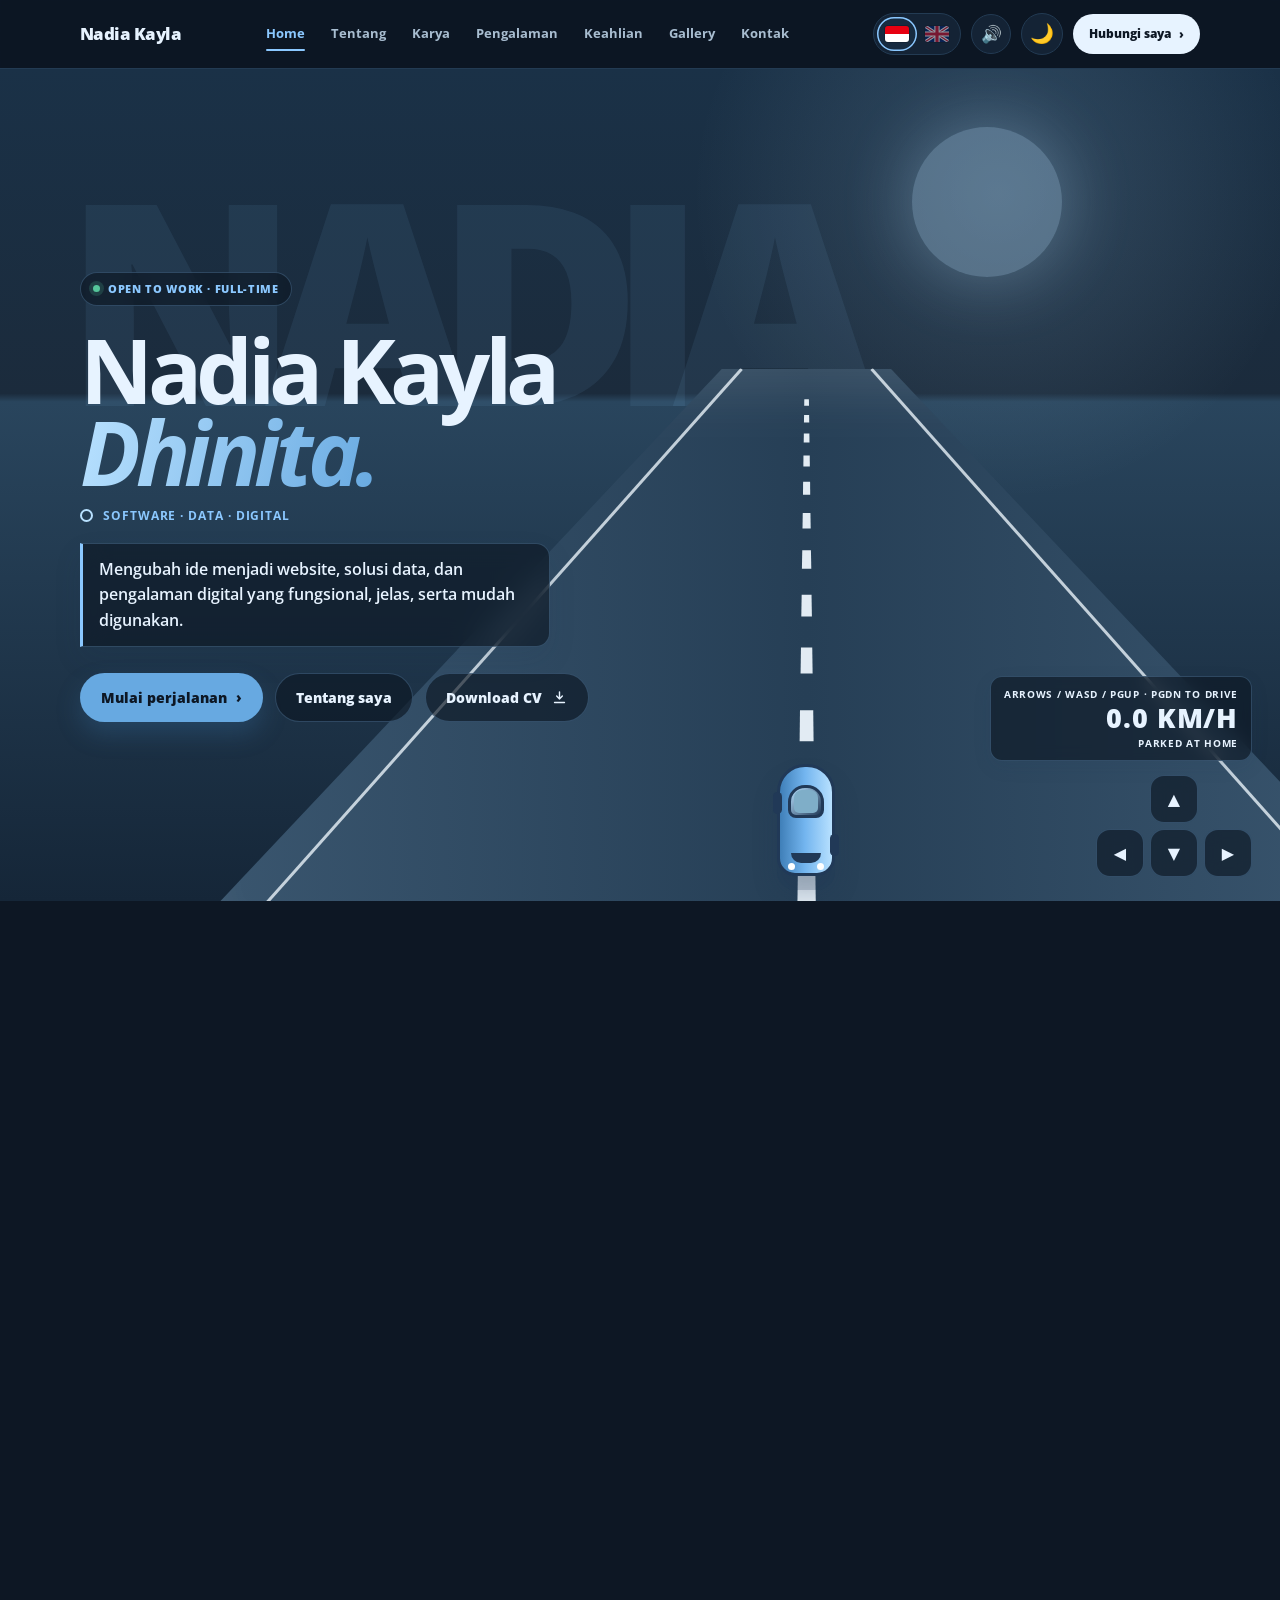
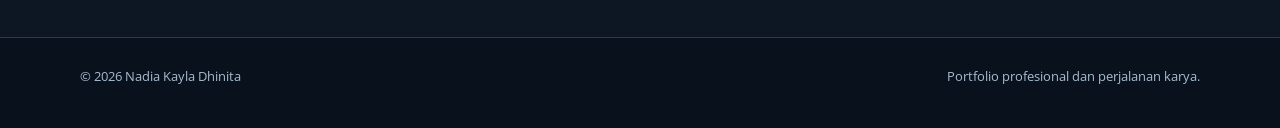
<file: portofolio-fixed/index.html>
<!doctype html>
<html lang="id" data-theme="dark">
<head>
  <meta charset="utf-8" />
  <meta name="viewport" content="width=device-width, initial-scale=1, viewport-fit=cover" />
  <meta name="description" content="Portofolio Nadia Kayla Dhinita — lulusan Teknik Informatika dengan fokus web development, data science, SEO, dan UI/UX." />
  <meta name="theme-color" content="#0d1724" />
  <meta property="og:title" content="Nadia Kayla Dhinita — Portfolio" />
  <meta property="og:description" content="Web · Data · SEO · UI/UX. Kumpulan karya, pengalaman, dan sertifikasi Nadia Kayla Dhinita." />
  <meta property="og:type" content="website" />
  <title>Nadia Kayla Dhinita — Portfolio</title>

  <!-- Terapkan tema & status intro sebelum render supaya tidak berkedip -->
  <script>
    (function () {
      var d = document.documentElement, t = 'dark', seen = false;
      d.classList.add('js');
      try { t = localStorage.getItem('nadia-portfolio-theme') || 'dark'; } catch (e) {}
      d.setAttribute('data-theme', t === 'light' ? 'light' : 'dark');
      try { seen = sessionStorage.getItem('nk-intro-seen') === '1'; } catch (e) {}
      if (seen) d.classList.add('skip-intro');
    })();
  </script>

  <link rel="icon" href="data:image/svg+xml,%3Csvg xmlns='http://www.w3.org/2000/svg' viewBox='0 0 100 100'%3E%3Ctext y='.9em' font-size='90'%3E🚗%3C/text%3E%3C/svg%3E" />
  <link rel="preconnect" href="https://fonts.googleapis.com" />
  <link rel="preconnect" href="https://fonts.gstatic.com" crossorigin />
  <link rel="stylesheet" href="https://fonts.googleapis.com/css2?family=Open+Sans:wght@400;500;600;700;800&display=swap" />

  <style>
    /* ============ Tokens ============ */
    :root {
      --ink: #22364a;
      --muted: #4a6075;
      --paper: #d6dee6;
      --white: #e4eaf0;
      --line: #bfcbd7;
      --blue: #5f9ccf;
      --accent: #2c6393;
      --accent-strong: #356fa2;
      --sky: #9bbfdc;
      --sky-soft: #cbd8e4;
      --mint: #c2d5e5;
      --lavender: #c9d7e5;
      --on-accent: #f4f7fa;
      --header-bg: rgba(214, 222, 230, .9);
      --frame: rgba(228, 234, 240, .92);
      --glass: rgba(224, 231, 239, .66);
      --glass-border: rgba(255, 255, 255, .32);
      --slide-glass: rgba(228, 234, 240, .93);
      --shadow: 0 20px 60px rgba(31, 51, 71, .16);
      --shadow-sm: 0 9px 26px rgba(31, 51, 71, .08);
      --hero-bg: radial-gradient(circle at 78% 15%, rgba(255,255,255,.14), transparent 25%), linear-gradient(180deg, #9db2c6 0%, #b1c2d2 39%, #96abbf 40%, #7b93aa 100%);
      --road: linear-gradient(90deg, #62809a, #4a657f 50%, #62809a);
      --sun: rgba(255, 255, 255, .26);
      --radius: 20px;
      --scene-h: 340px;
      color-scheme: light;
    }
    :root[data-theme="dark"] {
      --ink: #e7f3ff;
      --muted: #a8bdd0;
      --paper: #0d1724;
      --white: #142335;
      --line: #233b53;
      --blue: #8bc8ff;
      --accent: #8bc8ff;
      --accent-strong: #67a9e1;
      --sky: #b8e1ff;
      --sky-soft: #172b40;
      --mint: #1b394c;
      --lavender: #1b3047;
      --on-accent: #0d1724;
      --header-bg: rgba(13, 23, 36, .82);
      --frame: #1d3249;
      --glass: rgba(13, 23, 36, .66);
      --glass-border: rgba(139, 200, 255, .24);
      --slide-glass: rgba(255, 255, 255, .92);
      --shadow: 0 20px 60px rgba(0, 0, 0, .35);
      --shadow-sm: 0 9px 26px rgba(0, 0, 0, .22);
      --hero-bg: radial-gradient(circle at 78% 15%, rgba(184,225,255,.16), transparent 25%), linear-gradient(180deg, #1a3147 0%, #1b2b3c 39%, #29455d 40%, #152638 100%);
      --road: linear-gradient(90deg, #3a566f, #263f56 50%, #3a566f);
      --sun: rgba(184, 225, 255, .3);
      color-scheme: dark;
    }

    /* ============ Base ============ */
    *, *::before, *::after { box-sizing: border-box; }
    button, input, textarea, select { font: inherit; }
    html { scroll-behavior: smooth; scroll-padding-top: 88px; -webkit-text-size-adjust: 100%; }
    body {
      margin: 0;
      color: var(--ink);
      background: var(--paper);
      font-family: "Open Sans", ui-sans-serif, system-ui, -apple-system, "Segoe UI", sans-serif;
      line-height: 1.65;
      overflow-x: hidden;
      transition: background .3s ease, color .3s ease;
    }
    body::before {
      content: ""; position: fixed; inset: 0; z-index: -2; pointer-events: none;
      background-image: linear-gradient(rgba(115,181,239,.045) 1px, transparent 1px), linear-gradient(90deg, rgba(115,181,239,.045) 1px, transparent 1px);
      background-size: 52px 52px;
      -webkit-mask-image: linear-gradient(to bottom, rgba(0,0,0,.55), transparent 68%);
      mask-image: linear-gradient(to bottom, rgba(0,0,0,.55), transparent 68%);
    }
    img, iframe, svg { max-width: 100%; }
    a { color: inherit; text-decoration: none; }
    ul { margin: 0; padding: 0; }
    h1, h2, h3, p { overflow-wrap: break-word; }
    :where(a, button, [tabindex]):focus-visible { outline: 3px solid rgba(78,143,203,.55); outline-offset: 3px; border-radius: 6px; }
    :where(a, button) { -webkit-tap-highlight-color: transparent; }
    body.intro-active, body.modal-open { overflow: hidden; }

    .wrap { width: min(1120px, calc(100% - 40px)); margin-inline: auto; }
    section { padding: clamp(64px, 9vw, 96px) 0; }
    .skip-link { position: fixed; top: 10px; left: 14px; z-index: 200; padding: 10px 14px; border-radius: 999px; color: var(--on-accent); background: var(--accent-strong); font-size: .82rem; font-weight: 800; transform: translateY(-180%); transition: transform .2s ease; }
    .skip-link:focus { transform: translateY(0); }

    .eyebrow { display: inline-flex; align-items: center; gap: 9px; color: var(--accent); font-size: .7rem; font-weight: 800; letter-spacing: .15em; text-transform: uppercase; }
    .eyebrow::before { content: ""; width: 8px; height: 8px; border: 1.5px solid var(--sky); border-radius: 2px; background: var(--sky-soft); transform: rotate(45deg); }
    h2 { margin: 12px 0 0; font-size: clamp(1.9rem, 4vw, 3.2rem); line-height: 1.04; letter-spacing: -.05em; }
    .section-head { display: grid; grid-template-columns: minmax(0, 1.08fr) minmax(280px, .92fr); gap: 48px; align-items: end; margin-bottom: 36px; }
    .section-intro { max-width: 400px; margin: 0; color: var(--muted); }

    .button { display: inline-flex; align-items: center; justify-content: center; gap: 9px; min-height: 46px; padding: 12px 20px; border: 1px solid transparent; border-radius: 999px; font-size: .9rem; font-weight: 800; cursor: pointer; transition: transform .2s ease, background .2s ease, color .2s ease, border-color .2s ease; }
    .button:hover { transform: translateY(-2px); }
    .button.primary { color: var(--on-accent); background: var(--accent-strong); box-shadow: 0 12px 24px rgba(63,127,184,.25); }
    .button.primary:hover { background: var(--ink); color: var(--paper); }
    .button.ghost { color: var(--ink); border-color: var(--glass-border); background: var(--glass); backdrop-filter: blur(8px); -webkit-backdrop-filter: blur(8px); }
    .button.ghost:hover { background: var(--white); }

    .cursor-glow { position: fixed; top: 0; left: 0; z-index: -1; width: 340px; height: 340px; border-radius: 50%; pointer-events: none; opacity: 0; background: radial-gradient(circle, rgba(184,225,255,.3) 0%, rgba(184,225,255,.1) 30%, transparent 70%); filter: blur(5px); transform: translate3d(calc(var(--cx, -400px) - 50%), calc(var(--cy, -400px) - 50%), 0); transition: opacity .5s ease; }
    body.cursor-active .cursor-glow { opacity: .4; }

    /* ============ Intro ============ */
    .site-intro { position: fixed; inset: 0; z-index: 100; display: grid; place-items: center; overflow: hidden; color: #eaf6ff; background: #10263d; transition: opacity .7s ease, visibility .7s ease; }
    .skip-intro .site-intro { display: none; }
    .site-intro::before { content: ""; position: absolute; width: min(70vw, 760px); aspect-ratio: 1; border: 1px solid rgba(184,225,255,.22); border-radius: 50%; box-shadow: 0 0 0 55px rgba(184,225,255,.035), 0 0 0 110px rgba(184,225,255,.025); pointer-events: none; }
    .site-intro::after { content: ""; position: absolute; width: 24px; height: 24px; border: 1px solid var(--sky); border-radius: 50%; box-shadow: 0 0 28px rgba(184,225,255,.8); pointer-events: none; animation: intro-orbit 2.4s linear infinite; }
    .site-intro.is-done { opacity: 0; visibility: hidden; pointer-events: none; }
    .intro-grid { position: relative; z-index: 1; width: min(100% - 42px, 760px); }
    .intro-topline { display: flex; justify-content: space-between; padding-right: 110px; color: rgba(234,246,255,.62); font-size: .66rem; font-weight: 800; letter-spacing: .18em; text-transform: uppercase; }
    .intro-sound { position: absolute; top: -8px; right: 0; padding: 7px 11px; border: 1px solid rgba(184,225,255,.32); border-radius: 999px; color: rgba(234,246,255,.85); background: rgba(184,225,255,.08); font-size: .62rem; font-weight: 800; letter-spacing: .1em; text-transform: uppercase; cursor: pointer; }
    .intro-sound:hover { color: #10263d; background: var(--sky); }
    .intro-main { padding: 70px 0 40px; }
    .intro-kicker { display: flex; align-items: center; gap: 9px; margin-bottom: 20px; color: var(--sky); font-size: .7rem; font-weight: 800; letter-spacing: .18em; text-transform: uppercase; }
    .intro-kicker::before { content: ""; width: 10px; height: 10px; border: 2px solid var(--sky); border-radius: 50%; }
    .intro-title { margin: 0; color: #fff; font-size: clamp(2.8rem, 10vw, 7.5rem); font-weight: 800; letter-spacing: -.09em; line-height: .88; }
    .intro-title em { display: block; color: var(--sky); font-style: italic; }
    .intro-meta { display: flex; align-items: center; justify-content: space-between; gap: 18px; margin-top: 34px; color: rgba(234,246,255,.66); font-size: .76rem; font-weight: 700; letter-spacing: .08em; text-transform: uppercase; }
    .intro-progress { height: 2px; margin-top: 13px; overflow: hidden; background: rgba(184,225,255,.2); }
    .intro-progress::after { content: ""; display: block; width: 100%; height: 100%; background: var(--sky); transform-origin: left; animation: intro-progress 1.8s cubic-bezier(.2,.75,.25,1) both; }
    .intro-skip { margin-top: 26px; padding: 8px 0; border: 0; color: rgba(234,246,255,.75); background: none; font-size: .7rem; font-weight: 800; letter-spacing: .12em; text-transform: uppercase; cursor: pointer; }
    .intro-skip:hover { color: #fff; }
    @keyframes intro-progress { from { transform: scaleX(0); } to { transform: scaleX(1); } }
    @keyframes intro-orbit { from { transform: rotate(0) translateX(min(35vw, 380px)) rotate(0); } to { transform: rotate(360deg) translateX(min(35vw, 380px)) rotate(-360deg); } }

    /* ============ Header ============ */
    header { position: sticky; top: 0; z-index: 20; background: var(--header-bg); border-bottom: 1px solid var(--line); backdrop-filter: blur(16px); -webkit-backdrop-filter: blur(16px); }
    nav { display: flex; align-items: center; justify-content: space-between; gap: 18px; min-height: 68px; }
    .brand { font-size: 1.05rem; font-weight: 800; letter-spacing: -.03em; white-space: nowrap; }
    .nav-links { display: flex; align-items: center; gap: 26px; color: var(--muted); font-size: .8rem; font-weight: 700; }
    .nav-links a { position: relative; padding: 8px 0; transition: color .2s ease; }
    .nav-links a::after { content: ""; position: absolute; right: 0; bottom: 2px; left: 0; height: 2px; border-radius: 99px; background: var(--blue); transform: scaleX(0); transition: transform .25s ease; }
    .nav-links a:hover { color: var(--ink); }
    .nav-links a.active { color: var(--accent); }
    .nav-links a.active::after { transform: scaleX(1); }
    .nav-actions { display: flex; align-items: center; gap: 10px; }
    .theme-toggle { display: inline-grid; place-items: center; width: 42px; height: 42px; padding: 0; border: 1px solid var(--line); border-radius: 50%; color: var(--ink); background: var(--white); cursor: pointer; transition: transform .2s ease, border-color .2s ease; }
    .lang-toggle { display: inline-flex; align-items: center; padding: 3px; border: 1px solid var(--line); border-radius: 999px; background: var(--white); }
    .lang-toggle button { display: grid; place-items: center; width: 40px; height: 34px; padding: 0; border: 0; border-radius: 999px; background: transparent; cursor: pointer; opacity: .55; transition: opacity .2s ease, background .2s ease, transform .2s ease; }
    .lang-toggle .flag { width: 24px; height: 16px; border-radius: 3px; box-shadow: 0 0 0 1px rgba(0,0,0,.18); display: block; }
    .lang-toggle button:hover { opacity: 1; }
    .lang-toggle button[aria-pressed="true"] { opacity: 1; background: var(--sky-soft); box-shadow: inset 0 0 0 1.5px var(--blue); }
    .theme-toggle:hover { transform: translateY(-2px); border-color: var(--blue); }
    .theme-toggle-icon { font-size: 1.2rem; line-height: 1; font-family: "Apple Color Emoji", "Segoe UI Emoji", "Noto Color Emoji", sans-serif; }
    .nav-cta { display: inline-flex; align-items: center; gap: 8px; min-height: 40px; padding: 8px 16px; border-radius: 999px; color: var(--paper); background: var(--ink); font-size: .76rem; font-weight: 800; transition: transform .2s ease, background .2s ease; }
    .nav-cta:hover { background: var(--accent-strong); color: var(--on-accent); transform: translateY(-2px); }

    /* ============ Hero ============ */
    .hero { --road-center: 63%; position: relative; display: flex; align-items: center; min-height: max(640px, calc(100svh - 68px)); padding: 72px 0 48px; overflow: hidden; isolation: isolate; background: var(--hero-bg); }
    .hero::before { content: "NADIA"; position: absolute; z-index: -1; top: 14%; left: 5%; color: rgba(78,143,203,.1); font-size: clamp(7rem, 22vw, 23rem); font-weight: 800; letter-spacing: -.12em; line-height: .8; pointer-events: none; }
    :root[data-theme="dark"] .hero::before { color: rgba(139,200,255,.08); }
    .hero-sun { position: absolute; z-index: -1; top: 7%; right: 17%; width: 150px; height: 150px; border-radius: 50%; background: var(--sun); box-shadow: 0 0 70px var(--sun); }
    .hero-road { position: absolute; z-index: 0; right: -10%; bottom: -2%; left: 16%; height: 66%; background: var(--road); box-shadow: inset 0 25px 50px rgba(255,255,255,.1); clip-path: polygon(43% 0, 57% 0, 100% 100%, 0 100%); }
    .road-markings { position: absolute; inset: 0; width: 100%; height: 100%; overflow: visible; }
    .road-edge line { stroke: rgba(238,247,253,.78); stroke-width: 3; vector-effect: non-scaling-stroke; }
    .road-dash polygon { fill: rgba(238,247,253,.94); }
    .hero-content > * { pointer-events: auto; }
    .hero-content { pointer-events: none; position: relative; z-index: 3; display: flex; flex-direction: column; align-items: flex-start; }
    .availability-badge { display: inline-flex; align-items: center; gap: 8px; margin: 0 0 22px; padding: 7px 12px; border: 1px solid var(--glass-border); border-radius: 999px; color: var(--accent); background: var(--glass); font-size: .68rem; font-weight: 800; letter-spacing: .06em; text-transform: uppercase; backdrop-filter: blur(8px); -webkit-backdrop-filter: blur(8px); }
    .availability-badge::before { content: ""; width: 7px; height: 7px; border-radius: 50%; background: #55c59a; box-shadow: 0 0 0 4px rgba(85,197,154,.18); }
    .hero h1 { max-width: 700px; margin: 0 0 14px; font-size: clamp(2.9rem, 8vw, 5.6rem); line-height: .92; letter-spacing: -.06em; }
    .hero h1 em { font-style: italic; background: linear-gradient(105deg, #4a8bc4, #2b6296); -webkit-background-clip: text; background-clip: text; -webkit-text-fill-color: transparent; padding-right: .06em; }
    :root[data-theme="dark"] .hero h1 em { background: linear-gradient(105deg, #b8e1ff, #67a9e1); -webkit-background-clip: text; background-clip: text; }
    .hero-kicker { display: flex; align-items: center; gap: 10px; color: var(--accent); font-size: .72rem; font-weight: 700; letter-spacing: .08em; text-transform: uppercase; }
    .hero-kicker span { width: 13px; height: 13px; border: 2px solid var(--sky); border-radius: 50%; }
    .hero-description { max-width: 470px; margin: 18px 0 0; padding: 13px 16px; border: 1px solid var(--glass-border); border-left: 3px solid var(--blue); border-radius: 0 14px 14px 0; color: var(--ink); background: var(--glass); box-shadow: 0 12px 28px rgba(33,57,87,.1); backdrop-filter: blur(12px); -webkit-backdrop-filter: blur(12px); font-size: .98rem; font-weight: 600; line-height: 1.6; }
    .hero .actions { display: flex; flex-wrap: wrap; gap: 12px; margin-top: 26px; }

    /* Hero motion: masuk bertahap setelah intro, plus gerak ambient */
    .js:not(.skip-intro) .hero { --hero-delay: 1.85s; }
    .js .hero { --hero-delay: 0s; }
    .hero-content > * { animation: hero-rise 1s cubic-bezier(.2,.75,.25,1) both; animation-delay: calc(var(--hero-delay) + var(--d, 0s)); }
    .hero-content > .availability-badge { --d: .05s; }
    .hero-content > h1 { --d: .18s; }
    .hero-content > .hero-kicker { --d: .34s; }
    .hero-content > .hero-description { --d: .44s; }
    .hero-content > .actions { --d: .56s; }
    .hero-road { animation: hero-road-in 1.4s cubic-bezier(.2,.75,.25,1) both; animation-delay: var(--hero-delay); }
    .hero-sun { animation: hero-sun-float 9s ease-in-out infinite, hero-fade 1.2s ease both; animation-delay: 0s, var(--hero-delay); }
    .hero::before { animation: hero-drift 16s ease-in-out infinite alternate; }
    .availability-badge::before { animation: hero-ping 2.2s ease-out infinite; }
    .hero-kicker span { animation: hero-spin 9s linear infinite; }
    .hero h1 em { display: inline-block; animation: hero-rise 1s cubic-bezier(.2,.75,.25,1) both, hero-tilt 6s ease-in-out calc(var(--hero-delay) + 1.2s) infinite; animation-delay: calc(var(--hero-delay) + .3s), calc(var(--hero-delay) + 1.2s); }
    @keyframes hero-rise { from { opacity: 0; transform: translateY(26px); filter: blur(6px); } to { opacity: 1; transform: none; filter: none; } }
    @keyframes hero-fade { from { opacity: 0; } to { opacity: 1; } }
    @keyframes hero-road-in { from { opacity: 0; transform: translateY(40px); } to { opacity: 1; transform: none; } }
    @keyframes hero-sun-float { 0%, 100% { transform: translateY(0) scale(1); } 50% { transform: translateY(14px) scale(1.04); } }
    @keyframes hero-drift { from { transform: translateX(-2.5%); } to { transform: translateX(2.5%); } }
    @keyframes hero-ping { 0% { box-shadow: 0 0 0 0 rgba(85,197,154,.45); } 70%, 100% { box-shadow: 0 0 0 9px rgba(85,197,154,0); } }
    @keyframes hero-spin { to { transform: rotate(360deg); } }
    @keyframes hero-tilt { 0%, 100% { transform: translateY(0) rotate(0deg); } 50% { transform: translateY(-3px) rotate(-.6deg); } }

    /* Mini game */
    .hero-game { position: absolute; z-index: 2; inset: 0; pointer-events: none; }
    .game-car { position: absolute; bottom: 3%; left: calc(var(--road-center) + var(--car-x, 0px)); width: 58px; height: 112px; border: 3px solid #213957; border-radius: 28px 28px 18px 18px; background: linear-gradient(90deg, #3f7fb8 0%, #73b5ef 48%, #b8e1ff 100%); box-shadow: 0 14px 0 rgba(33,57,87,.2), 0 17px 23px rgba(33,57,87,.25); transform: translateX(-50%) translateY(var(--car-y, 0px)) rotate(var(--car-rotate, 0deg)) scale(var(--car-scale, 1)); transition: transform .08s linear; }
    .game-car::before { content: ""; position: absolute; top: 18px; left: 8px; right: 8px; height: 33px; border: 3px solid #213957; border-radius: 17px 17px 8px 8px; background: linear-gradient(135deg, #b8e1ff, #213957); }
    .game-car::after { content: ""; position: absolute; right: 11px; bottom: 10px; left: 11px; height: 10px; border-radius: 0 0 10px 10px; background: #213957; }
    .car-window { position: absolute; z-index: 1; top: 23px; left: 14px; width: 24px; height: 23px; border-radius: 8px 8px 5px 5px; background: #7faec8; }
    .car-light { position: absolute; z-index: 2; bottom: 3px; width: 7px; height: 7px; border-radius: 50%; background: #fff; }
    .car-light.left { left: 8px; } .car-light.right { right: 8px; }
    .car-wheel { position: absolute; width: 9px; height: 22px; border-radius: 7px; background: #213957; }
    .car-wheel.front { left: -7px; top: 25px; } .car-wheel.back { right: -7px; top: 67px; }
    .game-hud { position: absolute; right: 28px; bottom: 140px; display: flex; flex-direction: column; align-items: flex-end; padding: 9px 13px; border: 1px solid var(--glass-border); border-radius: 12px; color: var(--ink); background: var(--glass); box-shadow: 0 6px 18px rgba(33,57,87,.1); backdrop-filter: blur(8px); -webkit-backdrop-filter: blur(8px); text-transform: uppercase; }
    .game-hud strong { font-size: clamp(1.1rem, 2.2vw, 1.7rem); font-weight: 800; letter-spacing: .03em; line-height: 1.2; }
    .game-hud small, .game-status { font-size: .62rem; font-weight: 700; letter-spacing: .07em; }
    .game-pad { display: grid; position: absolute; right: 28px; bottom: 24px; grid-template-columns: repeat(3, 48px); grid-template-rows: repeat(2, 48px); gap: 6px; pointer-events: auto; touch-action: none; }
    .game-pad button { display: grid; place-items: center; padding: 0; border: 1px solid var(--glass-border); border-radius: 14px; color: var(--ink); background: var(--glass); backdrop-filter: blur(8px); -webkit-backdrop-filter: blur(8px); font-size: 1rem; line-height: 1; cursor: pointer; touch-action: none; user-select: none; -webkit-user-select: none; -webkit-touch-callout: none; }
    .game-pad button:active { background: var(--accent-strong); color: var(--on-accent); transform: scale(.94); }
    .game-pad [data-key="arrowup"] { grid-column: 2; grid-row: 1; }
    .game-pad [data-key="arrowleft"] { grid-column: 1; grid-row: 2; }
    .game-pad [data-key="arrowdown"] { grid-column: 2; grid-row: 2; }
    .game-pad [data-key="arrowright"] { grid-column: 3; grid-row: 2; }

    /* ============ About ============ */
    .about-grid { display: grid; grid-template-columns: .82fr 1.18fr; gap: clamp(32px, 6vw, 64px); align-items: start; }
    .about-lead { max-width: 530px; margin: 14px 0 0; font-size: clamp(1.4rem, 2.6vw, 2.1rem); line-height: 1.2; letter-spacing: -.04em; }
    .about-text { margin: 0 0 16px; color: var(--muted); }
    .facts { display: grid; grid-template-columns: repeat(2, minmax(0, 1fr)); gap: 14px; margin-top: 28px; }
    .fact { padding: 16px 18px; border: 1px solid var(--line); border-radius: 14px; background: var(--white); box-shadow: var(--shadow-sm); }
    .fact b { display: block; margin-bottom: 2px; color: var(--accent); font-size: .74rem; letter-spacing: .1em; text-transform: uppercase; }
    .fact span { color: var(--muted); font-size: .92rem; overflow-wrap: anywhere; }

    /* ============ Work ============ */
    .work-section, .experience-section, .gallery-section { background: var(--paper); }
    .work-section .section-intro { padding: 4px 0 4px 18px; border-left: 2px solid var(--sky); }
    .project-grid { display: grid; grid-template-columns: repeat(auto-fill, minmax(min(100%, 300px), 1fr)); gap: 18px; }
    .project { display: flex; flex-direction: column; overflow: hidden; border: 1px solid var(--line); border-radius: 18px; background: var(--white); box-shadow: var(--shadow-sm); transition: transform .25s ease, box-shadow .25s ease, border-color .25s ease; }
    .project:hover { transform: translateY(-5px); border-color: var(--sky); box-shadow: var(--shadow); }
    .project-preview { display: block; width: 100%; height: 172px; border: 0; border-bottom: 1px solid var(--line); object-fit: cover; object-position: top center; background: var(--sky-soft); pointer-events: none; transition: transform .55s cubic-bezier(.2,.75,.25,1); }
    .project:hover .project-preview { transform: scale(1.03); }
    .project-media { position: relative; overflow: hidden; }
    .project-preview-art { display: grid; place-items: center; color: rgba(255,255,255,.94); font-size: 1.25rem; font-weight: 800; letter-spacing: .08em; line-height: 1; text-align: center; text-transform: uppercase; background: radial-gradient(circle at 72% 25%, rgba(255,255,255,.4), transparent 20%), linear-gradient(135deg, #d8c8ff, #879fda 55%, #213957); }
    .project-body { display: flex; flex: 1; flex-direction: column; padding: 20px 22px 6px; }
    .project-label { color: var(--accent); font-size: .7rem; font-weight: 800; letter-spacing: .12em; text-transform: uppercase; }
    .project h3 { margin: 8px 0 0; font-size: 1.35rem; line-height: 1.12; letter-spacing: -.04em; }
    .project p { margin: 10px 0 0; color: var(--muted); font-size: .9rem; }
    .project-stack { display: flex; flex-wrap: wrap; gap: 6px; margin-top: auto; padding-top: 16px; list-style: none; }
    .project-stack li { padding: 4px 10px; border: 1px solid var(--line); border-radius: 999px; color: var(--accent); background: var(--sky-soft); font-size: .66rem; font-weight: 800; letter-spacing: .02em; }
    .project-link { display: inline-flex; align-items: center; align-self: flex-start; min-height: 44px; margin: 4px 22px 14px; padding: 0; border: 0; color: var(--accent); background: transparent; font-size: .88rem; font-weight: 800; text-decoration: underline; text-decoration-color: rgba(115,181,239,.7); text-underline-offset: 4px; cursor: pointer; transition: color .2s ease, transform .2s ease; }
    .project-link:hover { color: var(--ink); transform: translateX(4px); }

    /* ============ Experience ============ */
    .timeline { display: grid; }
    .timeline-item { display: grid; grid-template-columns: 160px 1fr; gap: 28px; padding: 26px 0; border-top: 1px solid var(--line); }
    .timeline-item:last-child { border-bottom: 1px solid var(--line); }
    .timeline-period { color: var(--accent); font-size: .76rem; font-weight: 800; letter-spacing: .08em; text-transform: uppercase; }
    .timeline-content h3 { margin: 0 0 4px; font-size: 1.22rem; letter-spacing: -.035em; }
    .timeline-content .role { display: block; margin-bottom: 12px; color: var(--accent); font-size: .9rem; font-weight: 700; }
    .exp-summary { margin: 0 0 14px; color: var(--ink); font-size: .95rem; line-height: 1.6; }
    .exp-points { padding-left: 18px; color: var(--muted); font-size: .9rem; }
    .exp-points li + li { margin-top: 7px; }
    .exp-points li::marker { color: var(--blue); }
    .exp-tags { display: flex; flex-wrap: wrap; gap: 6px; margin-top: 16px; padding: 0; list-style: none; }
    .exp-tags li { padding: 4px 10px; border: 1px solid var(--line); border-radius: 999px; color: var(--accent); background: var(--sky-soft); font-size: .66rem; font-weight: 800; letter-spacing: .02em; }
    .credentials { display: grid; grid-template-columns: repeat(2, minmax(0, 1fr)); gap: 18px; margin-top: 56px; }
    .credential-card { padding: 24px; border: 1px solid var(--line); border-radius: var(--radius); background: var(--white); box-shadow: var(--shadow-sm); }
    .credential-card.wide, .credential-card.awards-card { grid-column: 1 / -1; }
    .credential-card h3 { margin: 12px 0 14px; font-size: 1.2rem; letter-spacing: -.035em; }
    .credential-card ul { padding-left: 18px; color: var(--muted); font-size: .9rem; }
    .credential-card li + li { margin-top: 8px; }
    .credential-card a { color: var(--accent); font-weight: 700; text-decoration: underline; text-decoration-thickness: 1px; text-underline-offset: 3px; }
    .certificate-links { columns: 2; column-gap: 34px; }
    .certificate-links li { break-inside: avoid; }

    .credential-slider { position: relative; height: clamp(280px, 40vw, 440px); margin-top: 18px; overflow: hidden; border-radius: 16px; background: var(--paper); touch-action: pan-y; }
    .credential-slide { position: absolute; inset: 0; display: flex; flex-direction: column; justify-content: flex-end; padding: 24px; opacity: 0; visibility: hidden; transform: translateX(18px); transition: opacity .45s ease, transform .45s ease, visibility .45s ease; pointer-events: none; }
    .credential-slide.active { opacity: 1; visibility: visible; transform: none; pointer-events: auto; }
    .credential-slide img { position: absolute; inset: 0; z-index: 0; width: 100%; height: 100%; object-fit: contain; background: #d3dce5; -webkit-user-drag: none; }
    .credential-slide::after { content: ""; position: absolute; inset: 0; z-index: 1; background: linear-gradient(180deg, rgba(17,34,63,0) 35%, rgba(17,34,63,.86) 100%); }
    .credential-slide .slide-copy { position: relative; z-index: 2; max-width: 88%; color: #fff; }
    .credential-slide .slide-copy strong { display: block; margin-bottom: 4px; font-size: 1.08rem; line-height: 1.2; }
    .credential-slide .slide-copy > span { display: block; color: rgba(255,255,255,.82); font-size: .78rem; line-height: 1.45; }
    .credential-slide .slide-link, .credential-slide .slide-copy a { display: inline-flex; align-items: center; margin: 10px 8px 0 0; padding: 7px 12px; border: 1px solid rgba(255,255,255,.42); border-radius: 999px; color: #fff; background: rgba(17,34,63,.45); font-size: .74rem; font-weight: 800; text-decoration: none; backdrop-filter: blur(8px); -webkit-backdrop-filter: blur(8px); transition: background .2s ease; }
    .credential-slide .slide-copy a:hover, a.credential-slide:hover .slide-link { background: var(--accent-strong); }
    .credential-controls { position: absolute; top: 14px; right: 14px; z-index: 4; display: flex; gap: 8px; }
    .credential-arrow { display: grid; place-items: center; width: 38px; height: 38px; padding: 0 0 2px; border: 1px solid rgba(255,255,255,.8); border-radius: 50%; color: #213957; background: rgba(255,255,255,.9); box-shadow: 0 6px 16px rgba(23,43,90,.16); font-size: 1.25rem; line-height: 1; cursor: pointer; transition: transform .2s ease, background .2s ease, color .2s ease; }
    .credential-arrow:hover { color: #fff; background: var(--accent-strong); transform: translateY(-2px); }
    .credential-dots { position: absolute; right: 18px; bottom: 18px; z-index: 4; display: flex; gap: 6px; }
    .credential-dot, .carousel-dot { width: 8px; height: 8px; padding: 0; border: 0; border-radius: 99px; background: rgba(255,255,255,.6); cursor: pointer; transition: width .25s ease, background .25s ease; }
    .credential-dot.active { width: 22px; background: var(--mint); }

    /* ============ Skills ============ */
    .skills-grid { display: grid; grid-template-columns: repeat(auto-fit, minmax(min(100%, 230px), 1fr)); gap: 14px; }
    .skill { padding: 22px 20px; border: 1px solid var(--line); border-radius: 17px; background: var(--white); box-shadow: var(--shadow-sm); transition: transform .25s ease; }
    .skill:hover { transform: translateY(-4px); }
    .skill-icon { display: grid; place-items: center; width: 36px; height: 36px; margin-bottom: 20px; border-radius: 10px; color: var(--accent); background: var(--lavender); font-size: .85rem; font-weight: 800; }
    .skill h3 { margin: 0 0 6px; font-size: 1rem; }
    .skill p { margin: 0; color: var(--muted); font-size: .86rem; }

    /* ============ Gallery ============ */
    .gallery-section { overflow: hidden; }
    .gallery-layout { display: grid; grid-template-columns: .72fr 1.28fr; gap: clamp(32px, 6vw, 86px); align-items: center; }
    .gallery-intro { max-width: 380px; }
    .gallery-intro h2 { margin: 14px 0 18px; font-size: clamp(2.3rem, 4.5vw, 4.3rem); letter-spacing: -.07em; line-height: .96; }
    .gallery-intro h2 span { color: var(--blue); }
    .gallery-intro p { margin: 0; color: var(--muted); }
    .gallery-stage { position: relative; display: flex; flex-direction: column; align-items: center; gap: 16px; padding: 28px 0 8px; perspective: 1200px; }
    .gallery-stage .shape { position: absolute; border-radius: 34px; pointer-events: none; transition: transform .5s cubic-bezier(.2,.8,.2,1); }
    .gallery-stage .shape.one { inset: 56px 12% 36px; background: var(--sky-soft); transform: translate3d(var(--shape-x, 0), var(--shape-y, 0), 0); }
    .gallery-stage .shape.two { inset: 36px 16% 56px; border: 1px solid var(--line); background: var(--lavender); transform: translate3d(var(--shape-x-r, 0), var(--shape-y-r, 0), 0); }
    :root[data-theme="dark"] .gallery-stage .shape.one { background: #142b40; }
    :root[data-theme="dark"] .gallery-stage .shape.two { border-color: rgba(139,200,255,.14); background: #17283a; }
    .carousel { position: relative; z-index: 2; width: min(420px, 88%); aspect-ratio: 4 / 5; overflow: hidden; border: 9px solid var(--frame); border-radius: 30px; background: var(--sky-soft); box-shadow: 0 30px 70px rgba(26,62,102,.22), 0 0 0 1px rgba(184,225,255,.4); transform: rotateX(var(--tilt-y, 0deg)) rotateY(var(--tilt-x, 0deg)); transition: transform .18s cubic-bezier(.2,.8,.2,1), box-shadow .4s ease; touch-action: pan-y; cursor: grab; }
    .carousel:active { cursor: grabbing; }
    .carousel::before { content: ""; position: absolute; inset: 0; z-index: 5; background: linear-gradient(110deg, transparent 25%, rgba(255,255,255,.6) 48%, transparent 67%); background-size: 220% 100%; pointer-events: none; mix-blend-mode: screen; animation: frame-shine 8s ease-in-out infinite; }
    @keyframes frame-shine { 0%, 58%, 100% { opacity: 0; background-position: -120% 0; } 70% { opacity: .8; background-position: 120% 0; } 80% { opacity: 0; } }
    .slide { position: absolute; inset: 0; display: flex; align-items: flex-end; padding: 16px; opacity: 0; visibility: hidden; transform: scale(1.025); transition: opacity .7s ease, visibility .7s ease, transform .7s cubic-bezier(.2,.8,.2,1); }
    .slide.active { opacity: 1; visibility: visible; transform: none; }
    .profile-photo { position: absolute; inset: 0; width: 100%; height: 100%; object-fit: contain; background: var(--sky-soft); -webkit-user-drag: none; }
    .slide:not(.achievement-slide) .profile-photo { object-fit: cover; object-position: center top; background: #0d3b98; }
    .slide::before { content: ""; position: absolute; inset: 0; z-index: 1; background: linear-gradient(180deg, transparent 50%, rgba(17,34,63,.28) 100%); pointer-events: none; }
    .slide .slide-copy { position: relative; z-index: 2; width: 100%; padding: 12px 14px; border: 1px solid rgba(211,229,241,.92); border-radius: 15px; color: #213957; background: var(--slide-glass); box-shadow: 0 10px 24px rgba(34,71,111,.12); backdrop-filter: blur(9px); -webkit-backdrop-filter: blur(9px); }
    .slide-tag { display: block; margin-bottom: 4px; color: #3f7fb8; font-size: .66rem; font-weight: 800; letter-spacing: .13em; text-transform: uppercase; }
    .slide .slide-copy strong { display: block; font-size: 1.1rem; line-height: 1.2; letter-spacing: -.02em; }
    .slide .slide-copy small { display: block; color: #5d7389; font-size: .76rem; line-height: 1.4; }
    .slide .slide-copy a { display: inline-block; margin-top: 6px; color: #3f7fb8; font-size: .74rem; font-weight: 800; text-decoration: underline; text-underline-offset: 3px; }
    .carousel-topline { position: absolute; z-index: 6; top: 12px; left: 14px; right: 14px; display: flex; align-items: center; justify-content: space-between; gap: 10px; padding: 6px 10px; border: 1px solid rgba(255,255,255,.7); border-radius: 9px; color: #214b72; background: var(--slide-glass); box-shadow: 0 5px 14px rgba(33,57,87,.08); backdrop-filter: blur(8px); -webkit-backdrop-filter: blur(8px); font-size: .58rem; font-weight: 800; letter-spacing: .12em; line-height: 1.2; text-transform: uppercase; pointer-events: none; }
    .carousel-topline strong { color: #3f7fb8; font-size: .62rem; }
    .carousel-progress { position: absolute; z-index: 6; top: 46px; right: 18px; left: 18px; height: 2px; overflow: hidden; border-radius: 99px; background: rgba(17,34,63,.14); pointer-events: none; }
    .carousel-progress::after { content: ""; display: block; width: calc(var(--progress, 25) * 1%); height: 100%; border-radius: inherit; background: var(--blue); transition: width .6s cubic-bezier(.2,.8,.2,1); }
    .carousel-ui { position: relative; z-index: 3; display: flex; align-items: center; gap: 8px; }
    .carousel-ui .carousel-dot { background: var(--line); }
    .carousel-ui .carousel-dot.active { width: 22px; background: var(--accent-strong); }
    .carousel-arrow { display: grid; place-items: center; width: 40px; height: 40px; padding: 0 0 2px; border: 1px solid var(--line); border-radius: 50%; color: var(--ink); background: var(--white); font-size: 1.25rem; line-height: 1; cursor: pointer; transition: transform .2s ease, background .2s ease, color .2s ease; }
    .carousel-arrow:hover { color: var(--on-accent); background: var(--accent-strong); transform: translateY(-2px); }

    /* ============ Contact & footer ============ */
    .contact { padding-bottom: clamp(70px, 9vw, 105px); }
    .contact-box { position: relative; display: grid; grid-template-columns: minmax(0, 1fr) auto; gap: 30px; align-items: center; padding: clamp(28px, 5vw, 44px); overflow: hidden; color: #fff; background: linear-gradient(135deg, #24507a, #183a5a); border-radius: 26px; }
    .contact-box::after { content: ""; position: absolute; right: -90px; bottom: -140px; width: 240px; height: 240px; border: 48px solid rgba(198,242,233,.22); border-radius: 50%; pointer-events: none; }
    .contact-box > * { position: relative; z-index: 1; }
    .contact-box .eyebrow { color: #b8e1ff; }
    .contact-box .eyebrow::before { border-color: var(--sky); background: transparent; }
    .contact-box h2 { max-width: 560px; color: #fff; }
    .contact-details { display: flex; flex-wrap: wrap; gap: 8px 22px; margin-top: 20px; font-size: .9rem; }
    .social-link { display: inline-flex; align-items: center; gap: 8px; min-height: 36px; color: rgba(255,255,255,.9); text-decoration: underline; text-underline-offset: 3px; overflow-wrap: anywhere; transition: color .2s ease; }
    .social-link:hover { color: var(--sky); }
    .social-icon { flex: 0 0 20px; width: 20px; height: 20px; }
    .contact-box .button { color: #10263d; background: var(--sky); }
    .contact-box .button:hover { color: #10263d; background: #fff; }
    .contact-actions { display: flex; flex-direction: column; gap: 10px; }
    .contact-box .button.outline { color: #fff; background: transparent; border-color: rgba(255,255,255,.5); }
    .contact-box .button.outline:hover { color: #10263d; background: var(--sky); border-color: var(--sky); }
    .btn-icon { width: 17px; height: 17px; flex: 0 0 17px; }
    footer { padding: 28px 0 calc(40px + env(safe-area-inset-bottom)); border-top: 1px solid var(--line); color: var(--muted); font-size: .83rem; }
    :root[data-theme="dark"] footer { background: #08111c; }
    footer .wrap { display: flex; flex-wrap: wrap; justify-content: space-between; gap: 6px 20px; }
    footer p { margin: 0; }

    /* ============ Project modal ============ */
    .project-modal[hidden] { display: none; }
    .project-modal { position: fixed; inset: 0; z-index: 90; display: grid; place-items: center; padding: 22px; }
    .project-modal-backdrop { position: absolute; inset: 0; background: rgba(13,23,36,.62); backdrop-filter: blur(7px); -webkit-backdrop-filter: blur(7px); }
    .project-modal-card { position: relative; z-index: 1; width: min(940px, 100%); max-height: min(740px, calc(100dvh - 44px)); overflow: auto; overscroll-behavior: contain; padding: 14px; border: 1px solid var(--line); border-radius: 24px; background: var(--white); box-shadow: 0 28px 80px rgba(0,0,0,.32); animation: modal-in .3s ease both; }
    @keyframes modal-in { from { opacity: 0; transform: translateY(14px) scale(.98); } to { opacity: 1; transform: none; } }
    .project-modal-close { position: absolute; top: 24px; right: 24px; z-index: 5; display: grid; place-items: center; width: 40px; height: 40px; padding: 0 0 2px; border: 1px solid var(--line); border-radius: 50%; color: var(--ink); background: var(--white); font-size: 1.3rem; line-height: 1; cursor: pointer; }
    .project-modal-close:hover { color: var(--on-accent); background: var(--accent-strong); }
    .project-modal-grid { display: grid; grid-template-columns: 1.04fr .96fr; gap: 28px; align-items: stretch; }
    .project-modal-grid.no-evidence { grid-template-columns: 1fr; }
    .project-modal-evidence { position: relative; min-height: 360px; overflow: hidden; border-radius: 17px; background: var(--sky-soft); }
    .project-modal-evidence[hidden] { display: none; }
    .project-modal-evidence img { display: block; width: 100%; height: 100%; min-height: 360px; object-fit: contain; }
    .project-evidence-controls { position: absolute; left: 12px; right: 12px; bottom: 12px; z-index: 2; display: flex; align-items: center; justify-content: space-between; gap: 10px; }
    .project-evidence-controls[hidden] { display: none; }
    .project-evidence-arrow { display: grid; place-items: center; width: 38px; height: 38px; flex: 0 0 auto; padding: 0 0 2px; border: 1px solid rgba(255,255,255,.75); border-radius: 50%; color: #213957; background: rgba(255,255,255,.92); box-shadow: 0 6px 16px rgba(19,42,67,.16); font-size: 1.2rem; line-height: 1; cursor: pointer; transition: transform .2s ease, color .2s ease, background .2s ease; }
    .project-evidence-arrow:hover { color: #fff; background: #3f7fb8; transform: translateY(-2px); }
    .project-evidence-dots { display: flex; align-items: center; justify-content: center; flex-wrap: wrap; gap: 5px; min-width: 0; max-width: 70%; padding: 6px 10px; border-radius: 99px; background: rgba(255,255,255,.7); }
    .project-evidence-dot { width: 6px; height: 6px; padding: 0; border: 0; border-radius: 99px; background: rgba(33,57,87,.3); cursor: pointer; transition: width .2s ease, background .2s ease; }
    .project-evidence-dot.active { width: 18px; background: #3f7fb8; }
    .project-modal-copy { padding: 30px 28px 24px 8px; }
    .project-modal-copy h2 { margin: 12px 0; font-size: clamp(1.9rem, 4vw, 3rem); }
    .project-modal-copy p { color: var(--muted); }
    .project-modal-copy ul { margin-top: 16px; padding-left: 19px; color: var(--muted); font-size: .9rem; }
    .project-modal-copy li + li { margin-top: 8px; }
    .project-modal-actions { display: flex; flex-wrap: wrap; gap: 12px; margin-top: 24px; }
    .project-modal-actions a { display: inline-flex; align-items: center; gap: 7px; min-height: 44px; padding: 10px 16px; border-radius: 999px; color: #10263d; background: var(--sky); font-size: .82rem; font-weight: 800; }
    .project-modal-actions a:hover { color: #fff; background: #3f7fb8; }

    /* ============ Reveal ============ */
    .js .reveal { opacity: 0; transform: translateY(22px); transition: opacity .7s ease, transform .7s cubic-bezier(.2,.75,.25,1); }
    .js .reveal.from-top { transform: translateY(-22px); }
    .js .reveal.is-visible { opacity: 1; transform: none; }

    /* ============ Responsive ============ */
    @media (max-width: 1000px) {
      .nav-links { gap: 18px; }
      .nav-cta { display: none; }
    }
    @media (max-width: 850px) {
      .section-head { display: block; }
      .section-intro { max-width: none; margin-top: 16px; }
      .about-grid, .gallery-layout { grid-template-columns: 1fr; gap: 32px; }
      .gallery-intro { max-width: 620px; }
      .timeline-item { grid-template-columns: 1fr; gap: 6px; }
      .project-modal-grid { grid-template-columns: 1fr; gap: 0; }
      .project-modal-copy { padding: 22px 14px 14px; }
    }
    @media (max-width: 760px) {
      html { scroll-padding-top: 112px; }
      .wrap { width: calc(100% - 32px); }
      nav { flex-wrap: wrap; gap: 0 12px; min-height: 0; padding-top: 8px; }
      .nav-actions { margin-left: auto; gap: 8px; }
      .theme-toggle { width: 38px; height: 38px; }
      .lang-toggle button { width: 36px; height: 30px; }
      .nav-links { order: 3; width: 100%; gap: 22px; margin: 2px -16px 0; padding: 2px 16px 6px; overflow-x: auto; scrollbar-width: none; -webkit-overflow-scrolling: touch; }
      .nav-links::-webkit-scrollbar { display: none; }
      .nav-links a { flex: 0 0 auto; padding: 8px 0 9px; }

      .hero { --road-center: 50%; display: block; min-height: 0; padding: 40px 0 0; }
      .hero::before { top: 3%; left: 2%; font-size: 36vw; }
      .hero-sun { top: 4%; right: 6%; width: 86px; height: 86px; }
      .hero-content { width: calc(100% - 32px); margin-inline: auto; padding-bottom: calc(var(--scene-h) + 28px); }
      .hero h1 { font-size: clamp(2.9rem, 15vw, 4.4rem); }
      .hero-description { font-size: .94rem; }
      .hero .actions { width: 100%; }
      .hero .actions .button { flex: 1 1 calc(50% - 6px); white-space: nowrap; }
      .hero .actions .button.primary { flex-basis: 100%; }
      .hero-road { right: -20%; bottom: 0; left: -20%; height: var(--scene-h); }
      .hero-game { inset: auto 0 0 0; height: var(--scene-h); }
      .game-car { bottom: 18px; --car-scale: .72; }
      .game-hud { right: 14px; bottom: 16px; padding: 7px 10px; }
      .game-hud strong { font-size: 1.05rem; }
      .game-hud small, .game-status { font-size: .54rem; }
      .game-pad { right: auto; left: 14px; bottom: 14px; }

      .facts { grid-template-columns: 1fr 1fr; gap: 10px; }
      .fact { padding: 13px 14px; }
      .project-preview { height: 190px; }
      .credentials { grid-template-columns: 1fr; margin-top: 44px; }
      .credential-card { padding: 20px; }
      .certificate-links { columns: 1; }
      .credential-slider { height: clamp(250px, 70vw, 320px); }
      .credential-slide { padding: 16px; }
      .credential-slide .slide-copy { max-width: 100%; }
      .credential-controls { top: 10px; right: 10px; }
      .credential-arrow { width: 36px; height: 36px; }
      .gallery-stage { padding-top: 18px; }
      .carousel { width: min(330px, 88%); border-width: 6px; border-radius: 24px; }
      .slide { padding: 10px; }
      .slide .slide-copy { padding: 10px 12px; }
      .carousel-topline { top: 8px; left: 10px; right: 10px; padding: 5px 8px; font-size: .5rem; }
      .carousel-progress { top: 38px; left: 14px; right: 14px; }
      .contact-box { display: block; border-radius: 22px; }
      .contact-details { flex-direction: column; gap: 4px; }
      .contact-actions { margin-top: 24px; }
      .contact-box .button { width: 100%; }
      footer .wrap { display: block; }
      footer p + p { margin-top: 4px; }

      .project-modal { place-items: end center; padding: 0; }
      .project-modal-card { max-height: 92dvh; padding: 10px; border-radius: 22px 22px 0 0; padding-bottom: calc(10px + env(safe-area-inset-bottom)); }
      .project-modal-close { top: 18px; right: 18px; }
      .project-modal-evidence, .project-modal-evidence img { min-height: 220px; height: 240px; }
      .project-modal-copy h2 { padding-right: 8px; }
    }
    @media (max-width: 380px) {
      .hero h1 { font-size: 2.7rem; }
    }
    @media (hover: none) {
      .project:hover, .skill:hover { transform: none; }
      .project:hover .project-preview { transform: none; }
    }
    @media (prefers-reduced-motion: reduce) {
      *, *::before, *::after { animation-duration: .01ms !important; animation-iteration-count: 1 !important; scroll-behavior: auto !important; transition-duration: .01ms !important; }
      .js .reveal { opacity: 1; transform: none; }
      .site-intro::after { animation: none; }
    }
  </style>
</head>
<body>
  <a class="skip-link" href="#main">Lewati ke konten utama</a>
  <div class="cursor-glow" aria-hidden="true"></div>

  <div class="site-intro" id="site-intro" role="dialog" aria-label="Opening portfolio Nadia Kayla Dhinita">
    <div class="intro-grid">
      <div class="intro-topline"><span>NK_ / Portfolio</span><span>2026</span></div>
      <button class="intro-sound" type="button" aria-pressed="false">Sound: off</button>
      <div class="intro-main">
        <div class="intro-kicker">Creative developer · South Tangerang</div>
        <div class="intro-title">Nadia Kayla<em>Dhinita.</em></div>
        <div class="intro-meta"><span>Preparing selected work</span><span class="intro-counter">000 — 100</span></div>
        <div class="intro-progress"></div>
        <button class="intro-skip" type="button">Skip intro ›</button>
      </div>
    </div>
  </div>

  <header>
    <nav class="wrap" aria-label="Navigasi utama">
      <a class="brand" href="#home">Nadia Kayla</a>
      <div class="nav-links">
        <a href="#home">Home</a>
        <a href="#about">Tentang</a>
        <a href="#work">Karya</a>
        <a href="#experience">Pengalaman</a>
        <a href="#skills">Keahlian</a>
        <a href="#gallery">Gallery</a>
        <a href="#contact">Kontak</a>
      </div>
      <div class="nav-actions">
        <div class="lang-toggle" role="group" aria-label="Bahasa">
          <button type="button" data-lang="id" aria-pressed="true" aria-label="Bahasa Indonesia" title="Bahasa Indonesia"><svg class="flag" viewBox="0 0 30 20" aria-hidden="true"><rect width="30" height="10" fill="#e70011"/><rect y="10" width="30" height="10" fill="#fff"/></svg></button>
          <button type="button" data-lang="en" aria-pressed="false" aria-label="English" title="English"><svg class="flag" viewBox="0 0 60 40" aria-hidden="true"><clipPath id="flag-uk-clip"><path d="M0 0h60v40H0z"/></clipPath><g clip-path="url(#flag-uk-clip)"><path d="M0 0h60v40H0z" fill="#012169"/><path d="M0 0l60 40M60 0L0 40" stroke="#fff" stroke-width="8"/><path d="M0 0l60 40M60 0L0 40" stroke="#c8102e" stroke-width="3"/><path d="M30 0v40M0 20h60" stroke="#fff" stroke-width="13"/><path d="M30 0v40M0 20h60" stroke="#c8102e" stroke-width="8"/></g></svg></button>
        </div>
        <button class="theme-toggle" type="button" aria-label="Aktifkan mode terang" title="Mode terang"><span class="theme-toggle-icon" aria-hidden="true">🌙</span></button>
        <a class="nav-cta" href="https://wa.me/6285179952930" target="_blank" rel="noreferrer">Hubungi saya <span aria-hidden="true">›</span></a>
      </div>
    </nav>
  </header>

  <main id="main">
    <!-- ================= HERO ================= -->
    <section class="hero" id="home">
      <div class="hero-sun" aria-hidden="true"></div>
      <div class="hero-road" aria-hidden="true"><svg class="road-markings" viewBox="0 0 100 100" preserveAspectRatio="none" aria-hidden="true"><g class="road-edge"><line x1="44.6" y1="0" x2="4" y2="100"/><line x1="55.4" y1="0" x2="96" y2="100"/></g><g class="road-dash"><polygon points="49.22,100.00 50.78,100.00 50.73,92.00 49.27,92.00"/><polygon points="49.33,82.50 50.67,82.50 50.63,75.78 49.37,75.78"/><polygon points="49.42,67.80 50.58,67.80 50.55,62.16 49.45,62.16"/><polygon points="49.50,55.45 50.50,55.45 50.47,50.71 49.53,50.71"/><polygon points="49.56,45.08 50.44,45.08 50.41,41.10 49.59,41.10"/><polygon points="49.61,36.37 50.39,36.37 50.36,33.02 49.64,33.02"/><polygon points="49.66,29.05 50.34,29.05 50.32,26.24 49.68,26.24"/><polygon points="49.70,22.90 50.30,22.90 50.29,20.54 49.71,20.54"/><polygon points="49.73,17.74 50.27,17.74 50.26,15.75 49.74,15.75"/><polygon points="49.76,13.40 50.24,13.40 50.23,11.73 49.77,11.73"/><polygon points="49.78,9.75 50.22,9.75 50.21,8.36 49.79,8.36"/><polygon points="49.80,6.69 50.20,6.69 50.19,5.52 49.81,5.52"/></g></svg></div>

      <div class="hero-game" role="group" aria-label="Mini game portfolio. Tekan tombol panah di layar untuk menyetir mobil.">
        <div class="game-hud"><span class="game-status">ARROWS / WASD / PGUP · PGDN TO DRIVE</span><strong><span class="speed-value">0.0</span> KM/H</strong><small class="game-direction">PARKED AT HOME</small></div>
        <div class="game-car" aria-hidden="true"><i class="car-window"></i><i class="car-light left"></i><i class="car-light right"></i><i class="car-wheel front"></i><i class="car-wheel back"></i></div>
        <div class="game-pad" aria-label="Kontrol mobil">
          <button type="button" data-key="arrowup" aria-label="Maju">▲</button>
          <button type="button" data-key="arrowleft" aria-label="Belok kiri">◀</button>
          <button type="button" data-key="arrowdown" aria-label="Mundur">▼</button>
          <button type="button" data-key="arrowright" aria-label="Belok kanan">▶</button>
        </div>
      </div>

      <div class="wrap hero-content">
        <div class="availability-badge">Open to work · Full-time</div>
        <h1>Nadia Kayla<br /><em>Dhinita.</em></h1>
        <div class="hero-kicker"><span></span>Software · Data · Digital</div>
        <p class="hero-description">Mengubah ide menjadi website, solusi data, dan pengalaman digital yang fungsional, jelas, serta mudah digunakan.</p>
        <div class="actions">
          <a class="button primary" href="#work">Mulai perjalanan <span aria-hidden="true">›</span></a>
          <a class="button ghost" href="#about">Tentang saya</a>
          <a class="button ghost" href="Nadia_Kayla_Dhinita_CV.pdf" download="Nadia_Kayla_Dhinita_CV.pdf">Download CV <svg class="btn-icon" viewBox="0 0 24 24" aria-hidden="true"><path d="M12 4v10m0 0-4-4m4 4 4-4M5 19h14" fill="none" stroke="currentColor" stroke-width="2" stroke-linecap="round" stroke-linejoin="round"/></svg></a>
        </div>
      </div>
    </section>

    <!-- ================= ABOUT ================= -->
    <section id="about">
      <div class="wrap about-grid reveal">
        <div>
          <span class="eyebrow">01 / Tentang saya</span>
          <p class="about-lead"><strong>Saya membangun website, mengolah data, dan merapikan pengalaman digital agar solusi terasa jelas, fungsional, dan siap digunakan.</strong></p>
        </div>
        <div>
          <p class="about-text">Saya Nadia Kayla Dhinita, lulusan Teknik Informatika dari Universitas Mercu Buana dengan IPK 3,82/4,00. Pengalaman saya berada di persimpangan web development, data science, SEO, dan UI/UX—dengan fokus pada solusi yang terstruktur dan mudah dipahami.</p>
          <p class="about-text">Saya pernah mengembangkan sistem absensi berbasis PHP, mengikuti program Data Science Independent Study di Celerates, serta mengerjakan website untuk AIS Marine dan Digidash. Saya juga merancang aplikasi mobile, chatbot, dan platform film Filmly.</p>
          <div class="facts">
            <div class="fact"><b>Pendidikan</b><span>Lulusan S1 Teknik Informatika</span></div>
            <div class="fact"><b>IPK</b><span>3,82 / 4,00</span></div>
            <div class="fact"><b>Berbasis di</b><span>South Tangerang, Banten</span></div>
            <div class="fact"><b>Fokus</b><span>Web · Data · SEO · UI/UX</span></div>
          </div>
        </div>
      </div>
    </section>

    <!-- ================= WORK ================= -->
    <section class="work-section" id="work">
      <div class="wrap">
        <div class="section-head reveal">
          <div><span class="eyebrow">02 / Karya pilihan</span><h2>Beberapa solusi<br />yang pernah dibuat.</h2></div>
          <p class="section-intro">Kumpulan proyek yang menunjukkan bagaimana Nadia mengubah kebutuhan menjadi solusi digital—mulai dari data analysis, web development, hingga UI/UX yang mudah digunakan.</p>
        </div>
        <div class="project-grid reveal">
          <article class="project">
            <div class="project-media"><img class="project-preview" src="certificates/filmly-01.jpg" alt="Preview website Filmly movie platform" loading="lazy" decoding="async" /></div>
            <div class="project-body"><span class="project-label">Featured project</span><h3>Filmly movie platform</h3><p>Website streaming dan rekomendasi film dengan chatbot interaktif untuk membantu pengguna menemukan tontonan yang sesuai.</p>
              <ul class="project-stack" aria-label="Teknologi project"><li>HTML</li><li>CSS</li><li>JavaScript</li><li>Chatbot</li></ul></div>
            <a class="project-link" href="filmly.html" target="_blank" rel="noreferrer">Lihat studi kasus ›</a>
          </article>

          <article class="project">
            <div class="project-media"><img class="project-preview" src="certificates/attendance-home.png" alt="Preview dashboard Student attendance system" loading="lazy" decoding="async" /></div>
            <div class="project-body"><span class="project-label">Web application</span><h3>Student attendance system</h3><p>Sistem absensi berbasis PHP Native dengan face recognition berbasis kamera dan geolocation.</p>
              <ul class="project-stack" aria-label="Teknologi project"><li>PHP Native</li><li>MySQL</li><li>Face Recognition</li><li>Geolocation</li></ul></div>
            <a class="project-link" href="attendance.html" target="_blank" rel="noreferrer">Lihat studi kasus ›</a>
          </article>

          <article class="project">
            <div class="project-media"><img class="project-preview" src="certificates/ibm-data-classification-summarization.png" alt="Preview project data classification dan NLP" loading="lazy" decoding="async" /></div>
            <div class="project-body"><span class="project-label">Data &amp; NLP</span><h3>Sentiment analysis chatbot</h3><p>Analisis sentimen dengan SVM dan pengembangan chatbot berbasis NLP dengan integrasi LLM.</p>
              <ul class="project-stack" aria-label="Teknologi project"><li>Python</li><li>SVM</li><li>NLP</li><li>LLM</li></ul></div>
            <button class="project-link project-detail-trigger" type="button" data-project-detail="sentiment">Lihat studi kasus ›</button>
          </article>

          <article class="project">
            <div class="project-media"><iframe class="project-preview" src="https://yara-cookies.vercel.app/" title="Preview website Yara Cookies" loading="lazy" tabindex="-1"></iframe></div>
            <div class="project-body"><span class="project-label">Brand website &amp; e-commerce</span><h3>Yara Cookies</h3><p>Website e-commerce untuk brand cookies dengan katalog produk, hampers, galeri, dan alur pemesanan yang dirancang agar mudah digunakan.</p>
              <ul class="project-stack" aria-label="Teknologi project"><li>Web Design</li><li>E-commerce</li><li>UI/UX</li></ul></div>
            <button class="project-link project-detail-trigger" type="button" data-project-detail="yara">Lihat studi kasus ›</button>
          </article>

          <article class="project">
            <div class="project-media"><iframe class="project-preview" src="https://greencoalglobal.com.au/" title="Preview website Green Coal Global" loading="lazy" tabindex="-1"></iframe></div>
            <div class="project-body"><span class="project-label">Corporate website</span><h3>Green Coal Global</h3><p>Website corporate yang menyajikan profil perusahaan, area of interest, dan peluang komersial di sektor energi, sumber daya, teknologi, dan keberlanjutan.</p>
              <ul class="project-stack" aria-label="Teknologi project"><li>Corporate Website</li><li>Content</li><li>SEO</li></ul></div>
            <button class="project-link project-detail-trigger" type="button" data-project-detail="green-coal">Lihat studi kasus ›</button>
          </article>

          <article class="project">
            <div class="project-media"><iframe class="project-preview" src="https://aismarine.com.au/" title="Preview website AIS Marine" loading="lazy" tabindex="-1"></iframe></div>
            <div class="project-body"><span class="project-label">Website maintenance · SEO</span><h3>AIS Marine corporate website</h3><p>Pemeliharaan website AIS Marine melalui pembaruan konten, penyempurnaan Our Journey, pengembangan halaman Insights, SEO off-page, dan pengelolaan backlink.</p>
              <ul class="project-stack" aria-label="Teknologi project"><li>WordPress</li><li>SEO</li><li>Content</li></ul></div>
            <a class="project-link" href="ais-marine.html" target="_blank" rel="noreferrer">Lihat studi kasus ›</a>
          </article>

          <article class="project">
            <div class="project-media"><iframe class="project-preview" src="https://www.figma.com/embed?embed_host=share&amp;url=https%3A%2F%2Fwww.figma.com%2Fdesign%2FMN5V5wVnk5NW01zr7MTNfn%2Fsaved%3Fnode-id%3D0-1%26m%3Ddev%26t%3D82btXFdTiUQEckBo-1" title="Preview desain aplikasi LaundryAN di Figma" loading="lazy" tabindex="-1"></iframe></div>
            <div class="project-body"><span class="project-label">UI/UX design</span><h3>LaundryAN mobile app</h3><p>Perancangan UI/UX aplikasi layanan laundry berbasis mobile dengan alur autentikasi, pemantauan pesanan, pemesanan layanan, pembayaran, dan dashboard admin.</p>
              <ul class="project-stack" aria-label="Teknologi project"><li>Figma</li><li>UI/UX</li><li>Mobile App</li></ul></div>
            <button class="project-link project-detail-trigger" type="button" data-project-detail="uiux">Lihat studi kasus ›</button>
          </article>

          <article class="project">
            <div class="project-media"><iframe class="project-preview" src="https://publikasi.mercubuana.ac.id/index.php/collabits/article/view/27287/12674#page=1&amp;toolbar=0&amp;navpanes=0" title="Preview PDF jurnal Collabits" loading="lazy" tabindex="-1"></iframe></div>
            <div class="project-body"><span class="project-label">Jurnal ilmiah · 2026</span><h3>Business intelligence &amp; association rule mining</h3><p>Artikel jurnal tentang analisis produk terlaris menggunakan association rule mining untuk mendukung business intelligence dan pengambilan keputusan.</p>
              <ul class="project-stack" aria-label="Teknologi project"><li>RapidMiner</li><li>Apriori</li><li>Data Mining</li><li>Business Intelligence</li></ul></div>
            <a class="project-link" href="jurnal.html" target="_blank" rel="noreferrer">Baca jurnal ›</a>
          </article>

          <article class="project">
            <div class="project-media"><div class="project-preview project-preview-art" aria-hidden="true"><span>FINAL<br />THESIS</span></div></div>
            <div class="project-body"><span class="project-label">Final thesis · Data &amp; decision system</span><h3>Sistem rekomendasi kamar asrama</h3><p>Perancangan sistem rekomendasi penempatan kamar asrama berbasis algoritma K-Means dan rule-based decision system.</p>
              <ul class="project-stack" aria-label="Teknologi project"><li>Python</li><li>K-Means</li><li>Rule-based</li><li>Data Analysis</li></ul></div>
            <a class="project-link" href="repository.html" target="_blank" rel="noreferrer">Buka repository ›</a>
          </article>
        </div>
      </div>
    </section>

    <!-- ================= EXPERIENCE ================= -->
    <section class="experience-section" id="experience">
      <div class="wrap">
        <div class="section-head reveal">
          <div><span class="eyebrow">03 / Pengalaman</span><h2>Pengalaman dan<br />kontribusi profesional.</h2></div>
          <p class="section-intro">Pengalaman kerja, praktik, dan organisasi yang membentuk cara Nadia bekerja: terstruktur, adaptif, dan dekat dengan kebutuhan nyata.</p>
        </div>

        <div class="timeline reveal">
          <article class="timeline-item">
            <div class="timeline-period">May 2026 — Sekarang</div>
            <div class="timeline-content">
              <h3>Digidash</h3>
              <span class="role">Full-stack Developer</span>
              <p class="exp-summary">Mengembangkan dan mengelola website untuk klien perusahaan luar negeri, mencakup sisi front-end, back-end, dan pengelolaan konten.</p>
              <ul class="exp-points">
                <li>Mengembangkan dan memelihara website klien dari sisi front-end maupun back-end.</li>
                <li>Mengelola konten website dan menjaga struktur halaman tetap rapi, responsif, dan mudah digunakan.</li>
                <li>Mendukung perencanaan konten digital serta menjaga konsistensi antara website dan kanal media sosial.</li>
                <li>Menangani website untuk dua perusahaan luar negeri secara bersamaan.</li>
              </ul>
              <ul class="exp-tags" aria-label="Teknologi dan keahlian"><li>Full-stack</li><li>Front-end</li><li>Back-end</li><li>Web Development</li></ul>
            </div>
          </article>
          <article class="timeline-item">
            <div class="timeline-period">Feb — Sep 2026</div>
            <div class="timeline-content">
              <h3>AIS Marine</h3>
              <span class="role">Freelance · SEO, Social Media &amp; Website Maintenance</span>
              <p class="exp-summary">Mendukung kehadiran digital AIS Marine mulai dari pemeliharaan website, SEO, hingga konten media sosial, agar informasi perusahaan tetap relevan dan mudah ditemukan.</p>
              <ul class="exp-points">
                <li>Memelihara dan memperbarui website secara berkala agar informasi perusahaan tetap akurat dan relevan.</li>
                <li>Memimpin optimasi SEO website dengan memanfaatkan Google Analytics untuk memantau trafik, menganalisis perilaku pengguna, dan meningkatkan peringkat pencarian organik.</li>
                <li>Menyempurnakan section <em>Our Journey</em> lewat penataan struktur konten dan tampilan visual yang lebih informatif dan mudah dipahami.</li>
                <li>Mengembangkan halaman <em>Insights</em> sebagai ruang publikasi artikel dan informasi perusahaan dengan struktur yang rapi.</li>
                <li>Mendukung strategi SEO off-page melalui pengelolaan backlink untuk memperkuat visibilitas dan otoritas website.</li>
                <li>Mengelola konten dan strategi engagement media sosial untuk meningkatkan visibilitas brand di berbagai sektor industri.</li>
                <li>Membantu troubleshooting dan memulihkan fungsi website setelah insiden phishing.</li>
              </ul>
              <ul class="exp-tags" aria-label="Teknologi dan keahlian"><li>WordPress</li><li>SEO</li><li>Google Analytics</li><li>Backlink</li><li>Social Media</li></ul>
            </div>
          </article>
          <article class="timeline-item">
            <div class="timeline-period">Jul 2025 — Jan 2026</div>
            <div class="timeline-content">
              <h3>Bureau of Facilities and Infrastructure UMB</h3>
              <span class="role">Industrial Work Practice</span>
              <p class="exp-summary">Praktik kerja industri di biro sarana dan prasarana universitas, memadukan dukungan administrasi pengadaan dengan pengembangan aplikasi web untuk operasional asrama.</p>
              <ul class="exp-points">
                <li>Membantu proses procurement: menangani permintaan, memverifikasi quotation supplier, dan mendukung dokumentasi kontrak.</li>
                <li>Mendukung sistem pemesanan dengan menyiapkan purchase order dan memastikan keakuratan spesifikasi barang, jumlah, serta jadwal pengiriman.</li>
                <li>Membuat proyek dormitory management berbasis web dengan fitur pengelolaan data penghuni, alokasi kamar, dan monitoring administrasi untuk mendukung operasional asrama yang efisien.</li>
              </ul>
              <ul class="exp-tags" aria-label="Teknologi dan keahlian"><li>Procurement</li><li>Purchase Order</li><li>Web App</li><li>Dormitory Management</li></ul>
            </div>
          </article>
          <article class="timeline-item">
            <div class="timeline-period">Feb — Jun 2025</div>
            <div class="timeline-content">
              <h3>PT Winnicode Garuda Teknologi</h3>
              <span class="role">Industrial Work Practice · Full-stack Developer</span>
              <p class="exp-summary">Membangun sistem absensi mahasiswa berbasis web dengan verifikasi wajah dan lokasi, mencakup antarmuka, logika server, dan database.</p>
              <ul class="exp-points">
                <li>Mengembangkan sistem absensi berbasis web dengan PHP Native yang mengintegrasikan face recognition berbasis kamera dan geolocation untuk memverifikasi check-in mahasiswa.</li>
                <li>Merancang dan mengimplementasikan arsitektur front-end dan back-end agar interaksi pengguna berjalan mulus dan data terproses dengan baik.</li>
                <li>Menangani perancangan dan integrasi database, serta mengoptimalkan pencatatan dan penyimpanan absensi secara real-time.</li>
                <li>Menyediakan fitur pendukung seperti riwayat absensi dengan foto dan lokasi, validasi radius lokasi, ekspor laporan ke PDF atau Excel, dan pengajuan cuti.</li>
              </ul>
              <ul class="exp-tags" aria-label="Teknologi dan keahlian"><li>PHP Native</li><li>MySQL</li><li>Face Recognition</li><li>Geolocation</li><li>Full-stack</li></ul>
            </div>
          </article>
          <article class="timeline-item">
            <div class="timeline-period">Aug — Dec 2024</div>
            <div class="timeline-content">
              <h3>Celerates / PT Mitra Talenta Group</h3>
              <span class="role">Independent Study MSIB · Data Science</span>
              <p class="exp-summary">Program Studi Independen Bersertifikat dengan fokus data science, mulai dari analisis data dan machine learning hingga NLP dan deep learning.</p>
              <ul class="exp-points">
                <li>Melakukan query data terstruktur dengan SQL, eksplorasi data, statistik deskriptif, dan uji hipotesis untuk mendukung keputusan berbasis data.</li>
                <li>Menganalisis dataset dengan Python (Pandas, NumPy, Matplotlib), menerapkan data wrangling dan Exploratory Data Analysis (EDA), serta membangun model machine learning dengan evaluasi Accuracy, Precision, Recall, dan F1-Score.</li>
                <li>Menerapkan Natural Language Processing (NLP) termasuk text vectorization, dan bereksperimen dengan Large Language Model (LLM) untuk analisis teks lanjutan.</li>
                <li>Mempelajari pendekatan deep learning (ANN, RNN, LSTM) dan menyelesaikan proyek akhir berupa analisis sentimen dengan klasifikasi SVM serta chatbot berbasis NLP dengan integrasi LLM.</li>
              </ul>
              <ul class="exp-tags" aria-label="Teknologi dan keahlian"><li>SQL</li><li>Python</li><li>Pandas</li><li>Machine Learning</li><li>NLP</li><li>LLM</li></ul>
            </div>
          </article>
          <article class="timeline-item">
            <div class="timeline-period">Jun — Sep 2021</div>
            <div class="timeline-content">
              <h3>PT Muhammad Syahri Purnama</h3>
              <span class="role">Industrial Work Practice · Design</span>
              <p class="exp-summary">Praktik kerja industri di bidang desain, membuat media visual sesuai pesanan pelanggan dari konsep hingga hasil akhir.</p>
              <ul class="exp-points">
                <li>Membuat desain kalender, banner, billboard, dan berbagai media lain sesuai pesanan pelanggan.</li>
                <li>Melayani dan mengarahkan pelanggan terkait desain custom agar kebutuhan dan preferensi terpenuhi di setiap hasil desain.</li>
                <li>Mengelola revisi berdasarkan masukan pelanggan dan supervisor, lalu menyelesaikan desain final tepat waktu.</li>
                <li>Mengembangkan konsep visual dan mengikuti tren desain terbaru untuk meningkatkan daya tarik visual produk.</li>
              </ul>
              <ul class="exp-tags" aria-label="Teknologi dan keahlian"><li>Graphic Design</li><li>Print Media</li><li>Client Handling</li></ul>
            </div>
          </article>
        </div>

        <div class="credentials reveal">
          <div class="credential-card awards-card">
            <span class="eyebrow">Awards &amp; sertifikasi</span>
            <h3>Belajar dan terus berkembang</h3>
            <div class="credential-slider" data-slider aria-label="Awards dan sertifikasi">
              <div class="credential-slides">
                <a class="credential-slide active" href="BNSP_Nadia_Kayla_Dhinita.pdf" target="_blank" rel="noreferrer"><img src="certificates/bnsp-preview.png" alt="Preview sertifikat kompetensi BNSP Nadia Kayla Dhinita" loading="lazy" /><span class="slide-copy"><strong>Software Engineer</strong><span>BNSP · Requirements Analysis · 10 Desember 2025</span><span class="slide-link">Buka PDF lengkap ›</span></span></a>
                <a class="credential-slide" href="certificates/celerates-data-science-basics.pdf" target="_blank" rel="noreferrer"><img src="certificates/celerates-data-science-basics-preview.png" alt="Preview sertifikat Celerates Data Science Basics" loading="lazy" /><span class="slide-copy"><strong>Data Science Basics</strong><span>Celerates Student Independent Batch 7 · 2024</span><span class="slide-link">Buka PDF lengkap ›</span></span></a>
                <article class="credential-slide"><img src="certificates/winnicode-magang-preview.png" alt="Preview sertifikat magang mandiri Winnicode" loading="lazy" /><span class="slide-copy"><strong>Magang Mandiri — Winnicode</strong><span>Predikat Sangat Baik Sekali (A) · 2024</span><a href="certificates/winnicode-magang.pdf" target="_blank" rel="noreferrer">Buka PDF lengkap ›</a><a href="https://winnicode.com/sertifikat/WINNI-MG-2024-345B4B04" target="_blank" rel="noreferrer">Verifikasi Winnicode ›</a></span></article>
                <a class="credential-slide" href="certificates/ibm-data-classification-summarization.png" target="_blank" rel="noreferrer"><img src="certificates/ibm-data-classification-summarization.png" alt="Sertifikat IBM Data Classification and Summarization" loading="lazy" /><span class="slide-copy"><strong>Data Classification and Summarization</strong><span>IBM SkillsBuild · 2025</span><span class="slide-link">Buka sertifikat ›</span></span></a>
              </div>
              <div class="credential-controls"><button class="credential-arrow prev" type="button" aria-label="Sertifikat sebelumnya">‹</button><button class="credential-arrow next" type="button" aria-label="Sertifikat berikutnya">›</button></div>
              <div class="credential-dots" aria-label="Pilih slide awards"><button class="credential-dot active" type="button" aria-label="Slide 1"></button><button class="credential-dot" type="button" aria-label="Slide 2"></button><button class="credential-dot" type="button" aria-label="Slide 3"></button><button class="credential-dot" type="button" aria-label="Slide 4"></button></div>
            </div>
          </div>

          <div class="credential-card"><span class="eyebrow">Organisasi</span><h3>Aktif berkontribusi di komunitas</h3><ul>
            <li><strong>OASE</strong> — Environment Division &amp; PIC Research and Innovation; menjalankan program Earth Day, edukasi lingkungan, dan clean action (2023–2025).</li>
            <li><strong>PKPR</strong> — mengelola keuangan, laporan kas, anggaran, serta stok obat UKS (2019–2022).</li></ul></div>

          <div class="credential-card"><span class="eyebrow">Coursera certificates</span><h3>Sertifikasi teknologi dan data</h3><ul>
            <li><a href="https://coursera.org/share/467c100c0395cf1e5aa70491a3e0fbdc" target="_blank" rel="noreferrer">Machine Learning with Python</a> — IBM</li>
            <li><a href="https://coursera.org/share/85b64bdef86a65bb3a72e38865e27613" target="_blank" rel="noreferrer">Generative AI: Prompt Engineering Basics</a> — IBM</li>
            <li><a href="https://coursera.org/share/914551160cad3c8b14a457e544cf1809" target="_blank" rel="noreferrer">Generative AI: Introduction and Applications</a> — IBM</li>
            <li><a href="https://coursera.org/share/6e328b139c92a7e12ec62f807e1db404" target="_blank" rel="noreferrer">AI Fundamentals</a> — Google</li>
            <li><a href="https://coursera.org/share/4e137c44c3ee8b590d5a5a718b5b627c" target="_blank" rel="noreferrer">Introduction to Software Engineering</a> — IBM</li>
            <li><a href="https://coursera.org/share/5e2406bff15cc9ce057b673ab375b024" target="_blank" rel="noreferrer">Data Analysis with Python</a> — IBM</li></ul></div>

          <div class="credential-card wide"><span class="eyebrow">Dokumen sertifikasi</span><h3>Pelatihan, seminar, dan kegiatan akademik</h3><ul class="certificate-links">
            <li><a href="certificates/msib7-sertifikat-penghargaan.pdf" target="_blank" rel="noreferrer">Sertifikat Penghargaan MSIB 7</a> — Program Studi Independen Bersertifikat, PT Mitra Talenta Grup (2024–2025).</li>
            <li><a href="certificates/msib7-sertifikat-kepesertaan.pdf" target="_blank" rel="noreferrer">Sertifikat Kepesertaan MSIB 7</a> — Program Studi Independen Bersertifikat.</li>
            <li><a href="certificates/celerates-data-science-basics.pdf" target="_blank" rel="noreferrer">Data Science Basics</a> — Celerates Student Independent Batch 7, 2024.</li>
            <li><a href="certificates/celerates-webinar-data-science-genai.pdf" target="_blank" rel="noreferrer">Webinar Data Science dan Generative AI</a> — Celerates, 2025.</li>
            <li><a href="certificates/ibm-data-classification.pdf" target="_blank" rel="noreferrer">Data Classification and Summarization Using IBM Granite</a> — IBM SkillsBuild.</li>
            <li><a href="certificates/ibm-classifying-data.png" target="_blank" rel="noreferrer">Classifying Data Using IBM Granite</a> — IBM SkillsBuild, 2025.</li>
            <li><a href="certificates/ibm-summarizing-data.png" target="_blank" rel="noreferrer">Summarizing Data Using IBM Granite</a> — IBM SkillsBuild, 2025.</li>
            <li><a href="certificates/ibm-data-classification-summarization.png" target="_blank" rel="noreferrer">Data Classification and Summarization Using IBM Granite</a> — IBM SkillsBuild, 2025.</li>
            <li><a href="certificates/data-classification-hacktiv8.pdf" target="_blank" rel="noreferrer">Certificate of Achievement: Data Classification and Summarization</a> — Hacktiv8 Student Developer Initiative, 2025.</li>
            <li><a href="certificates/cisco-ccnav7-introduction-to-networks.pdf" target="_blank" rel="noreferrer">CCNAv7: Introduction to Networks</a> — Cisco Networking Academy, 2023.</li>
            <li><a href="certificates/dicoding-c.pdf" target="_blank" rel="noreferrer">Memulai Pemrograman dengan C</a> — Dicoding, 2025.</li>
            <li><a href="certificates/dicoding-solid.pdf" target="_blank" rel="noreferrer">Belajar Prinsip Pemrograman SOLID</a> — Dicoding, 2025.</li>
            <li><a href="certificates/dicoding-haskell.pdf" target="_blank" rel="noreferrer">Memulai Pemrograman dengan Haskell</a> — Dicoding, 2025.</li>
            <li><a href="certificates/dicoding-python.pdf" target="_blank" rel="noreferrer">Memulai Pemrograman dengan Python</a> — Dicoding, 2020.</li>
            <li><a href="certificates/inotech-40-pameran-karya.pdf" target="_blank" rel="noreferrer">INOTECH 40: Pameran Hasil Karya Mahasiswa</a> — Universitas Mercu Buana, 2025.</li>
            <li><a href="certificates/sync-cybersecurity-ethical-hacking.png" target="_blank" rel="noreferrer">Seminar Cybersecurity dan Ethical Hacking</a> — SYNC 2025.</li>
            <li><a href="certificates/sync-ai-masa-kini.png" target="_blank" rel="noreferrer">Seminar Tantangan AI Masa Kini</a> — SYNC 2025.</li>
            <li><a href="certificates/webinar-ai-ghostwriting.jpg" target="_blank" rel="noreferrer">Webinar Artificial Intelligence dan Ghostwriting</a> — International Journal Labs, 2024.</li>
            <li><a href="certificates/seminar-machine-learning-python.jpg" target="_blank" rel="noreferrer">Seminar Machine Learning with Python</a> — 2024.</li></ul></div>
        </div>
      </div>
    </section>

    <!-- ================= SKILLS ================= -->
    <section id="skills">
      <div class="wrap">
        <div class="section-head reveal">
          <div><span class="eyebrow">04 / Keahlian</span><h2>Kompetensi untuk<br />hasil yang bermakna.</h2></div>
          <p class="section-intro">Kombinasi kompetensi teknis, analitik, desain, dan profesional yang diterapkan untuk menghasilkan solusi digital yang efektif dan relevan.</p>
        </div>
        <div class="skills-grid reveal">
          <div class="skill"><div class="skill-icon">01</div><h3>Programming &amp; tools</h3><p>HTML, PHP, C++, Python, JavaScript, WordPress, VS Code, NetBeans, Android Studio, Anaconda, Streamlit, UPBGE, Excel, dan Google Analytics.</p></div>
          <div class="skill"><div class="skill-icon">02</div><h3>Data &amp; machine learning</h3><p>SQL, Pandas, NumPy, Matplotlib, EDA, machine learning, NLP, text classification, K-Means, dan rule-based automation.</p></div>
          <div class="skill"><div class="skill-icon">03</div><h3>Design &amp; product</h3><p>UI/UX design, system design, website, aplikasi mobile, game builder, serta quality assurance.</p></div>
          <div class="skill"><div class="skill-icon">04</div><h3>Professional strengths</h3><p>Time management, problem solving, teamwork, adaptasi, SEO, dan social media management.</p></div>
        </div>
      </div>
    </section>

    <!-- ================= GALLERY ================= -->
    <section class="gallery-section" id="gallery">
      <div class="wrap gallery-layout">
        <div class="gallery-intro reveal"><span class="eyebrow">05 / My Gallery</span><h2>Moments behind<br /><span>the work.</span></h2><p>Dokumentasi profesional, pencapaian, dan proses belajar yang membentuk perjalanan saya.</p></div>
        <div class="gallery-stage reveal">
          <div class="shape one" aria-hidden="true"></div><div class="shape two" aria-hidden="true"></div>
          <div class="carousel" aria-label="Slider foto dan pencapaian Nadia Kayla Dhinita">
            <article class="slide photo-slide active"><img class="profile-photo" src="profile.jpg" alt="Foto Nadia Kayla Dhinita" /><div class="slide-copy"><span class="slide-tag">Profil profesional</span><strong>Nadia Kayla Dhinita</strong><small>Informatics Engineering · Data Science</small></div></article>
            <article class="slide photo-slide achievement-slide"><img class="profile-photo" src="certificates/bnsp-preview.png" alt="Sertifikat kompetensi Software Engineer BNSP" loading="lazy" /><div class="slide-copy"><span class="slide-tag">02 / Certification</span><strong>Software Engineer</strong><small>BNSP · Requirements Analysis · 10 Desember 2025</small><a href="BNSP_Nadia_Kayla_Dhinita.pdf" target="_blank" rel="noreferrer">Buka sertifikat ›</a></div></article>
            <article class="slide photo-slide achievement-slide"><img class="profile-photo" src="certificates/celerates-data-science-basics-preview.png" alt="Sertifikat Celerates Data Science Basics" loading="lazy" /><div class="slide-copy"><span class="slide-tag">03 / Learning journey</span><strong>Data Science Basics</strong><small>Celerates Student Independent Batch 7 · 2024</small><a href="certificates/celerates-data-science-basics.pdf" target="_blank" rel="noreferrer">Buka sertifikat ›</a></div></article>
            <div class="carousel-topline"><span>Selected work &amp; credentials</span><strong class="carousel-counter">01 / 03</strong></div>
            <div class="carousel-progress" aria-hidden="true"></div>
          </div>
          <div class="carousel-ui" aria-label="Kontrol slider">
            <button class="carousel-arrow prev" type="button" aria-label="Slide sebelumnya">‹</button>
            <button class="carousel-dot active" type="button" aria-label="Slide 1"></button>
            <button class="carousel-dot" type="button" aria-label="Slide 2"></button>
            <button class="carousel-dot" type="button" aria-label="Slide 3"></button>
            <button class="carousel-arrow next" type="button" aria-label="Slide berikutnya">›</button>
          </div>
        </div>
      </div>
    </section>

    <!-- ================= CONTACT ================= -->
    <section class="contact" id="contact">
      <div class="wrap">
        <div class="contact-box reveal">
          <div>
            <span class="eyebrow">06 / Kontak</span>
            <h2>Saya terbuka untuk peluang kerja, kolaborasi, dan diskusi profesional.</h2>
            <div class="contact-details">
              <a class="social-link" href="mailto:nadiaakayladhinita@gmail.com"><svg class="social-icon" viewBox="0 0 24 24" aria-hidden="true"><rect x="3" y="5" width="18" height="14" rx="2" fill="none" stroke="currentColor" stroke-width="1.8"/><path d="m4 7 8 6 8-6" fill="none" stroke="currentColor" stroke-width="1.8" stroke-linecap="round" stroke-linejoin="round"/></svg><span>nadiaakayladhinita@gmail.com</span></a>
              <a class="social-link" href="https://www.linkedin.com/in/nadia-kayla-dhinita/" target="_blank" rel="noreferrer"><svg class="social-icon" viewBox="0 0 24 24" aria-hidden="true"><rect x="4" y="4" width="16" height="16" rx="2" fill="none" stroke="currentColor" stroke-width="1.8"/><path d="M8 10v6M8 7.5v.1M11.5 16v-3.2a2.1 2.1 0 0 1 4.2 0V16M11.5 10v6" fill="none" stroke="currentColor" stroke-width="1.8" stroke-linecap="round"/></svg><span>LinkedIn</span></a>
              <a class="social-link" href="https://instagram.com/nadyakylaa" target="_blank" rel="noreferrer"><svg class="social-icon" viewBox="0 0 24 24" aria-hidden="true"><rect x="3" y="3" width="18" height="18" rx="5" fill="none" stroke="currentColor" stroke-width="1.8"/><circle cx="12" cy="12" r="4.2" fill="none" stroke="currentColor" stroke-width="1.8"/><circle cx="17.4" cy="6.7" r="1.1" fill="currentColor"/></svg><span>Instagram</span></a>
              <a class="social-link" href="https://wa.me/6285179952930" target="_blank" rel="noreferrer"><svg class="social-icon" viewBox="0 0 24 24" aria-hidden="true"><path d="M5.2 18.7 6.3 16a7.7 7.7 0 1 1 2 2l-3.1.7Z" fill="none" stroke="currentColor" stroke-width="1.8" stroke-linejoin="round"/><path d="M9.4 9.1c.2-.4.4-.4.7-.4h.4c.2 0 .3.1.4.4l.5 1.2c.1.2.1.4-.1.6l-.5.6c.5 1 1.3 1.7 2.3 2.1l.6-.5c.2-.2.4-.2.6-.1l1.2.6c.2.1.3.2.3.4 0 .7-.3 1.2-.8 1.4-2.5.7-6.5-3.1-5.6-5.9Z" fill="none" stroke="currentColor" stroke-width="1.4" stroke-linecap="round" stroke-linejoin="round"/></svg><span>WhatsApp</span></a>
            </div>
          </div>
          <div class="contact-actions">
            <a class="button" href="https://wa.me/6285179952930" target="_blank" rel="noreferrer">Hubungi via WhatsApp <span aria-hidden="true">›</span></a>
            <a class="button outline" href="Nadia_Kayla_Dhinita_CV.pdf" download="Nadia_Kayla_Dhinita_CV.pdf">Download CV <svg class="btn-icon" viewBox="0 0 24 24" aria-hidden="true"><path d="M12 4v10m0 0-4-4m4 4 4-4M5 19h14" fill="none" stroke="currentColor" stroke-width="2" stroke-linecap="round" stroke-linejoin="round"/></svg></a>
          </div>
        </div>
      </div>
    </section>
  </main>

  <!-- Project modal -->
  <div class="project-modal" id="project-modal" hidden role="dialog" aria-modal="true" aria-labelledby="project-modal-title">
    <div class="project-modal-backdrop" data-modal-close></div>
    <section class="project-modal-card">
      <button class="project-modal-close" type="button" aria-label="Tutup detail project" data-modal-close>×</button>
      <div class="project-modal-grid">
        <div class="project-modal-evidence" id="project-modal-evidence">
          <img id="project-modal-image" alt="" />
          <div class="project-evidence-controls" id="project-evidence-controls" hidden>
            <button class="project-evidence-arrow prev" type="button" aria-label="Bukti sebelumnya">‹</button>
            <div class="project-evidence-dots" id="project-evidence-dots" aria-label="Pilih bukti"></div>
            <button class="project-evidence-arrow next" type="button" aria-label="Bukti berikutnya">›</button>
          </div>
        </div>
        <div class="project-modal-copy">
          <span class="eyebrow" id="project-modal-eyebrow">Project case study</span>
          <h2 id="project-modal-title">Project</h2>
          <p id="project-modal-summary"></p>
          <ul id="project-modal-points"></ul>
          <div class="project-modal-actions" id="project-modal-actions"></div>
        </div>
      </div>
    </section>
  </div>

  <footer><div class="wrap"><p>© 2026 Nadia Kayla Dhinita</p><p>Portfolio profesional dan perjalanan karya.</p></div></footer>

  <script>
  (() => {
    const $ = (selector, root = document) => root.querySelector(selector);
    const $$ = (selector, root = document) => [...root.querySelectorAll(selector)];
    const root = document.documentElement;
    const reduceMotion = matchMedia('(prefers-reduced-motion: reduce)').matches;
    const finePointer = matchMedia('(pointer: fine)').matches;
    const safe = (fn) => { try { return fn(); } catch (e) { return null; } };

    /* ---------- Bunyi klik tombol ---------- */
    let clickCtx;
    const playClick = () => {
      const AC = window.AudioContext || window.webkitAudioContext;
      if (!AC) return;
      clickCtx ||= new AC();
      if (clickCtx.state === 'suspended') clickCtx.resume();
      const t = clickCtx.currentTime, osc = clickCtx.createOscillator(), gain = clickCtx.createGain();
      osc.type = 'sine';
      osc.frequency.setValueAtTime(520, t);
      osc.frequency.exponentialRampToValueAtTime(760, t + .07);
      gain.gain.setValueAtTime(.0001, t);
      gain.gain.exponentialRampToValueAtTime(.045, t + .012);
      gain.gain.exponentialRampToValueAtTime(.0001, t + .12);
      osc.connect(gain).connect(clickCtx.destination);
      osc.start(t); osc.stop(t + .13);
    };
    /* Suara klik & transisi ditangani fx.js */

    /* ---------- Intro ---------- */
    const intro = $('#site-intro');
    if (intro && !root.classList.contains('skip-intro')) {
      const introSkip = $('.intro-skip'), introCounter = $('.intro-counter'), introSound = $('.intro-sound');
      let ctx, master, timer, step = 0;
      const note = (freq, dur = .34) => {
        if (!ctx || !master) return;
        const t = ctx.currentTime, osc = ctx.createOscillator(), gain = ctx.createGain();
        osc.type = 'sine'; osc.frequency.setValueAtTime(freq, t);
        gain.gain.setValueAtTime(.0001, t);
        gain.gain.exponentialRampToValueAtTime(.045, t + .035);
        gain.gain.exponentialRampToValueAtTime(.0001, t + dur);
        osc.connect(gain).connect(master);
        osc.start(t); osc.stop(t + dur + .02);
      };
      const setSound = (on) => { introSound.textContent = on ? 'Sound: on' : 'Sound: off'; introSound.setAttribute('aria-pressed', String(on)); };
      const startMusic = () => {
        const AC = window.AudioContext || window.webkitAudioContext;
        if (!AC || timer) return;
        ctx ||= new AC();
        if (ctx.state === 'suspended') ctx.resume();
        master = ctx.createGain(); master.gain.value = .34; master.connect(ctx.destination);
        const melody = [523.25, 659.25, 783.99, 659.25, 587.33, 698.46, 880, 698.46];
        note(melody[0], .5);
        timer = setInterval(() => note(melody[step++ % melody.length]), 360);
        setSound(true);
      };
      const stopMusic = () => {
        if (timer) clearInterval(timer);
        timer = null;
        if (master && ctx) {
          master.gain.exponentialRampToValueAtTime(.0001, ctx.currentTime + .18);
          setTimeout(() => { ctx && ctx.close(); ctx = null; master = null; }, 220);
        }
      };
      introSound.addEventListener('click', () => { if (timer) { stopMusic(); setSound(false); } else startMusic(); });
      document.body.classList.add('intro-active');
      let value = 0;
      const counter = setInterval(() => {
        value = Math.min(100, value + 5);
        introCounter.textContent = `${String(value).padStart(3, '0')} — 100`;
        if (value >= 100) clearInterval(counter);
      }, 90);
      const closeIntro = () => {
        if (intro.classList.contains('is-done')) return;
        clearInterval(counter); stopMusic();
        intro.classList.add('is-done');
        document.body.classList.remove('intro-active');
        safe(() => sessionStorage.setItem('nk-intro-seen', '1'));
      };
      introSkip.addEventListener('click', closeIntro);
      setTimeout(closeIntro, 1900);
    }

    /* ---------- Bahasa (ID / EN) ---------- */
    // Teks Indonesia = bawaan HTML. Terjemahan Inggris dicocokkan lewat kunci teks aslinya.
    const I18N_EN = {
      "Beberapa solusi<br>yang pernah dibuat.": "A few solutions<br>I've built.",
      "Pengalaman dan<br>kontribusi profesional.": "Experience and<br>professional contributions.",
      "Menyempurnakan section <em>Our Journey<\/em> lewat penataan struktur konten dan tampilan visual yang lebih informatif dan mudah dipahami.": "Refined the <em>Our Journey<\/em> section by restructuring the content and visuals to be more informative and easier to follow.",
      "Mengembangkan halaman <em>Insights<\/em> sebagai ruang publikasi artikel dan informasi perusahaan dengan struktur yang rapi.": "Developed the <em>Insights<\/em> page as a space for publishing articles and company information with a well-organized structure.",
      "<strong>OASE<\/strong> — Environment Division &amp; PIC Research and Innovation; menjalankan program Earth Day, edukasi lingkungan, dan clean action (2023–2025).": "<strong>OASE<\/strong> — Environment Division &amp; PIC Research and Innovation; ran the Earth Day program, environmental education, and clean-up actions (2023–2025).",
      "<strong>PKPR<\/strong> — mengelola keuangan, laporan kas, anggaran, serta stok obat UKS (2019–2022).": "<strong>PKPR<\/strong> — managed finances, cash reports, budgets, and school health unit (UKS) medicine stock (2019–2022).",
      "Kompetensi untuk<br>hasil yang bermakna.": "Skills for<br>meaningful results.",
      "Lewati ke konten utama": "Skip to main content",
      "Tentang": "About",
      "Karya": "Work",
      "Pengalaman": "Experience",
      "Keahlian": "Skills",
      "Kontak": "Contact",
      "Hubungi saya": "Contact me",
      "Mengubah ide menjadi website, solusi data, dan pengalaman digital yang fungsional, jelas, serta mudah digunakan.": "Turning ideas into websites, data solutions, and digital experiences that are functional, clear, and easy to use.",
      "Mulai perjalanan": "Start the journey",
      "Tentang saya": "About me",
      "Proyek unggulan": "Featured project",
      "01 / Tentang saya": "01 / About me",
      "Saya membangun website, mengolah data, dan merapikan pengalaman digital agar solusi terasa jelas, fungsional, dan siap digunakan.": "I build websites, work with data, and refine digital experiences so solutions feel clear, functional, and ready to use.",
      "Saya Nadia Kayla Dhinita, lulusan Teknik Informatika dari Universitas Mercu Buana dengan IPK 3,82/4,00. Pengalaman saya berada di persimpangan web development, data science, SEO, dan UI/UX—dengan fokus pada solusi yang terstruktur dan mudah dipahami.": "I'm Nadia Kayla Dhinita, an Informatics Engineering graduate of Universitas Mercu Buana with a GPA of 3.82/4.00. My experience sits at the intersection of web development, data science, SEO, and UI/UX—with a focus on solutions that are structured and easy to understand.",
      "Saya pernah mengembangkan sistem absensi berbasis PHP, mengikuti program Data Science Independent Study di Celerates, serta mengerjakan website untuk AIS Marine dan Digidash. Saya juga merancang aplikasi mobile, chatbot, dan platform film Filmly.": "I have built a PHP-based attendance system, completed the Data Science Independent Study program at Celerates, and worked on websites for AIS Marine and Digidash. I have also designed a mobile app, a chatbot, and Filmly, a movie platform.",
      "Pendidikan": "Education",
      "Lulusan S1 Teknik Informatika": "Bachelor's graduate in Informatics Engineering",
      "IPK": "GPA",
      "3,82 / 4,00": "3.82 / 4.00",
      "Berbasis di": "Based in",
      "Fokus": "Focus",
      "02 / Karya pilihan": "02 / Selected work",
      "Kumpulan proyek yang menunjukkan bagaimana Nadia mengubah kebutuhan menjadi solusi digital—mulai dari data analysis, web development, hingga UI/UX yang mudah digunakan.": "A collection of projects showing how Nadia turns needs into digital solutions—from data analysis and web development to UI/UX that is easy to use.",
      "Website streaming dan rekomendasi film dengan chatbot interaktif untuk membantu pengguna menemukan tontonan yang sesuai.": "A movie streaming and recommendation website with an interactive chatbot that helps users find something suitable to watch.",
      "Lihat studi kasus ›": "View case study ›",
      "Sistem absensi berbasis PHP Native dengan face recognition berbasis kamera dan geolocation.": "An attendance system built with PHP Native, featuring camera-based face recognition and geolocation.",
      "Analisis sentimen dengan SVM dan pengembangan chatbot berbasis NLP dengan integrasi LLM.": "Sentiment analysis with SVM and the development of an NLP-based chatbot with LLM integration.",
      "Website e-commerce untuk brand cookies dengan katalog produk, hampers, galeri, dan alur pemesanan yang dirancang agar mudah digunakan.": "An e-commerce website for a cookies brand with a product catalog, hampers, gallery, and an ordering flow designed to be easy to use.",
      "Website corporate yang menyajikan profil perusahaan, area of interest, dan peluang komersial di sektor energi, sumber daya, teknologi, dan keberlanjutan.": "A corporate website presenting the company profile, areas of interest, and commercial opportunities across energy, resources, technology, and sustainability.",
      "Pemeliharaan website AIS Marine melalui pembaruan konten, penyempurnaan Our Journey, pengembangan halaman Insights, SEO off-page, dan pengelolaan backlink.": "Improving the AIS Marine website through content updates, Our Journey refinement, Insights page development, off-page SEO, and backlink management.",
      "Perancangan UI/UX aplikasi layanan laundry berbasis mobile dengan alur autentikasi, pemantauan pesanan, pemesanan layanan, pembayaran, dan dashboard admin.": "UI/UX design of a mobile laundry service app covering authentication, order tracking, service ordering, payment, and an admin dashboard.",
      "Jurnal ilmiah · 2026": "Academic journal · 2026",
      "Artikel jurnal tentang analisis produk terlaris menggunakan association rule mining untuk mendukung business intelligence dan pengambilan keputusan.": "A journal article on best-selling product analysis using association rule mining to support business intelligence and decision-making.",
      "Baca jurnal ›": "Read the journal ›",
      "Sistem rekomendasi kamar asrama": "Dormitory room recommendation system",
      "Perancangan sistem rekomendasi penempatan kamar asrama berbasis algoritma K-Means dan rule-based decision system.": "Design of a dormitory room placement recommendation system based on the K-Means algorithm and a rule-based decision system.",
      "Buka repository ›": "Open repository ›",
      "03 / Pengalaman": "03 / Experience",
      "Pengalaman kerja, praktik, dan organisasi yang membentuk cara Nadia bekerja: terstruktur, adaptif, dan dekat dengan kebutuhan nyata.": "Work, internship, and organizational experience that shaped how Nadia works: structured, adaptable, and close to real needs.",
      "May 2026 — Sekarang": "May 2026 — Present",
      "Mengembangkan dan mengelola website untuk klien perusahaan luar negeri, mencakup sisi front-end, back-end, dan pengelolaan konten.": "Developing and managing websites for overseas client companies, covering front-end, back-end, and content management.",
      "Mengembangkan dan memelihara website klien dari sisi front-end maupun back-end.": "Develop and maintain client websites on both the front-end and back-end.",
      "Mengelola konten website dan menjaga struktur halaman tetap rapi, responsif, dan mudah digunakan.": "Manage website content and keep page structure clean, responsive, and easy to use.",
      "Mendukung perencanaan konten digital serta menjaga konsistensi antara website dan kanal media sosial.": "Support digital content planning and keep websites and social media channels consistent.",
      "Menangani website untuk dua perusahaan luar negeri secara bersamaan.": "Handle websites for two overseas companies at the same time.",
      "Mendukung kehadiran digital AIS Marine mulai dari pemeliharaan website, SEO, hingga konten media sosial, agar informasi perusahaan tetap relevan dan mudah ditemukan.": "Supporting AIS Marine's digital presence—from website maintenance and SEO to social media content—so company information stays relevant and easy to find.",
      "Memelihara dan memperbarui website secara berkala agar informasi perusahaan tetap akurat dan relevan.": "Maintained and updated the website regularly so company information stays accurate and relevant.",
      "Memimpin optimasi SEO website dengan memanfaatkan Google Analytics untuk memantau trafik, menganalisis perilaku pengguna, dan meningkatkan peringkat pencarian organik.": "Led website SEO optimization, using Google Analytics to monitor traffic, analyze user behavior, and improve organic search rankings.",
      "Mendukung strategi SEO off-page melalui pengelolaan backlink untuk memperkuat visibilitas dan otoritas website.": "Supported off-page SEO strategy by managing backlinks to strengthen website visibility and authority.",
      "Mengelola konten dan strategi engagement media sosial untuk meningkatkan visibilitas brand di berbagai sektor industri.": "Managed social media content and engagement strategy to increase brand visibility across different industry sectors.",
      "Membantu troubleshooting dan memulihkan fungsi website setelah insiden phishing.": "Helped troubleshoot and restore website functionality after a phishing incident.",
      "Praktik kerja industri di biro sarana dan prasarana universitas, memadukan dukungan administrasi pengadaan dengan pengembangan aplikasi web untuk operasional asrama.": "Industrial work practice at the university's facilities and infrastructure bureau, combining procurement administration support with web application development for dormitory operations.",
      "Membantu proses procurement: menangani permintaan, memverifikasi quotation supplier, dan mendukung dokumentasi kontrak.": "Assisted with procurement: handling requests, verifying supplier quotations, and supporting contract documentation.",
      "Mendukung sistem pemesanan dengan menyiapkan purchase order dan memastikan keakuratan spesifikasi barang, jumlah, serta jadwal pengiriman.": "Supported the ordering system by preparing purchase orders and ensuring accurate item specifications, quantities, and delivery schedules.",
      "Membuat proyek dormitory management berbasis web dengan fitur pengelolaan data penghuni, alokasi kamar, dan monitoring administrasi untuk mendukung operasional asrama yang efisien.": "Built a web-based dormitory management project with features for resident data management, room allocation, and administrative monitoring to support efficient dormitory operations.",
      "Membangun sistem absensi mahasiswa berbasis web dengan verifikasi wajah dan lokasi, mencakup antarmuka, logika server, dan database.": "Built a web-based student attendance system with face and location verification, covering the interface, server logic, and database.",
      "Mengembangkan sistem absensi berbasis web dengan PHP Native yang mengintegrasikan face recognition berbasis kamera dan geolocation untuk memverifikasi check-in mahasiswa.": "Developed a web-based attendance system with PHP Native that integrates camera-based face recognition and geolocation to verify student check-ins.",
      "Merancang dan mengimplementasikan arsitektur front-end dan back-end agar interaksi pengguna berjalan mulus dan data terproses dengan baik.": "Designed and implemented the front-end and back-end architecture so user interactions run smoothly and data is processed reliably.",
      "Menangani perancangan dan integrasi database, serta mengoptimalkan pencatatan dan penyimpanan absensi secara real-time.": "Handled database design and integration, and optimized real-time attendance recording and storage.",
      "Menyediakan fitur pendukung seperti riwayat absensi dengan foto dan lokasi, validasi radius lokasi, ekspor laporan ke PDF atau Excel, dan pengajuan cuti.": "Provided supporting features such as attendance history with photo and location, location radius validation, report export to PDF or Excel, and leave requests.",
      "Program Studi Independen Bersertifikat dengan fokus data science, mulai dari analisis data dan machine learning hingga NLP dan deep learning.": "A certified independent study program focused on data science, from data analysis and machine learning to NLP and deep learning.",
      "Melakukan query data terstruktur dengan SQL, eksplorasi data, statistik deskriptif, dan uji hipotesis untuk mendukung keputusan berbasis data.": "Queried structured data with SQL, explored data, applied descriptive statistics, and ran hypothesis tests to support data-driven decisions.",
      "Menganalisis dataset dengan Python (Pandas, NumPy, Matplotlib), menerapkan data wrangling dan Exploratory Data Analysis (EDA), serta membangun model machine learning dengan evaluasi Accuracy, Precision, Recall, dan F1-Score.": "Analyzed datasets with Python (Pandas, NumPy, Matplotlib), applied data wrangling and Exploratory Data Analysis (EDA), and built machine learning models evaluated with Accuracy, Precision, Recall, and F1-Score.",
      "Menerapkan Natural Language Processing (NLP) termasuk text vectorization, dan bereksperimen dengan Large Language Model (LLM) untuk analisis teks lanjutan.": "Applied Natural Language Processing (NLP) including text vectorization, and experimented with Large Language Models (LLM) for advanced text analysis.",
      "Mempelajari pendekatan deep learning (ANN, RNN, LSTM) dan menyelesaikan proyek akhir berupa analisis sentimen dengan klasifikasi SVM serta chatbot berbasis NLP dengan integrasi LLM.": "Studied deep learning approaches (ANN, RNN, LSTM) and completed a final project on sentiment analysis with SVM classification and an NLP-based chatbot with LLM integration.",
      "Praktik kerja industri di bidang desain, membuat media visual sesuai pesanan pelanggan dari konsep hingga hasil akhir.": "Industrial work practice in design, creating visual media to customer orders from concept to final result.",
      "Membuat desain kalender, banner, billboard, dan berbagai media lain sesuai pesanan pelanggan.": "Created designs for calendars, banners, billboards, and various other media according to customer orders.",
      "Melayani dan mengarahkan pelanggan terkait desain custom agar kebutuhan dan preferensi terpenuhi di setiap hasil desain.": "Served and guided customers on custom designs so their needs and preferences were met in every deliverable.",
      "Mengelola revisi berdasarkan masukan pelanggan dan supervisor, lalu menyelesaikan desain final tepat waktu.": "Managed design revisions based on customer and supervisor feedback, and completed final designs on schedule.",
      "Mengembangkan konsep visual dan mengikuti tren desain terbaru untuk meningkatkan daya tarik visual produk.": "Developed visual concepts and followed the latest design trends to enhance the visual appeal of products.",
      "Awards & sertifikasi": "Awards & certifications",
      "Belajar dan terus berkembang": "Always learning and growing",
      "BNSP · Requirements Analysis · 10 Desember 2025": "BNSP · Requirements Analysis · 10 December 2025",
      "Buka PDF lengkap ›": "Open full PDF ›",
      "Magang Mandiri — Winnicode": "Independent Internship — Winnicode",
      "Predikat Sangat Baik Sekali (A) · 2024": "Grade: Excellent (A) · 2024",
      "Verifikasi Winnicode ›": "Verify on Winnicode ›",
      "Buka sertifikat ›": "Open certificate ›",
      "Organisasi": "Organizations",
      "Aktif berkontribusi di komunitas": "Actively contributing to the community",
      "Sertifikasi teknologi dan data": "Technology and data certifications",
      "Dokumen sertifikasi": "Certification documents",
      "Pelatihan, seminar, dan kegiatan akademik": "Training, seminars, and academic activities",
      "Sertifikat Penghargaan MSIB 7": "MSIB 7 Certificate of Appreciation",
      "— Program Studi Independen Bersertifikat, PT Mitra Talenta Grup (2024–2025).": "— Certified Independent Study Program, PT Mitra Talenta Grup (2024–2025).",
      "Sertifikat Kepesertaan MSIB 7": "MSIB 7 Certificate of Participation",
      "— Program Studi Independen Bersertifikat.": "— Certified Independent Study Program.",
      "Webinar Data Science dan Generative AI": "Data Science and Generative AI Webinar",
      "INOTECH 40: Pameran Hasil Karya Mahasiswa": "INOTECH 40: Student Work Exhibition",
      "— Universitas Mercu Buana, 2025.": "— Mercu Buana University, 2025.",
      "— sertifikat kegiatan tim.": "— team activity certificate.",
      "Seminar Cybersecurity dan Ethical Hacking": "Cybersecurity and Ethical Hacking Seminar",
      "Seminar Tantangan AI Masa Kini": "Seminar: Today's AI Challenges",
      "Webinar Artificial Intelligence dan Ghostwriting": "Webinar: Artificial Intelligence and Ghostwriting",
      "Seminar Machine Learning with Python": "Machine Learning with Python Seminar",
      "04 / Keahlian": "04 / Skills",
      "Kombinasi kompetensi teknis, analitik, desain, dan profesional yang diterapkan untuk menghasilkan solusi digital yang efektif dan relevan.": "A mix of technical, analytical, design, and professional skills applied to produce effective, relevant digital solutions.",
      "HTML, PHP, C++, Python, JavaScript, WordPress, VS Code, NetBeans, Android Studio, Anaconda, Streamlit, UPBGE, Excel, dan Google Analytics.": "HTML, PHP, C++, Python, JavaScript, WordPress, VS Code, NetBeans, Android Studio, Anaconda, Streamlit, UPBGE, Excel, and Google Analytics.",
      "SQL, Pandas, NumPy, Matplotlib, EDA, machine learning, NLP, text classification, K-Means, dan rule-based automation.": "SQL, Pandas, NumPy, Matplotlib, EDA, machine learning, NLP, text classification, K-Means, and rule-based automation.",
      "UI/UX design, system design, website, aplikasi mobile, game builder, serta quality assurance.": "UI/UX design, system design, websites, mobile apps, game building, and quality assurance.",
      "Time management, problem solving, teamwork, adaptasi, SEO, dan social media management.": "Time management, problem solving, teamwork, adaptability, SEO, and social media management.",
      "Dokumentasi profesional, pencapaian, dan proses belajar yang membentuk perjalanan saya.": "Professional documentation, achievements, and the learning process that shaped my journey.",
      "Profil profesional": "Professional profile",
      "06 / Kontak": "06 / Contact",
      "Saya terbuka untuk peluang kerja, kolaborasi, dan diskusi profesional.": "I'm open to job opportunities, collaboration, and professional discussions.",
      "Hubungi via WhatsApp": "Contact via WhatsApp",
      "Portfolio profesional dan perjalanan karya.": "Professional portfolio and creative journey.",
      "Navigasi utama": "Main navigation",
      "Mini game portfolio. Tekan tombol panah di layar untuk menyetir mobil.": "Portfolio mini game. Press the on-screen arrow buttons to drive the car.",
      "Kontrol mobil": "Car controls",
      "Maju": "Forward",
      "Belok kiri": "Turn left",
      "Mundur": "Reverse",
      "Belok kanan": "Turn right",
      "Preview website Filmly movie platform": "Preview of the Filmly movie platform website",
      "Teknologi project": "Project technologies",
      "Preview dashboard Student attendance system": "Preview of the Student attendance system dashboard",
      "Preview project data classification dan NLP": "Preview of the data classification and NLP project",
      "Preview website Yara Cookies": "Preview of the Yara Cookies website",
      "Preview website Green Coal Global": "Preview of the Green Coal Global website",
      "Preview website AIS Marine": "Preview of the AIS Marine website",
      "Preview desain aplikasi LaundryAN di Figma": "Preview of the LaundryAN app design in Figma",
      "Preview PDF jurnal Collabits": "Preview of the Collabits journal PDF",
      "Teknologi dan keahlian": "Technologies and skills",
      "Awards dan sertifikasi": "Awards and certifications",
      "Preview sertifikat kompetensi BNSP Nadia Kayla Dhinita": "Preview of Nadia Kayla Dhinita's BNSP competency certificate",
      "Preview sertifikat Celerates Data Science Basics": "Preview of the Celerates Data Science Basics certificate",
      "Preview sertifikat magang mandiri Winnicode": "Preview of the Winnicode independent internship certificate",
      "Sertifikat IBM Data Classification and Summarization": "IBM Data Classification and Summarization certificate",
      "Sertifikat sebelumnya": "Previous certificate",
      "Sertifikat berikutnya": "Next certificate",
      "Pilih slide awards": "Choose an awards slide",
      "Slider foto dan pencapaian Nadia Kayla Dhinita": "Slider of photos and achievements of Nadia Kayla Dhinita",
      "Foto Nadia Kayla Dhinita": "Photo of Nadia Kayla Dhinita",
      "Sertifikat kompetensi Software Engineer BNSP": "BNSP Software Engineer competency certificate",
      "Sertifikat Celerates Data Science Basics": "Celerates Data Science Basics certificate",
      "Kontrol slider": "Slider controls",
      "Slide sebelumnya": "Previous slide",
      "Slide berikutnya": "Next slide",
      "Tutup detail project": "Close project details",
      "Bukti sebelumnya": "Previous evidence",
      "Pilih bukti": "Choose evidence",
      "Bukti berikutnya": "Next evidence"
    };
    const FORMAT_TAGS = new Set(['EM', 'STRONG', 'B', 'I', 'BR']);
    const I18N_SKIP = 'script, style, noscript, svg, .theme-toggle, .lang-toggle';
    const normText = (s) => s.replace(/\s+/g, ' ').trim();
    const hasLetters = (s) => /[A-Za-z]|\d,\d/.test(s);
    let lang = 'id';
    safe(() => { const s = localStorage.getItem('nadia-portfolio-lang'); if (s === 'en' || s === 'id') lang = s; });
    const t = (id, en) => (lang === 'en' ? en : id);
    const i18nItems = [];
    const buildI18nItems = () => {
      const units = new Set();
      $$('body *').forEach((el) => {
        if (el.closest(I18N_SKIP) || !el.children.length) return;
        if (![...el.children].every((c) => FORMAT_TAGS.has(c.tagName))) return;
        const own = [...el.childNodes].some((n) => n.nodeType === 3 && hasLetters(n.nodeValue));
        if (own) units.add(el);
      });
      units.forEach((el) => i18nItems.push({ kind: 'html', el, orig: el.innerHTML, key: normText(el.innerHTML) }));
      const walker = document.createTreeWalker(document.body, NodeFilter.SHOW_TEXT);
      let n;
      while ((n = walker.nextNode())) {
        const p = n.parentElement;
        if (!p || !hasLetters(n.nodeValue) || p.closest(I18N_SKIP)) continue;
        let inUnit = false;
        for (let a = p; a && a !== document.body; a = a.parentElement) { if (units.has(a)) { inUnit = true; break; } }
        if (inUnit) continue;
        const v = n.nodeValue;
        i18nItems.push({ kind: 'text', node: n, orig: v, key: normText(v), lead: v.match(/^\s*/)[0], trail: v.match(/\s*$/)[0] });
      }
      $$('[aria-label], [alt], [title]').forEach((el) => {
        if (el.closest(I18N_SKIP)) return;
        ['aria-label', 'alt', 'title'].forEach((attr) => {
          const v = el.getAttribute(attr);
          if (v && hasLetters(v)) i18nItems.push({ kind: 'attr', el, attr, orig: v, key: normText(v) });
        });
      });
    };
    const PAGE_META = {
      id: 'Portofolio Nadia Kayla Dhinita — lulusan Teknik Informatika dengan fokus web development, data science, SEO, dan UI/UX.',
      en: 'Portfolio of Nadia Kayla Dhinita — Informatics Engineering graduate focused on web development, data science, SEO, and UI/UX.'
    };
    const OG_DESC = {
      id: 'Web · Data · SEO · UI/UX. Kumpulan karya, pengalaman, dan sertifikasi Nadia Kayla Dhinita.',
      en: 'Web · Data · SEO · UI/UX. Selected work, experience, and certifications of Nadia Kayla Dhinita.'
    };
    const langToggle = $('.lang-toggle');
    let onLangChange = () => {};
    const setLang = (next, persist) => {
      lang = next === 'en' ? 'en' : 'id';
      root.lang = lang;
      i18nItems.forEach((it) => {
        const en = lang === 'en' ? I18N_EN[it.key] : undefined;
        if (it.kind === 'text') it.node.nodeValue = en !== undefined ? it.lead + en + it.trail : it.orig;
        else if (it.kind === 'html') it.el.innerHTML = en !== undefined ? en : it.orig;
        else it.el.setAttribute(it.attr, en !== undefined ? en : it.orig);
      });
      $$('button', langToggle).forEach((b) => b.setAttribute('aria-pressed', String(b.dataset.lang === lang)));
      langToggle.setAttribute('aria-label', t('Bahasa', 'Language'));
      $$('button', langToggle).forEach((b) => { const nm = b.dataset.lang === 'id' ? t('Bahasa Indonesia', 'Indonesian') : 'English'; b.setAttribute('aria-label', nm); b.setAttribute('title', nm); });
      const md = $('meta[name="description"]'); if (md) md.setAttribute('content', PAGE_META[lang]);
      const og = $('meta[property="og:description"]'); if (og) og.setAttribute('content', OG_DESC[lang]);
      if (persist) safe(() => localStorage.setItem('nadia-portfolio-lang', lang));
      onLangChange();
    };
    $$('button', langToggle).forEach((b) => b.addEventListener('click', () => { if (b.dataset.lang !== lang) setLang(b.dataset.lang, true); }));

    /* ---------- Tema ---------- */
    const themeToggle = $('.theme-toggle');
    const applyTheme = (dark) => {
      root.setAttribute('data-theme', dark ? 'dark' : 'light');
      themeToggle.setAttribute('aria-label', dark ? t('Aktifkan mode terang', 'Switch to light mode') : t('Aktifkan mode gelap', 'Switch to dark mode'));
      themeToggle.setAttribute('title', dark ? t('Mode terang', 'Light mode') : t('Mode gelap', 'Dark mode'));
      $('.theme-toggle-icon', themeToggle).textContent = dark ? '🌙' : '☀️';
      const meta = $('meta[name="theme-color"]');
      if (meta) meta.setAttribute('content', dark ? '#0d1724' : '#d6dee6');
    };
    applyTheme(root.getAttribute('data-theme') === 'dark');
    themeToggle.addEventListener('click', () => {
      const dark = root.getAttribute('data-theme') !== 'dark';
      applyTheme(dark);
      safe(() => localStorage.setItem('nadia-portfolio-theme', dark ? 'dark' : 'light'));
    });

    /* ---------- Navigasi aktif (scroll spy) ---------- */
    const navBar = $('.nav-links');
    const navLinks = $$('.nav-links a');
    const setActiveNav = (id) => {
      navLinks.forEach((link) => {
        const active = link.getAttribute('href') === `#${id}`;
        link.classList.toggle('active', active);
        if (active) link.setAttribute('aria-current', 'true'); else link.removeAttribute('aria-current');
        if (active && navBar.scrollWidth > navBar.clientWidth) {
          navBar.scrollTo({ left: link.offsetLeft - (navBar.clientWidth - link.offsetWidth) / 2, behavior: reduceMotion ? 'auto' : 'smooth' });
        }
      });
    };
    const spy = new IntersectionObserver((entries) => {
      entries.forEach((entry) => { if (entry.isIntersecting) setActiveNav(entry.target.id); });
    }, { rootMargin: '-45% 0px -50% 0px' });
    navLinks.map((link) => $(link.getAttribute('href'))).filter(Boolean).forEach((section) => spy.observe(section));
    setActiveNav('home');

    /* ---------- Reveal saat scroll ---------- */
    // Animasi berulang: tampil saat masuk layar, di-reset saat keluar,
    // dan arah masuknya mengikuti arah scroll (dari bawah saat scroll turun, dari atas saat scroll naik)
    const revealObserver = new IntersectionObserver((entries) => {
      entries.forEach((entry) => {
        const el = entry.target;
        if (entry.isIntersecting) {
          el.classList.add('is-visible');
        } else {
          el.classList.remove('is-visible');
          el.classList.toggle('from-top', entry.boundingClientRect.top < 0);
        }
      });
    }, { threshold: 0, rootMargin: '-4% 0px -6% 0px' });
    $$('.reveal').forEach((el) => revealObserver.observe(el));

    /* ---------- Cursor glow (desktop saja) ---------- */
    if (finePointer && !reduceMotion) {
      let frame = 0;
      document.addEventListener('pointermove', (event) => {
        if (frame) return;
        frame = requestAnimationFrame(() => {
          root.style.setProperty('--cx', `${event.clientX}px`);
          root.style.setProperty('--cy', `${event.clientY}px`);
          document.body.classList.add('cursor-active');
          frame = 0;
        });
      });
      document.addEventListener('pointerleave', () => document.body.classList.remove('cursor-active'));
    }

    /* ---------- Slider generik ---------- */
    const createSlider = ({ area, slides, dots, interval, onShow }) => {
      let index = 0, timer = null, startX = 0;
      const show = (i) => {
        index = (i + slides.length) % slides.length;
        slides.forEach((s, n) => { s.classList.toggle('active', n === index); s.setAttribute('aria-hidden', String(n !== index)); });
        dots.forEach((d, n) => { d.classList.toggle('active', n === index); d.setAttribute('aria-current', String(n === index)); });
        if (onShow) onShow(index);
      };
      const stop = () => clearInterval(timer);
      const start = () => { stop(); if (!reduceMotion) timer = setInterval(() => show(index + 1), interval); };
      dots.forEach((dot, n) => dot.addEventListener('click', () => { show(n); start(); }));
      area.addEventListener('pointerenter', (e) => { if (e.pointerType === 'mouse') stop(); });
      area.addEventListener('pointerleave', (e) => { if (e.pointerType === 'mouse') start(); });
      area.addEventListener('focusin', stop);
      area.addEventListener('focusout', start);
      area.addEventListener('pointerdown', (e) => { startX = e.clientX; });
      area.addEventListener('pointerup', (e) => {
        const distance = e.clientX - startX;
        if (Math.abs(distance) > 45) show(index + (distance < 0 ? 1 : -1));
        start();
      });
      area.addEventListener('keydown', (e) => {
        if (e.key !== 'ArrowRight' && e.key !== 'ArrowLeft') return;
        show(index + (e.key === 'ArrowRight' ? 1 : -1)); start();
      });
      area.tabIndex = 0;
      show(0); start();
      return { next: () => { show(index + 1); start(); }, prev: () => { show(index - 1); start(); } };
    };

    $$('img, .credential-slide').forEach((el) => { el.draggable = false; });

    /* Gallery carousel */
    const carousel = $('.carousel');
    const galleryStage = $('.gallery-stage');
    const carouselCounter = $('.carousel-counter');
    const gallerySlides = $$('.slide');
    const gallery = createSlider({
      area: carousel,
      slides: gallerySlides,
      dots: $$('.carousel-ui .carousel-dot'),
      interval: 5200,
      onShow: (i) => {
        carouselCounter.textContent = `${String(i + 1).padStart(2, '0')} / ${String(gallerySlides.length).padStart(2, '0')}`;
        carousel.style.setProperty('--progress', ((i + 1) / gallerySlides.length * 100).toFixed(2));
      }
    });
    $('.carousel-ui .prev').addEventListener('click', gallery.prev);
    $('.carousel-ui .next').addEventListener('click', gallery.next);
    if (finePointer && !reduceMotion) {
      galleryStage.addEventListener('pointermove', (event) => {
        const b = galleryStage.getBoundingClientRect();
        const x = (event.clientX - b.left) / b.width - .5, y = (event.clientY - b.top) / b.height - .5;
        galleryStage.style.setProperty('--tilt-x', `${(x * 4).toFixed(2)}deg`);
        galleryStage.style.setProperty('--tilt-y', `${(y * -4).toFixed(2)}deg`);
        galleryStage.style.setProperty('--shape-x', `${(x * 10).toFixed(1)}px`);
        galleryStage.style.setProperty('--shape-y', `${(y * 8).toFixed(1)}px`);
        galleryStage.style.setProperty('--shape-x-r', `${(x * -5).toFixed(1)}px`);
        galleryStage.style.setProperty('--shape-y-r', `${(y * -4).toFixed(1)}px`);
      });
      galleryStage.addEventListener('pointerleave', () => {
        ['--tilt-x', '--tilt-y', '--shape-x', '--shape-y', '--shape-x-r', '--shape-y-r'].forEach((p) => galleryStage.style.removeProperty(p));
      });
    }

    /* Slider sertifikat */
    $$('[data-slider]').forEach((slider) => {
      const api = createSlider({
        area: slider,
        slides: $$('.credential-slide', slider),
        dots: $$('.credential-dot', slider),
        interval: 4800
      });
      $('.credential-arrow.prev', slider).addEventListener('click', api.prev);
      $('.credential-arrow.next', slider).addEventListener('click', api.next);
    });

    /* ---------- Modal detail project ---------- */
    // Catatan: Filmly dan Student attendance membuka halaman sendiri (filmly.html / attendance.html),
    // jadi tidak ada data modal untuk keduanya di sini.
    const projectDetails = {
      'ais-marine': {
        eyebrow: 'Project case study · AIS Marine',
        title: 'AIS Marine corporate website',
        summary: 'Supporting AIS Marine through website maintenance, content improvement, Insights page development, off-page SEO, dan backlink management untuk menjaga website tetap informatif, reliable, dan relevan dengan kebutuhan digital bisnis.',
        points: ['Menyempurnakan section Our Journey melalui penataan struktur konten, hierarki informasi, dan tampilan visual agar lebih informatif.', 'Mengembangkan halaman Insights sebagai ruang publikasi artikel dan informasi perusahaan dengan struktur yang lebih terorganisasi.', 'Mendukung strategi SEO off-page melalui pengelolaan backlink untuk memperkuat visibilitas dan otoritas domain.', 'Melakukan troubleshooting dan pemulihan operasional website setelah insiden phishing.'],
        images: ['certificates/ais-marine-our-journey.png'],
        imageAlts: ['Bukti perbaikan section Our Journey pada website AIS Marine'],
        links: [{ label: 'Buka halaman Insights ›', href: 'https://aismarine.com.au/insights/' }, { label: 'Buka bukti full ›', href: 'certificates/ais-marine-our-journey.png' }]
      },
      sentiment: {
        eyebrow: 'Project case study · Data & NLP',
        title: 'Sentiment analysis chatbot',
        summary: 'Membangun solusi analitik yang memadukan analisis sentimen, natural language processing, dan chatbot berbasis large language model.',
        points: ['Menerapkan Support Vector Machine untuk klasifikasi sentimen.', 'Mengolah dan mempersiapkan data teks untuk kebutuhan analisis.', 'Mengembangkan chatbot berbasis NLP dengan integrasi LLM untuk menghasilkan interaksi yang lebih relevan.'],
        links: [{ label: 'Lihat pengalaman terkait ›', href: '#experience' }]
      },
      yara: {
        eyebrow: 'Project case study · Yara Cookies',
        title: 'Yara Cookies',
        summary: 'Merancang website e-commerce untuk brand cookies dengan pengalaman digital yang hangat, informatif, dan mudah digunakan.',
        points: ['Menyusun katalog produk cookies dan hampers secara terstruktur.', 'Menampilkan galeri serta informasi produk untuk mendukung proses eksplorasi pengguna.', 'Merancang alur pemesanan dan tampilan website yang konsisten dengan identitas brand.'],
        links: [{ label: 'Buka website live ›', href: 'https://yara-cookies.vercel.app/' }]
      },
      'green-coal': {
        eyebrow: 'Project case study · Green Coal Global',
        title: 'Green Coal Global corporate website',
        summary: 'Mengembangkan website corporate untuk menyajikan profil perusahaan, area of interest, serta peluang komersial secara profesional.',
        points: ['Menyusun halaman company profile dengan struktur informasi yang jelas.', 'Mengembangkan bagian area of interest untuk sektor energi, sumber daya, teknologi, dan keberlanjutan.', 'Menyempurnakan tampilan website agar mendukung penyampaian informasi perusahaan secara lebih efektif.'],
        links: [{ label: 'Buka website live ›', href: 'https://greencoalglobal.com.au/' }]
      },
      uiux: {
        eyebrow: 'Project case study · LaundryAN',
        title: 'LaundryAN mobile app',
        summary: 'Merancang UI/UX aplikasi layanan laundry berbasis mobile dengan alur yang terstruktur untuk pengguna dan admin.',
        points: ['Merancang screen login, sign up, home, status pesanan, dan profil pengguna.', 'Menyusun alur pemesanan layanan kiloan yang mencakup estimasi pengerjaan, pilihan layanan, jumlah pesanan, dan catatan khusus.', 'Mendesain halaman pembayaran serta tampilan status proses laundry agar informasi pesanan mudah dipantau.', 'Membuat rancangan dashboard admin untuk memantau pesanan baru, pesanan yang dikirim, dan proses laundry.'],
        links: [{ label: 'Buka file Figma ›', href: 'https://www.figma.com/design/MN5V5wVnk5NW01zr7MTNfn/saved?node-id=0-1&m=dev&t=82btXFdTiUQEckBo-1' }]
      }
    };

    const projectDetailsEN = {
      'ais-marine': {
        eyebrow: 'Project case study · AIS Marine',
        title: 'AIS Marine corporate website',
        summary: "Supporting AIS Marine through website maintenance, content improvement, Insights page development, off-page SEO, and backlink management to keep the website informative, reliable, and aligned with the company's digital needs.",
        points: [
          'Refined the Our Journey section through content structure, information hierarchy, and visual presentation to make it more informative.',
          'Developed the Insights page as a space for publishing articles and company information with a better-organized structure.',
          'Supported off-page SEO strategy by managing backlinks to strengthen domain visibility and authority.',
          'Troubleshot and restored website operations after a phishing incident.'
        ],
        imageAlts: ['Evidence of the refined Our Journey section on the AIS Marine website'],
        linkLabels: ['Open the Insights page ›', 'Open full evidence ›']
      },
      sentiment: {
        eyebrow: 'Project case study · Data & NLP',
        title: 'Sentiment analysis chatbot',
        summary: 'Built an analytics solution that combines sentiment analysis, natural language processing, and a chatbot based on a large language model.',
        points: [
          'Applied a Support Vector Machine for sentiment classification.',
          'Processed and prepared text data for analysis.',
          'Developed an NLP-based chatbot with LLM integration to produce more relevant interactions.'
        ],
        linkLabels: ['See related experience ›']
      },
      yara: {
        eyebrow: 'Project case study · Yara Cookies',
        title: 'Yara Cookies',
        summary: 'Designed an e-commerce website for a cookies brand with a warm, informative digital experience that is easy to use.',
        points: [
          'Organized the cookies and hampers product catalog in a structured way.',
          'Presented a gallery and product information to support user exploration.',
          'Designed the ordering flow and website look to stay consistent with the brand identity.'
        ],
        linkLabels: ['Open live website ›']
      },
      'green-coal': {
        eyebrow: 'Project case study · Green Coal Global',
        title: 'Green Coal Global corporate website',
        summary: 'Developed a corporate website that presents the company profile, areas of interest, and commercial opportunities professionally.',
        points: [
          'Structured the company profile page with a clear information hierarchy.',
          'Developed the area of interest section covering energy, resources, technology, and sustainability.',
          "Refined the website's look so it communicates company information more effectively."
        ],
        linkLabels: ['Open live website ›']
      },
      uiux: {
        eyebrow: 'Project case study · LaundryAN',
        title: 'LaundryAN mobile app',
        summary: 'Designed the UI/UX of a mobile laundry service app with a structured flow for both users and admins.',
        points: [
          'Designed the login, sign up, home, order status, and user profile screens.',
          'Built the per-kilogram service ordering flow covering time estimate, service options, quantity, and special notes.',
          'Designed the payment page and laundry process status view so order information is easy to track.',
          'Created the admin dashboard design for monitoring new orders, orders being delivered, and laundry in process.'
        ],
        linkLabels: ['Open Figma file ›']
      }
    };

    const modal = $('#project-modal');
    const modalCard = $('.project-modal-card', modal);
    const modalGrid = $('.project-modal-grid', modal);
    const modalEvidence = $('#project-modal-evidence');
    const modalImage = $('#project-modal-image');
    const modalControls = $('#project-evidence-controls');
    const modalDots = $('#project-evidence-dots');
    let evidence = { images: [], alts: [], index: 0 };
    let lastTrigger = null;

    const showEvidence = (i) => {
      if (!evidence.images.length) return;
      evidence.index = (i + evidence.images.length) % evidence.images.length;
      modalImage.src = evidence.images[evidence.index];
      modalImage.alt = evidence.alts[evidence.index] || `${t('Bukti project', 'Project evidence')} ${evidence.index + 1}`;
      $$('.project-evidence-dot', modalDots).forEach((dot, n) => dot.classList.toggle('active', n === evidence.index));
    };
    $('.prev', modalControls).addEventListener('click', () => showEvidence(evidence.index - 1));
    $('.next', modalControls).addEventListener('click', () => showEvidence(evidence.index + 1));

    let currentDetailId = null;
    const renderDetail = (id) => {
      currentDetailId = id;
      const base = projectDetails[id] || projectDetails['ais-marine'];
      let d = base;
      if (lang === 'en' && projectDetailsEN[id]) {
        const en = projectDetailsEN[id];
        d = Object.assign({}, base, en, { links: base.links.map((l, i) => Object.assign({}, l, { label: (en.linkLabels && en.linkLabels[i]) || l.label })) });
      }
      $('#project-modal-eyebrow').textContent = d.eyebrow;
      $('#project-modal-title').textContent = d.title;
      $('#project-modal-summary').textContent = d.summary;
      $('#project-modal-points').innerHTML = d.points.map((p) => `<li>${p}</li>`).join('');
      $('#project-modal-actions').innerHTML = d.links.map((l) => l.href.startsWith('#')
        ? `<a href="${l.href}" data-modal-close>${l.label}</a>`
        : `<a href="${l.href}" target="_blank" rel="noreferrer">${l.label}</a>`).join('');
      const images = d.images || [];
      modalEvidence.hidden = !images.length;
      modalGrid.classList.toggle('no-evidence', !images.length);
      modalControls.hidden = images.length <= 1;
      if (images.length) {
        evidence = { images, alts: d.imageAlts || [], index: 0 };
        modalDots.innerHTML = images.map((_, n) => `<button class="project-evidence-dot${n ? '' : ' active'}" type="button" aria-label="${t('Bukti', 'Evidence')} ${n + 1}"></button>`).join('');
        $$('.project-evidence-dot', modalDots).forEach((dot, n) => dot.addEventListener('click', () => showEvidence(n)));
        showEvidence(0);
      } else {
        evidence = { images: [], alts: [], index: 0 };
        modalDots.innerHTML = '';
      }
      modalCard.scrollTop = 0;
    };
    const closeModal = () => {
      currentDetailId = null;
      modal.hidden = true;
      document.body.classList.remove('modal-open');
      if (lastTrigger) lastTrigger.focus();
    };
    $$('[data-project-detail]').forEach((trigger) => trigger.addEventListener('click', () => {
      lastTrigger = trigger;
      renderDetail(trigger.dataset.projectDetail);
      modal.hidden = false;
      document.body.classList.add('modal-open');
      $('.project-modal-close', modal).focus();
    }));
    modal.addEventListener('click', (e) => { if (e.target.closest('[data-modal-close]')) closeModal(); });
    document.addEventListener('keydown', (e) => {
      if (modal.hidden) return;
      if (e.key === 'Escape') { closeModal(); return; }
      if (e.key === 'Tab') {
        const focusable = $$('a[href], button:not([hidden])', modalCard).filter((el) => el.offsetParent !== null);
        if (!focusable.length) return;
        const first = focusable[0], last = focusable[focusable.length - 1];
        if (e.shiftKey && document.activeElement === first) { e.preventDefault(); last.focus(); }
        else if (!e.shiftKey && document.activeElement === last) { e.preventDefault(); first.focus(); }
      }
    });

    /* ---------- Mini game mobil (kontrol sentuh / klik) ---------- */
    const gameZone = $('.hero-game');
    const car = $('.game-car');
    const speedValue = $('.speed-value');
    const gameDirection = $('.game-direction');
    const keys = new Set();
    let gx = 0, gy = 0, gs = 0, gframe = 0;
    const roadEl = $('.hero-road');
    let limits = { top: -300, bottom: 12 };
    let geo = { carBottom: 0, carH: 112, carW: 58, scale: 1, roadH: 1, roadW: 1, roadBottom: 0 };

    // Hitung batas gerak dari posisi jalan yang sebenarnya, supaya mobil bisa sampai ujung jalan
    const measure = () => {
      const zone = gameZone.getBoundingClientRect();
      const road = roadEl.getBoundingClientRect();
      const cs = getComputedStyle(car);
      const carBottom = parseFloat(cs.bottom) || 0;
      const scale = parseFloat(cs.getPropertyValue('--car-scale')) || 1;
      const carH = car.offsetHeight, carW = car.offsetWidth;
      const visualTop = carBottom + carH / 2 + (carH / 2) * scale;   // dari dasar area game
      const roadEnd = zone.bottom - road.top;                        // ujung jalan, dari dasar area game
      geo = { carBottom, carH, carW, scale, roadH: road.height, roadW: road.width, roadBottom: zone.bottom - road.bottom };
      limits = {
        top: -Math.max(40, roadEnd - road.height * .05 - visualTop),
        bottom: Math.max(0, Math.min(70, carBottom - 8))
      };
    };
    measure();
    addEventListener('resize', measure, { passive: true });
    addEventListener('load', measure);

    const tick = () => {
      const fwd = keys.has('arrowup');
      const back = keys.has('arrowdown');
      const left = keys.has('arrowleft');
      const right = keys.has('arrowright');
      if (fwd && gy > limits.top) gs = Math.min(6, gs + .22);
      else if (fwd) { gy = limits.top; gs = 0; }
      else if (back) gs = Math.max(-3.2, gs - .18);
      else gs *= .9;
      gx += (right ? 3.2 : 0) - (left ? 3.2 : 0);
      if (fwd && !left && !right) gx *= .88;
      gy += -gs * .75;
      gy = Math.max(limits.top, Math.min(limits.bottom, gy));
      // mobil tetap di dalam garis tepi jalan: dicek di bagian depan mobil (titik tersempit),
      // lebar mobil termasuk roda, plus sedikit jarak aman
      const frontFromBottom = geo.carBottom + geo.carH / 2 + (geo.carH / 2) * geo.scale - gy;
      const f = Math.min(1, Math.max(0, (frontFromBottom - geo.roadBottom) / geo.roadH));
      const laneHalf = geo.roadW * (.46 - .406 * f);                 // setengah lebar antara dua garis tepi
      const carHalf = (geo.carW / 2 + 7) * geo.scale;                // 7px = tonjolan roda
      const side = Math.max(0, laneHalf - carHalf - 6);
      gx = Math.max(-side, Math.min(side, gx));
      car.style.setProperty('--car-x', `${gx}px`);
      car.style.setProperty('--car-y', `${gy}px`);
      car.style.setProperty('--car-rotate', `${((right ? 5 : 0) - (left ? 5 : 0)).toFixed(1)}deg`);
      speedValue.textContent = Math.abs(gs * 12).toFixed(1);
      gameDirection.textContent = gy <= limits.top ? 'ARRIVED AT ROAD END' : gs > .2 ? 'MOVING FORWARD' : gs < -.2 ? 'REVERSING' : Math.abs(gx) > 8 ? 'TURNING' : 'PARKED AT HOME';
      gframe = (keys.size || Math.abs(gs) > .05) ? requestAnimationFrame(tick) : 0;
    };
    const press = (key) => { keys.add(key); if (!gframe) { measure(); gframe = requestAnimationFrame(tick); } };

    addEventListener('blur', () => keys.clear());

    // Kontrol keyboard (PC/laptop): panah atau WASD, PageUp = maju, PageDown = mundur
    const GAME_KEYS = { ArrowUp: 'arrowup', w: 'arrowup', W: 'arrowup', PageUp: 'arrowup',
      ArrowDown: 'arrowdown', s: 'arrowdown', S: 'arrowdown', PageDown: 'arrowdown',
      ArrowLeft: 'arrowleft', a: 'arrowleft', A: 'arrowleft',
      ArrowRight: 'arrowright', d: 'arrowright', D: 'arrowright' };
    const gameInView = () => { const r = gameZone.getBoundingClientRect(); return r.bottom > 0 && r.top < innerHeight; };
    addEventListener('keydown', (e) => {
      const k = GAME_KEYS[e.key];
      if (!k || e.ctrlKey || e.metaKey || e.altKey) return;
      if (!modal.hidden) return;
      if (e.target.closest && e.target.closest('input, textarea, select, [contenteditable]')) return;
      if (!gameInView()) return;
      e.preventDefault();
      press(k);
    });
    addEventListener('keyup', (e) => { const k = GAME_KEYS[e.key]; if (k) keys.delete(k); });

    $$('.game-pad button').forEach((btn) => {
      const key = btn.dataset.key;
      const release = () => keys.delete(key);
      btn.addEventListener('pointerdown', (e) => { e.preventDefault(); if (btn.setPointerCapture) btn.setPointerCapture(e.pointerId); press(key); });
      ['pointerup', 'pointercancel', 'lostpointercapture'].forEach((ev) => btn.addEventListener(ev, release));
      btn.addEventListener('contextmenu', (e) => e.preventDefault());
    });

    /* ---------- Inisialisasi bahasa ---------- */
    onLangChange = () => {
      applyTheme(root.getAttribute('data-theme') === 'dark');
      if (currentDetailId && !modal.hidden) renderDetail(currentDetailId);
    };
    buildI18nItems();
    setLang(lang, false);
  })();
  </script>
  <script src="fx.js" defer></script>
</body>
</html>
</file>
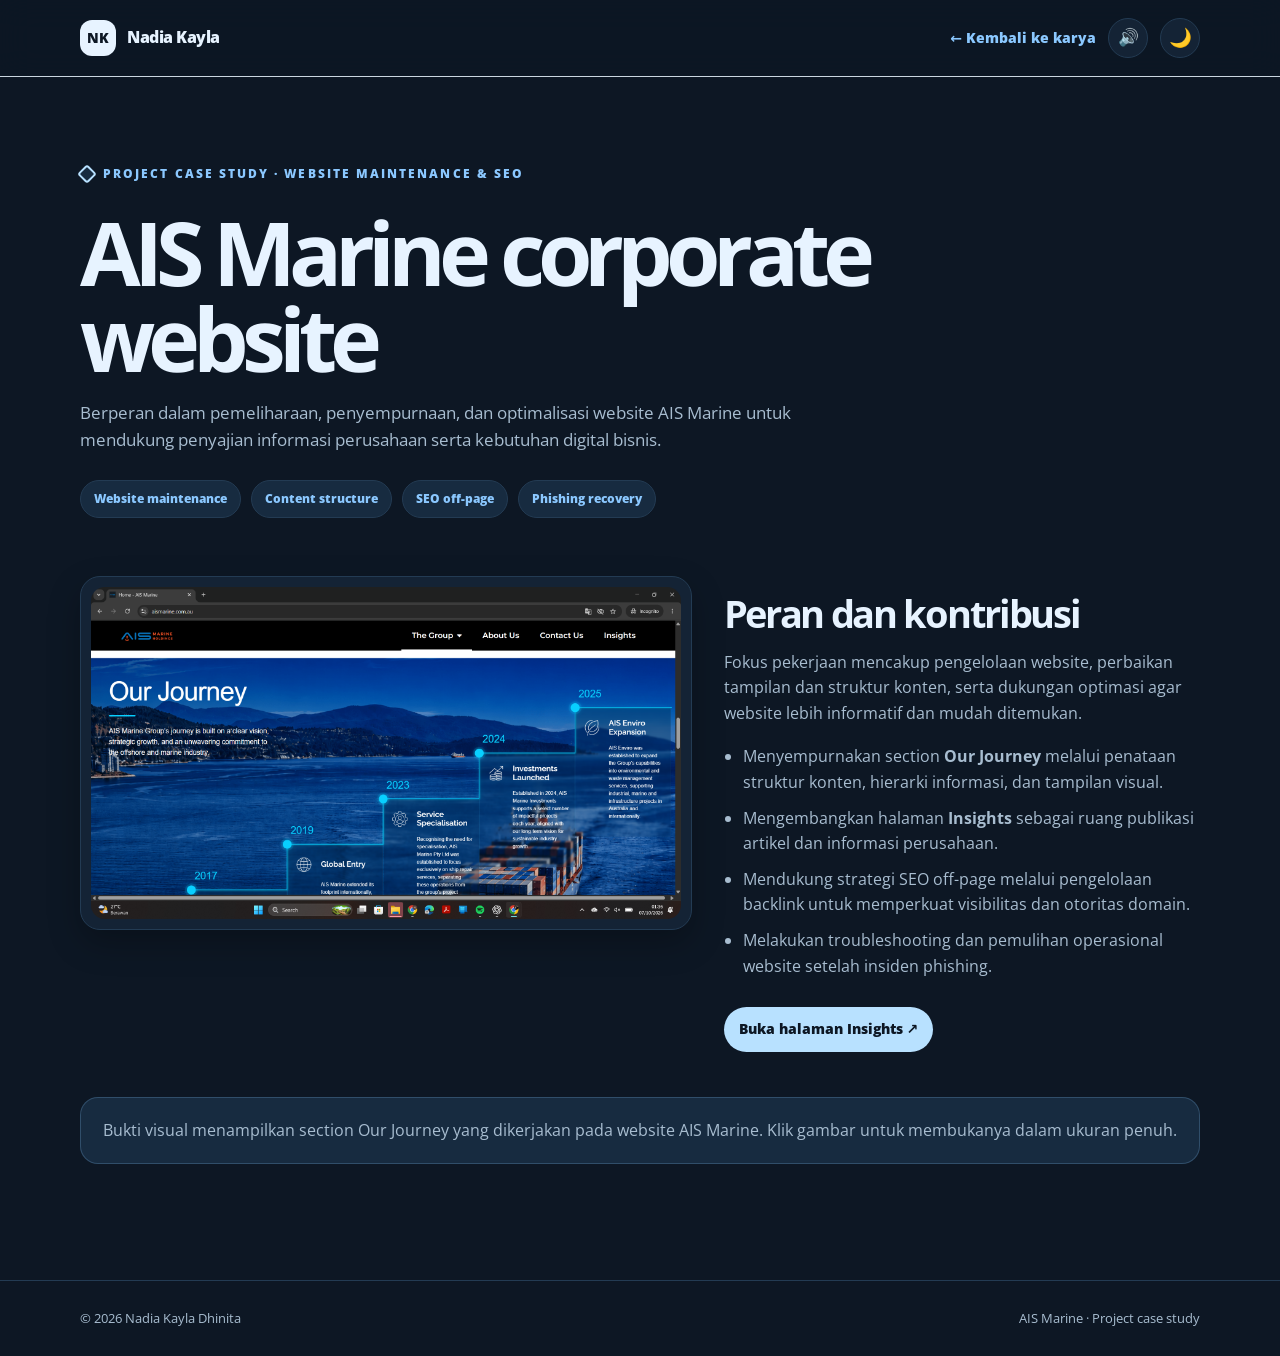
<file: portofolio-fixed/ais-marine.html>
<!doctype html>
<html lang="id">
<head>
  <meta charset="utf-8" />
  <meta name="viewport" content="width=device-width, initial-scale=1" />
  <meta name="description" content="AIS Marine corporate website — project case study Nadia Kayla Dhinita" />
  <title>AIS Marine Corporate Website — Nadia Kayla Dhinita</title>
  <script>
    (function () {
      var t = 'dark';
      try { t = localStorage.getItem('nadia-portfolio-theme') === 'light' ? 'light' : 'dark'; } catch (e) {}
      document.documentElement.setAttribute('data-theme', t);
    })();
  </script>
  <style>
    @import url('https://fonts.googleapis.com/css2?family=Open+Sans:wght@400;500;600;700;800&display=swap');
    :root { --ink:#213957; --muted:#71869c; --paper:#fbfdff; --line:#dfebf5; --blue:#73b5ef; --blue-dark:#4e8fcb; --sky:#b8e1ff; --sky-soft:#f0faff; --lavender:#e7f1ff; --card:#ffffff; --on-sky:#213957; --header-bg:rgba(251,253,255,.86); --note-border:rgba(184,225,255,.9); --shadow:0 20px 60px rgba(23,43,90,.12); --shadow-card:0 13px 32px rgba(34,71,111,.07); color-scheme:light; }
    :root[data-theme="dark"] { --ink:#e7f3ff; --muted:#a8bdd0; --paper:#0d1724; --line:#233b53; --blue:#8bc8ff; --blue-dark:#8bc8ff; --sky:#b8e1ff; --sky-soft:#172b40; --lavender:#1b3047; --card:#142335; --on-sky:#0d1724; --header-bg:rgba(13,23,36,.84); --note-border:rgba(139,200,255,.22); --shadow:0 20px 60px rgba(0,0,0,.35); --shadow-card:0 13px 32px rgba(0,0,0,.25); color-scheme:dark; }
    body { transition:background .3s ease, color .3s ease; }
    .theme-toggle { display:inline-grid; place-items:center; width:40px; height:40px; padding:0; border:1px solid var(--line); border-radius:50%; color:var(--ink); background:var(--card); cursor:pointer; transition:transform .2s ease, border-color .2s ease; }
    .theme-toggle:hover { transform:translateY(-2px); border-color:var(--blue); }
    .theme-toggle-icon { font-size:1.15rem; line-height:1; font-family:"Apple Color Emoji","Segoe UI Emoji","Noto Color Emoji",sans-serif; }
    .nav-actions { display:flex; align-items:center; gap:12px; }
    * { box-sizing:border-box; }
    html { scroll-behavior:smooth; scroll-padding-top:84px; }
    body { margin:0; color:var(--ink); background:var(--paper); font-family:"Open Sans",ui-sans-serif,system-ui,sans-serif; line-height:1.6; }
    a { color:inherit; text-decoration:none; }
    :where(a,button):focus-visible { outline:3px solid rgba(78,143,203,.45); outline-offset:4px; }
    .skip-link { position:fixed; top:10px; left:14px; z-index:10; padding:10px 14px; border-radius:999px; color:#fff; background:var(--ink); font-size:.82rem; font-weight:800; transform:translateY(-160%); transition:transform .2s ease; }
    .skip-link:focus { transform:translateY(0); }
    .wrap { width:min(1120px,calc(100% - 40px)); margin:auto; }
    header { position:sticky; top:0; z-index:5; border-bottom:1px solid rgba(223,235,245,.9); background:var(--header-bg); backdrop-filter:blur(16px); }
    nav { display:flex; align-items:center; justify-content:space-between; min-height:76px; }
    .brand { display:flex; align-items:center; gap:11px; font-weight:900; letter-spacing:-.03em; }
    .brand-mark { display:grid; place-items:center; width:36px; height:36px; color:var(--paper); background:var(--ink); border-radius:12px; font-size:.85rem; }
    .back-link, .button { display:inline-flex; align-items:center; gap:8px; color:var(--blue-dark); font-size:.88rem; font-weight:800; }
    .back-link:hover { color:var(--ink); }
    main { padding:86px 0 100px; }
    .eyebrow { display:inline-flex; align-items:center; gap:9px; color:var(--blue); font-size:.76rem; font-weight:800; letter-spacing:.17em; text-transform:uppercase; }
    .eyebrow::before { content:""; width:10px; height:10px; border:2px solid var(--sky); border-radius:3px; background:var(--sky-soft); transform:rotate(45deg); }
    h1 { max-width:820px; margin:20px 0 18px; font-size:clamp(2.8rem,7vw,5.5rem); line-height:.98; letter-spacing:-.08em; }
    .intro { max-width:780px; color:var(--muted); font-size:1.06rem; }
    .project-meta { display:flex; flex-wrap:wrap; gap:10px; margin-top:27px; }
    .meta-chip { padding:8px 13px; border:1px solid var(--line); border-radius:999px; color:var(--blue-dark); background:var(--sky-soft); font-size:.78rem; font-weight:800; }
    .case-grid { display:grid; grid-template-columns:1.12fr .88fr; gap:28px; align-items:start; margin-top:58px; }
    .evidence { overflow:hidden; padding:10px; border:1px solid var(--line); border-radius:20px; background:var(--card); box-shadow:var(--shadow-card); }
    .evidence a { display:block; overflow:hidden; border-radius:14px; background:var(--lavender); }
    .evidence img { display:block; width:100%; height:auto; max-height:620px; object-fit:cover; object-position:center; transition:transform .35s ease; }
    .evidence:hover img { transform:scale(1.015); }
    .copy { padding:17px 4px; }
    .copy h2 { margin:0 0 14px; font-size:clamp(1.7rem,3vw,2.6rem); line-height:1.05; letter-spacing:-.06em; }
    .copy p, .copy li { color:var(--muted); }
    .copy ul { margin:18px 0 0; padding-left:19px; }
    .copy li + li { margin-top:10px; }
    .note { margin-top:28px; padding:20px 22px; border:1px solid var(--note-border); border-radius:18px; color:var(--muted); background:var(--sky-soft); }
    .actions { display:flex; flex-wrap:wrap; gap:12px; margin-top:28px; }
    .button { padding:11px 15px; border-radius:999px; color:var(--on-sky); background:var(--sky); }
    .button:hover { color:#fff; background:var(--blue-dark); }
    footer { padding:27px 0; border-top:1px solid var(--line); color:var(--muted); font-size:.82rem; }
    footer .wrap { display:flex; justify-content:space-between; gap:20px; }
    @media (max-width:760px) { .wrap { width:min(100% - 28px,1120px); } nav { min-height:66px; } main { padding:58px 0 70px; } .case-grid { grid-template-columns:1fr; gap:8px; margin-top:40px; } footer .wrap { flex-direction:column; gap:4px; } }
    @media (max-width:700px) {
      nav { flex-wrap:wrap; min-height:0; padding:12px 0; row-gap:12px; }
      .nav-actions { display:contents; }
      .brand { order:1; }
      .fx-sound-toggle { order:2; margin-left:auto; }
      .theme-toggle { order:2; margin-left:8px; }
      .back-link { order:3; width:100%; justify-content:center; padding:11px 16px; border:1px solid var(--line); border-radius:999px; color:var(--ink); background:var(--card); font-size:.86rem; }
      .back-link:hover { background:var(--sky-soft); }
    }
  </style>
</head>
<body>
  <a class="skip-link" href="#main-content">Lewati ke konten utama</a>
  <header><nav class="wrap"><a class="brand" href="index.html"><span class="brand-mark">NK</span><span>Nadia Kayla</span></a><div class="nav-actions"><a class="back-link" href="index.html#projects">← Kembali ke karya</a><button class="theme-toggle" type="button" aria-label="Aktifkan mode gelap" title="Mode gelap"><span class="theme-toggle-icon" aria-hidden="true">☀️</span></button></div></nav></header>
  <main id="main-content"><div class="wrap">
    <span class="eyebrow">Project case study · Website maintenance & SEO</span>
    <h1>AIS Marine corporate website</h1>
    <p class="intro">Berperan dalam pemeliharaan, penyempurnaan, dan optimalisasi website AIS Marine untuk mendukung penyajian informasi perusahaan serta kebutuhan digital bisnis.</p>
    <div class="project-meta"><span class="meta-chip">Website maintenance</span><span class="meta-chip">Content structure</span><span class="meta-chip">SEO off-page</span><span class="meta-chip">Phishing recovery</span></div>
    <section class="case-grid">
      <article class="evidence"><a href="certificates/ais-marine-our-journey.png" target="_blank" rel="noreferrer"><img src="certificates/ais-marine-our-journey.png" alt="Bukti perbaikan section Our Journey pada website AIS Marine" /></a></article>
      <div class="copy"><h2>Peran dan kontribusi</h2><p>Fokus pekerjaan mencakup pengelolaan website, perbaikan tampilan dan struktur konten, serta dukungan optimasi agar website lebih informatif dan mudah ditemukan.</p><ul><li>Menyempurnakan section <strong>Our Journey</strong> melalui penataan struktur konten, hierarki informasi, dan tampilan visual.</li><li>Mengembangkan halaman <strong>Insights</strong> sebagai ruang publikasi artikel dan informasi perusahaan.</li><li>Mendukung strategi SEO off-page melalui pengelolaan backlink untuk memperkuat visibilitas dan otoritas domain.</li><li>Melakukan troubleshooting dan pemulihan operasional website setelah insiden phishing.</li></ul><div class="actions"><a class="button" href="https://aismarine.com.au/insights/" target="_blank" rel="noreferrer">Buka halaman Insights ↗</a></div></div>
    </section>
    <p class="note">Bukti visual menampilkan section Our Journey yang dikerjakan pada website AIS Marine. Klik gambar untuk membukanya dalam ukuran penuh.</p>
  </div></main>
  <footer><div class="wrap"><span>© 2026 Nadia Kayla Dhinita</span><span>AIS Marine · Project case study</span></div></footer>
  <script>
    (function () {
      var root = document.documentElement, btn = document.querySelector('.theme-toggle');
      function apply(dark) {
        root.setAttribute('data-theme', dark ? 'dark' : 'light');
        btn.querySelector('.theme-toggle-icon').textContent = dark ? '🌙' : '☀️';
        btn.setAttribute('aria-label', dark ? 'Aktifkan mode terang' : 'Aktifkan mode gelap');
        btn.setAttribute('title', dark ? 'Mode terang' : 'Mode gelap');
        var m = document.querySelector('meta[name="theme-color"]');
        if (m) m.setAttribute('content', dark ? '#0d1724' : '#d6dee6');
      }
      apply(root.getAttribute('data-theme') === 'dark');
      btn.addEventListener('click', function () {
        var dark = root.getAttribute('data-theme') !== 'dark';
        apply(dark);
        try { localStorage.setItem('nadia-portfolio-theme', dark ? 'dark' : 'light'); } catch (e) {}
      });
    })();
  </script>
  <script src="fx.js" defer></script>
</body>
</html>
</file>
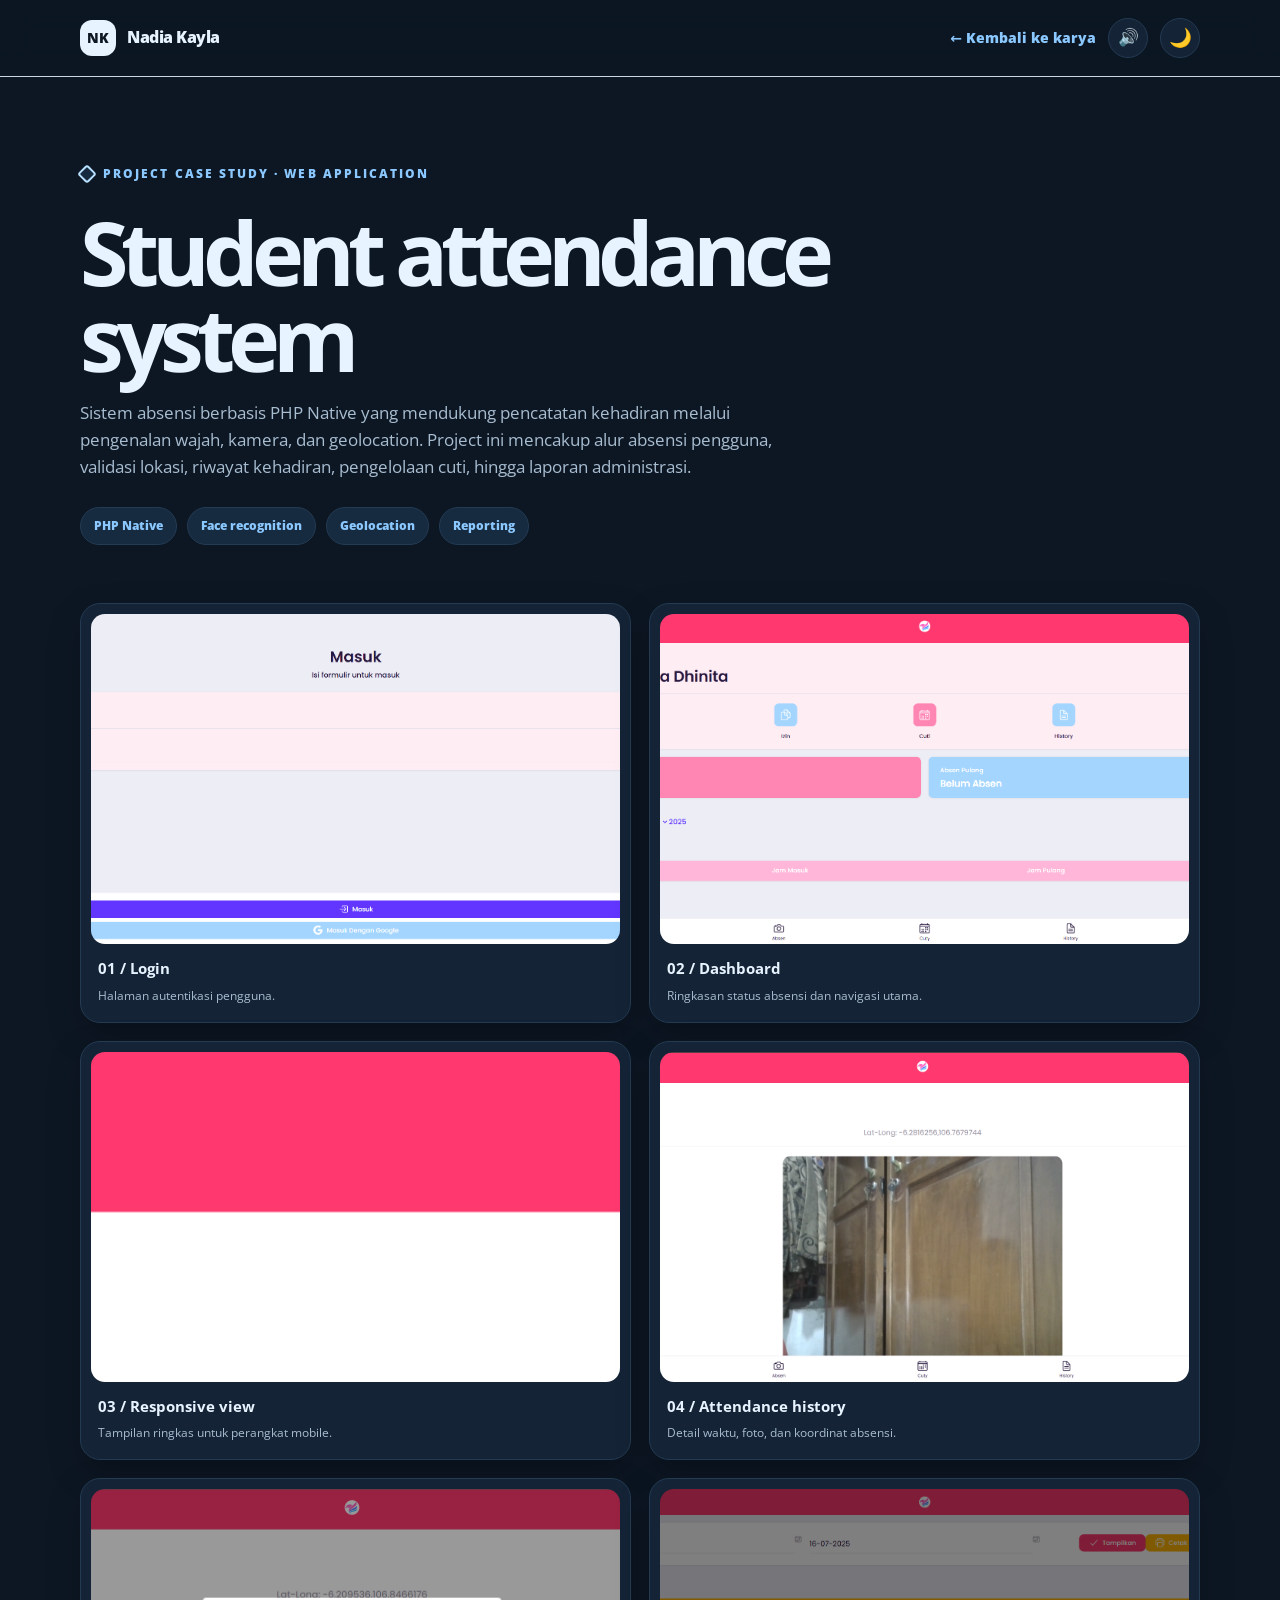
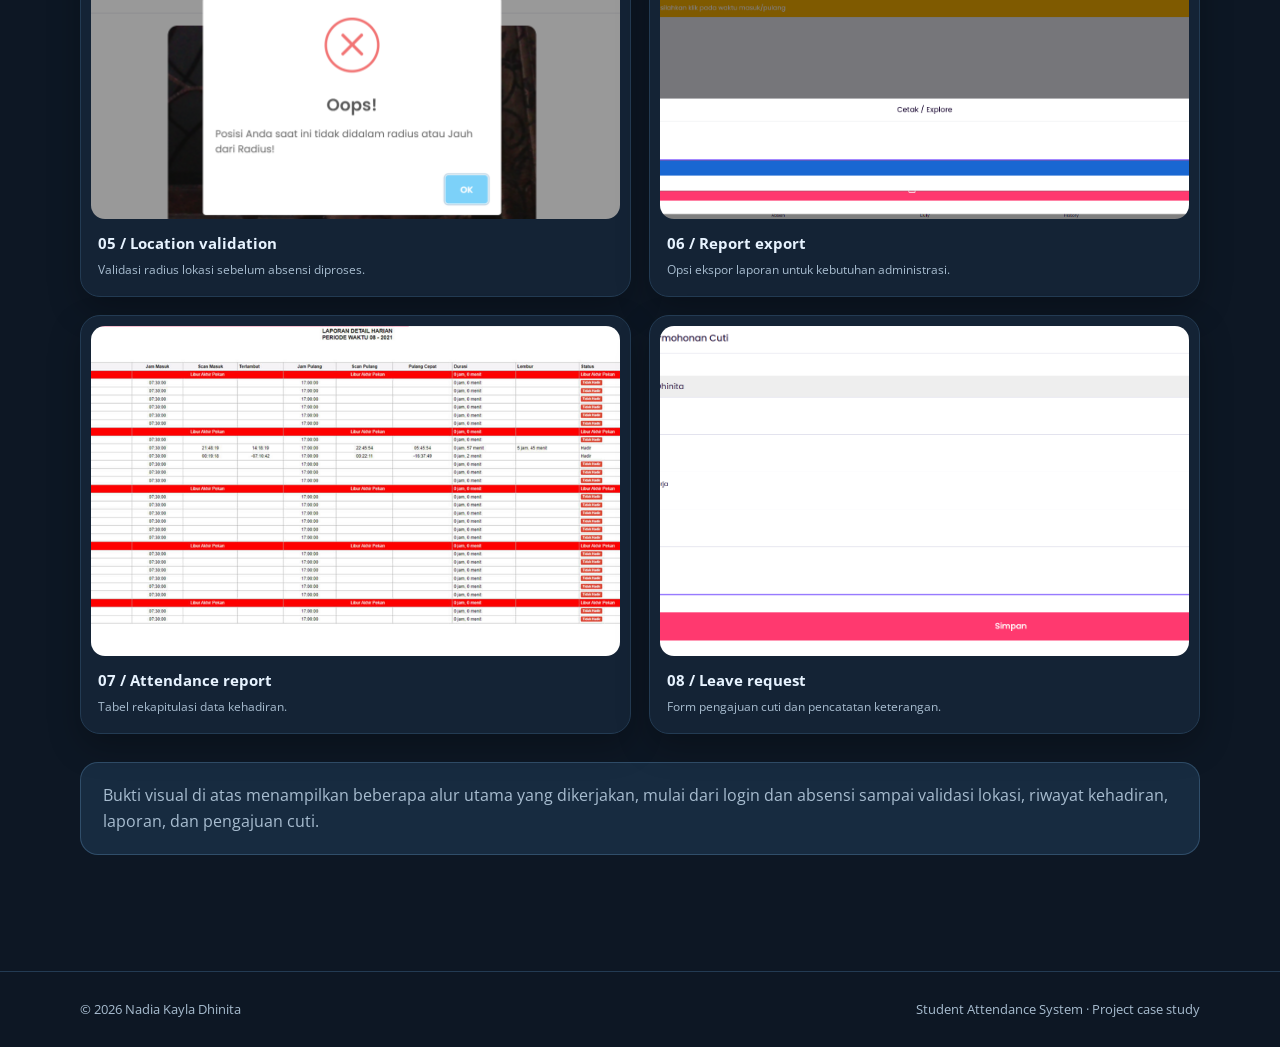
<file: portofolio-fixed/attendance.html>
<!doctype html>
<html lang="id">
<head>
  <meta charset="utf-8" />
  <meta name="viewport" content="width=device-width, initial-scale=1" />
  <meta name="description" content="Student Attendance System — project case study Nadia Kayla Dhinita" />
  <title>Student Attendance System — Nadia Kayla Dhinita</title>
  <script>
    (function () {
      var t = 'dark';
      try { t = localStorage.getItem('nadia-portfolio-theme') === 'light' ? 'light' : 'dark'; } catch (e) {}
      document.documentElement.setAttribute('data-theme', t);
    })();
  </script>
  <style>
    @import url('https://fonts.googleapis.com/css2?family=Open+Sans:wght@400;500;600;700;800&display=swap');
    :root { --ink:#213957; --muted:#71869c; --paper:#fbfdff; --line:#dfebf5; --blue:#73b5ef; --blue-dark:#4e8fcb; --sky:#b8e1ff; --sky-soft:#f0faff; --lavender:#e7f1ff; --card:#ffffff; --on-sky:#213957; --header-bg:rgba(251,253,255,.86); --note-border:rgba(184,225,255,.9); --shadow:0 20px 60px rgba(23,43,90,.12); --shadow-card:0 13px 32px rgba(34,71,111,.07); color-scheme:light; }
    :root[data-theme="dark"] { --ink:#e7f3ff; --muted:#a8bdd0; --paper:#0d1724; --line:#233b53; --blue:#8bc8ff; --blue-dark:#8bc8ff; --sky:#b8e1ff; --sky-soft:#172b40; --lavender:#1b3047; --card:#142335; --on-sky:#0d1724; --header-bg:rgba(13,23,36,.84); --note-border:rgba(139,200,255,.22); --shadow:0 20px 60px rgba(0,0,0,.35); --shadow-card:0 13px 32px rgba(0,0,0,.25); color-scheme:dark; }
    body { transition:background .3s ease, color .3s ease; }
    .theme-toggle { display:inline-grid; place-items:center; width:40px; height:40px; padding:0; border:1px solid var(--line); border-radius:50%; color:var(--ink); background:var(--card); cursor:pointer; transition:transform .2s ease, border-color .2s ease; }
    .theme-toggle:hover { transform:translateY(-2px); border-color:var(--blue); }
    .theme-toggle-icon { font-size:1.15rem; line-height:1; font-family:"Apple Color Emoji","Segoe UI Emoji","Noto Color Emoji",sans-serif; }
    .nav-actions { display:flex; align-items:center; gap:12px; }
    * { box-sizing:border-box; }
    html { scroll-behavior:smooth; scroll-padding-top:84px; }
    body { margin:0; color:var(--ink); background:var(--paper); font-family:"Open Sans",ui-sans-serif,system-ui,sans-serif; line-height:1.6; }
    a { color:inherit; text-decoration:none; }
    :where(a,button):focus-visible { outline:3px solid rgba(78,143,203,.45); outline-offset:4px; }
    .skip-link { position:fixed; top:10px; left:14px; z-index:10; padding:10px 14px; border-radius:999px; color:#fff; background:var(--ink); font-size:.82rem; font-weight:800; transform:translateY(-160%); transition:transform .2s ease; }
    .skip-link:focus { transform:translateY(0); }
    .wrap { width:min(1120px,calc(100% - 40px)); margin:auto; }
    header { position:sticky; top:0; z-index:5; border-bottom:1px solid rgba(223,235,245,.9); background:var(--header-bg); backdrop-filter:blur(16px); }
    nav { display:flex; align-items:center; justify-content:space-between; min-height:76px; }
    .brand { display:flex; align-items:center; gap:11px; font-weight:900; letter-spacing:-.03em; }
    .brand-mark { display:grid; place-items:center; width:36px; height:36px; color:var(--paper); background:var(--ink); border-radius:12px; font-size:.85rem; }
    .back-link { display:inline-flex; align-items:center; gap:8px; color:var(--blue-dark); font-size:.88rem; font-weight:800; }
    .back-link:hover { color:var(--ink); }
    main { padding:86px 0 100px; }
    .eyebrow { display:inline-flex; align-items:center; gap:9px; color:var(--blue); font-size:.76rem; font-weight:800; letter-spacing:.17em; text-transform:uppercase; }
    .eyebrow::before { content:""; width:10px; height:10px; border:2px solid var(--sky); border-radius:3px; background:var(--sky-soft); transform:rotate(45deg); }
    h1 { max-width:760px; margin:20px 0 18px; font-size:clamp(2.8rem,7vw,5.5rem); line-height:.98; letter-spacing:-.08em; }
    .intro { max-width:720px; color:var(--muted); font-size:1.06rem; }
    .project-meta { display:flex; flex-wrap:wrap; gap:10px; margin-top:27px; }
    .meta-chip { padding:8px 13px; border:1px solid var(--line); border-radius:999px; color:var(--blue-dark); background:var(--sky-soft); font-size:.78rem; font-weight:800; }
    .gallery { display:grid; grid-template-columns:repeat(12,1fr); gap:18px; margin-top:58px; }
    .gallery-card { grid-column:span 6; padding:10px; border:1px solid var(--line); border-radius:20px; background:var(--card); box-shadow:var(--shadow-card); }
    .gallery-card:first-child, .gallery-card:nth-child(2) { grid-column:span 6; }
    .gallery-card a { display:block; overflow:hidden; border-radius:14px; background:var(--lavender); }
    .gallery-card img { display:block; width:100%; height:330px; object-fit:cover; object-position:center; transition:transform .35s ease; }
    .gallery-card:hover img { transform:scale(1.025); }
    .gallery-caption { padding:13px 7px 4px; }
    .gallery-caption strong { display:block; font-size:.96rem; }
    .gallery-caption span { color:var(--muted); font-size:.78rem; }
    .note { margin-top:28px; padding:20px 22px; border:1px solid var(--note-border); border-radius:18px; color:var(--muted); background:var(--sky-soft); }
    footer { padding:27px 0; border-top:1px solid var(--line); color:var(--muted); font-size:.82rem; }
    footer .wrap { display:flex; justify-content:space-between; gap:20px; }
    @media (max-width:700px) {
      .wrap { width:min(100% - 28px,1120px); }
      nav { min-height:66px; }
      main { padding:58px 0 70px; }
      .gallery { gap:13px; margin-top:40px; }
      .gallery-card, .gallery-card:first-child, .gallery-card:nth-child(2) { grid-column:span 12; }
      .gallery-card img { height:250px; }
      footer .wrap { flex-direction:column; gap:4px; }
    }
    @media (max-width:700px) {
      nav { flex-wrap:wrap; min-height:0; padding:12px 0; row-gap:12px; }
      .nav-actions { display:contents; }
      .brand { order:1; }
      .fx-sound-toggle { order:2; margin-left:auto; }
      .theme-toggle { order:2; margin-left:8px; }
      .back-link { order:3; width:100%; justify-content:center; padding:11px 16px; border:1px solid var(--line); border-radius:999px; color:var(--ink); background:var(--card); font-size:.86rem; }
      .back-link:hover { background:var(--sky-soft); }
    }
  </style>
</head>
<body>
  <a class="skip-link" href="#main-content">Lewati ke konten utama</a>
  <header>
    <nav class="wrap">
      <a class="brand" href="index.html"><span class="brand-mark">NK</span><span>Nadia Kayla</span></a>
      <div class="nav-actions"><a class="back-link" href="index.html#projects">← Kembali ke karya</a><button class="theme-toggle" type="button" aria-label="Aktifkan mode gelap" title="Mode gelap"><span class="theme-toggle-icon" aria-hidden="true">☀️</span></button></div>
    </nav>
  </header>
  <main id="main-content">
    <div class="wrap">
      <span class="eyebrow">Project case study · Web application</span>
      <h1>Student attendance system</h1>
      <p class="intro">Sistem absensi berbasis PHP Native yang mendukung pencatatan kehadiran melalui pengenalan wajah, kamera, dan geolocation. Project ini mencakup alur absensi pengguna, validasi lokasi, riwayat kehadiran, pengelolaan cuti, hingga laporan administrasi.</p>
      <div class="project-meta"><span class="meta-chip">PHP Native</span><span class="meta-chip">Face recognition</span><span class="meta-chip">Geolocation</span><span class="meta-chip">Reporting</span></div>
      <section class="gallery" aria-label="Bukti visual Student Attendance System">
        <article class="gallery-card"><a href="certificates/attendance-login.png" target="_blank" rel="noreferrer"><img src="certificates/attendance-login.png" alt="Halaman login Student Attendance System" /></a><div class="gallery-caption"><strong>01 / Login</strong><span>Halaman autentikasi pengguna.</span></div></article>
        <article class="gallery-card"><a href="certificates/attendance-home.png" target="_blank" rel="noreferrer"><img src="certificates/attendance-home.png" alt="Dashboard utama Student Attendance System" /></a><div class="gallery-caption"><strong>02 / Dashboard</strong><span>Ringkasan status absensi dan navigasi utama.</span></div></article>
        <article class="gallery-card"><a href="certificates/attendance-home-mobile.png" target="_blank" rel="noreferrer"><img src="certificates/attendance-home-mobile.png" alt="Tampilan mobile dashboard Student Attendance System" /></a><div class="gallery-caption"><strong>03 / Responsive view</strong><span>Tampilan ringkas untuk perangkat mobile.</span></div></article>
        <article class="gallery-card"><a href="certificates/attendance-history-detail.png" target="_blank" rel="noreferrer"><img src="certificates/attendance-history-detail.png" alt="Detail riwayat absensi dengan foto dan lokasi" /></a><div class="gallery-caption"><strong>04 / Attendance history</strong><span>Detail waktu, foto, dan koordinat absensi.</span></div></article>
        <article class="gallery-card"><a href="certificates/attendance-location-validation.png" target="_blank" rel="noreferrer"><img src="certificates/attendance-location-validation.png" alt="Validasi geolocation saat pengguna berada di luar radius" /></a><div class="gallery-caption"><strong>05 / Location validation</strong><span>Validasi radius lokasi sebelum absensi diproses.</span></div></article>
        <article class="gallery-card"><a href="certificates/attendance-report-export.png" target="_blank" rel="noreferrer"><img src="certificates/attendance-report-export.png" alt="Modal ekspor laporan absensi ke PDF atau Excel" /></a><div class="gallery-caption"><strong>06 / Report export</strong><span>Opsi ekspor laporan untuk kebutuhan administrasi.</span></div></article>
        <article class="gallery-card"><a href="certificates/attendance-report-table.png" target="_blank" rel="noreferrer"><img src="certificates/attendance-report-table.png" alt="Tabel laporan data absensi" /></a><div class="gallery-caption"><strong>07 / Attendance report</strong><span>Tabel rekapitulasi data kehadiran.</span></div></article>
        <article class="gallery-card"><a href="certificates/attendance-leave-request.png" target="_blank" rel="noreferrer"><img src="certificates/attendance-leave-request.png" alt="Form pengajuan permohonan cuti" /></a><div class="gallery-caption"><strong>08 / Leave request</strong><span>Form pengajuan cuti dan pencatatan keterangan.</span></div></article>
      </section>
      <p class="note">Bukti visual di atas menampilkan beberapa alur utama yang dikerjakan, mulai dari login dan absensi sampai validasi lokasi, riwayat kehadiran, laporan, dan pengajuan cuti.</p>
    </div>
  </main>
  <footer><div class="wrap"><span>© 2026 Nadia Kayla Dhinita</span><span>Student Attendance System · Project case study</span></div></footer>
  <script>
    (function () {
      var root = document.documentElement, btn = document.querySelector('.theme-toggle');
      function apply(dark) {
        root.setAttribute('data-theme', dark ? 'dark' : 'light');
        btn.querySelector('.theme-toggle-icon').textContent = dark ? '🌙' : '☀️';
        btn.setAttribute('aria-label', dark ? 'Aktifkan mode terang' : 'Aktifkan mode gelap');
        btn.setAttribute('title', dark ? 'Mode terang' : 'Mode gelap');
        var m = document.querySelector('meta[name="theme-color"]');
        if (m) m.setAttribute('content', dark ? '#0d1724' : '#d6dee6');
      }
      apply(root.getAttribute('data-theme') === 'dark');
      btn.addEventListener('click', function () {
        var dark = root.getAttribute('data-theme') !== 'dark';
        apply(dark);
        try { localStorage.setItem('nadia-portfolio-theme', dark ? 'dark' : 'light'); } catch (e) {}
      });
    })();
  </script>
  <script src="fx.js" defer></script>
</body>
</html>
</file>
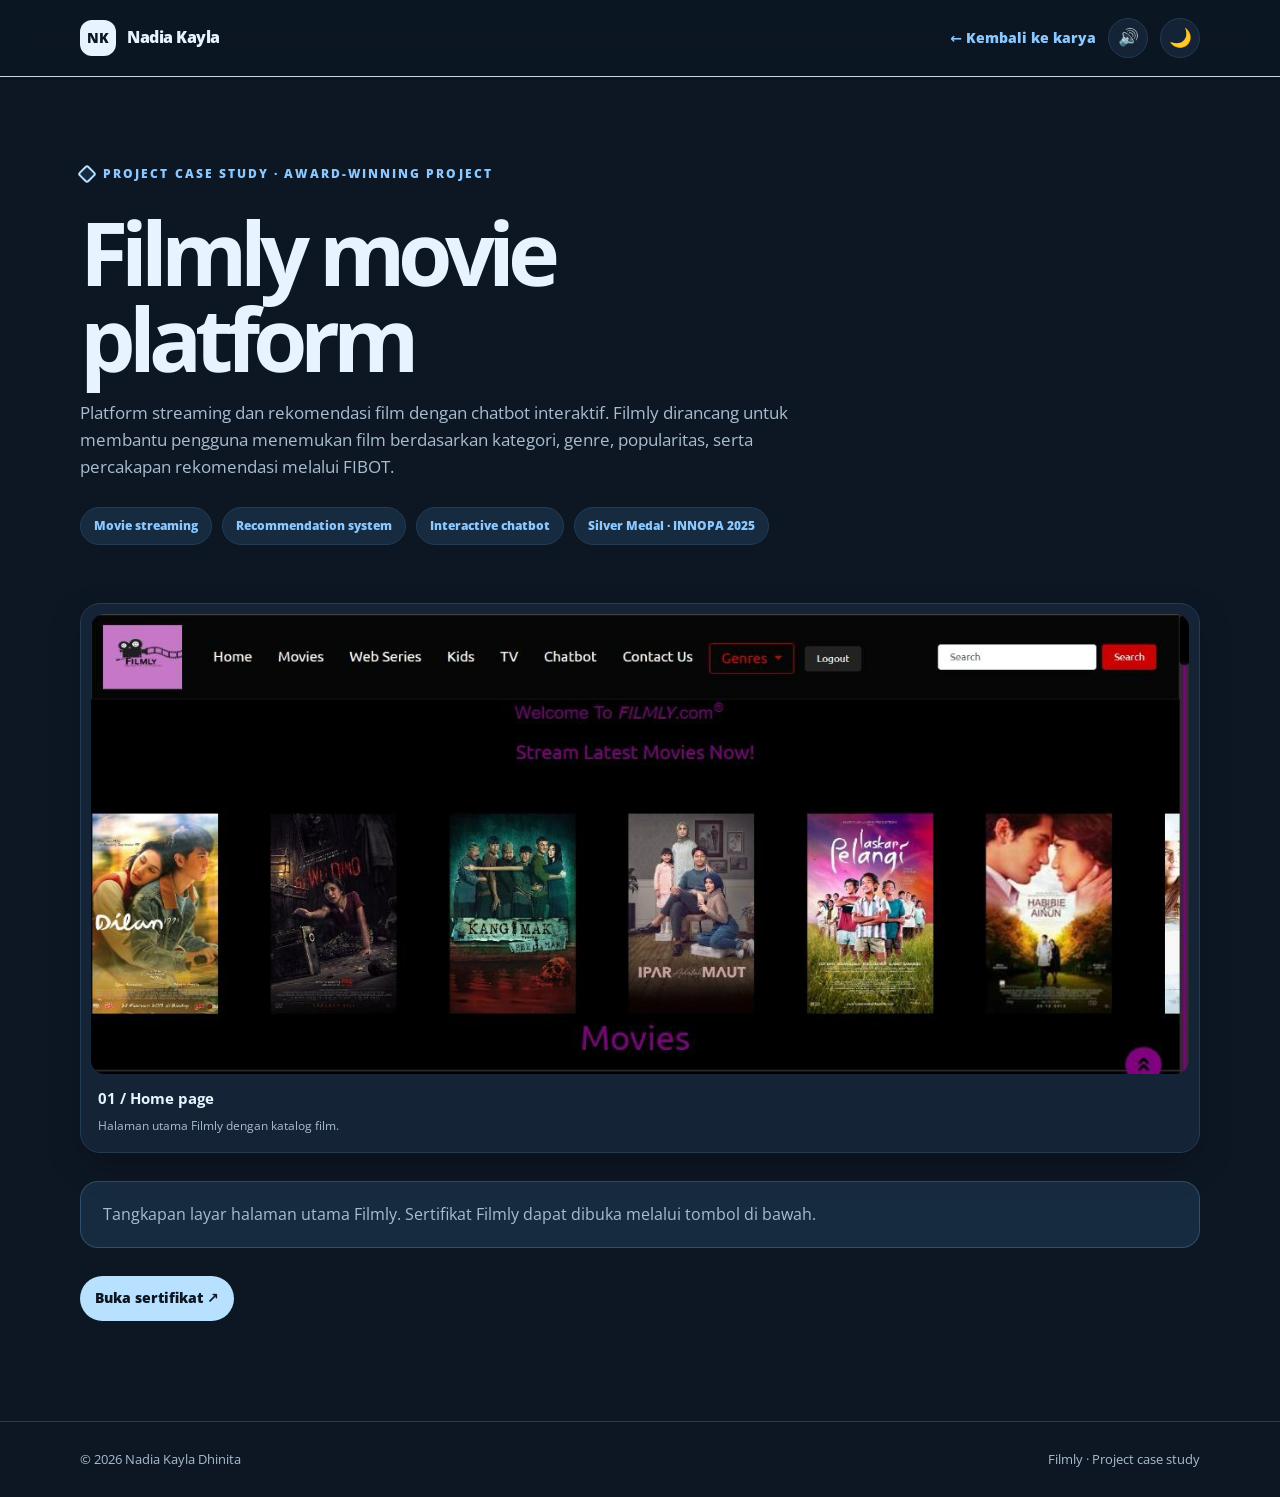
<file: portofolio-fixed/filmly.html>
<!doctype html>
<html lang="id">
<head>
  <meta charset="utf-8" />
  <meta name="viewport" content="width=device-width, initial-scale=1" />
  <meta name="description" content="Filmly movie platform — project case study Nadia Kayla Dhinita" />
  <title>Filmly Movie Platform — Nadia Kayla Dhinita</title>
  <script>
    (function () {
      var t = 'dark';
      try { t = localStorage.getItem('nadia-portfolio-theme') === 'light' ? 'light' : 'dark'; } catch (e) {}
      document.documentElement.setAttribute('data-theme', t);
    })();
  </script>
  <style>
    @import url('https://fonts.googleapis.com/css2?family=Open+Sans:wght@400;500;600;700;800&display=swap');
    :root { --ink:#213957; --muted:#71869c; --paper:#fbfdff; --line:#dfebf5; --blue:#73b5ef; --blue-dark:#4e8fcb; --sky:#b8e1ff; --sky-soft:#f0faff; --lavender:#e7f1ff; --card:#ffffff; --on-sky:#213957; --header-bg:rgba(251,253,255,.86); --note-border:rgba(184,225,255,.9); --shadow:0 20px 60px rgba(23,43,90,.12); --shadow-card:0 13px 32px rgba(34,71,111,.07); color-scheme:light; }
    :root[data-theme="dark"] { --ink:#e7f3ff; --muted:#a8bdd0; --paper:#0d1724; --line:#233b53; --blue:#8bc8ff; --blue-dark:#8bc8ff; --sky:#b8e1ff; --sky-soft:#172b40; --lavender:#1b3047; --card:#142335; --on-sky:#0d1724; --header-bg:rgba(13,23,36,.84); --note-border:rgba(139,200,255,.22); --shadow:0 20px 60px rgba(0,0,0,.35); --shadow-card:0 13px 32px rgba(0,0,0,.25); color-scheme:dark; }
    body { transition:background .3s ease, color .3s ease; }
    .theme-toggle { display:inline-grid; place-items:center; width:40px; height:40px; padding:0; border:1px solid var(--line); border-radius:50%; color:var(--ink); background:var(--card); cursor:pointer; transition:transform .2s ease, border-color .2s ease; }
    .theme-toggle:hover { transform:translateY(-2px); border-color:var(--blue); }
    .theme-toggle-icon { font-size:1.15rem; line-height:1; font-family:"Apple Color Emoji","Segoe UI Emoji","Noto Color Emoji",sans-serif; }
    .nav-actions { display:flex; align-items:center; gap:12px; }
    * { box-sizing:border-box; }
    html { scroll-behavior:smooth; scroll-padding-top:84px; }
    body { margin:0; color:var(--ink); background:var(--paper); font-family:"Open Sans",ui-sans-serif,system-ui,sans-serif; line-height:1.6; }
    a { color:inherit; text-decoration:none; }
    :where(a,button):focus-visible { outline:3px solid rgba(78,143,203,.45); outline-offset:4px; }
    .skip-link { position:fixed; top:10px; left:14px; z-index:10; padding:10px 14px; border-radius:999px; color:#fff; background:var(--ink); font-size:.82rem; font-weight:800; transform:translateY(-160%); transition:transform .2s ease; }
    .skip-link:focus { transform:translateY(0); }
    .wrap { width:min(1120px,calc(100% - 40px)); margin:auto; }
    header { position:sticky; top:0; z-index:5; border-bottom:1px solid rgba(223,235,245,.9); background:var(--header-bg); backdrop-filter:blur(16px); }
    nav { display:flex; align-items:center; justify-content:space-between; min-height:76px; }
    .brand { display:flex; align-items:center; gap:11px; font-weight:900; letter-spacing:-.03em; }
    .brand-mark { display:grid; place-items:center; width:36px; height:36px; color:var(--paper); background:var(--ink); border-radius:12px; font-size:.85rem; }
    .back-link, .button { display:inline-flex; align-items:center; gap:8px; color:var(--blue-dark); font-size:.88rem; font-weight:800; }
    .back-link:hover { color:var(--ink); }
    main { padding:86px 0 100px; }
    .eyebrow { display:inline-flex; align-items:center; gap:9px; color:var(--blue); font-size:.76rem; font-weight:800; letter-spacing:.17em; text-transform:uppercase; }
    .eyebrow::before { content:""; width:10px; height:10px; border:2px solid var(--sky); border-radius:3px; background:var(--sky-soft); transform:rotate(45deg); }
    h1 { max-width:760px; margin:20px 0 18px; font-size:clamp(2.8rem,7vw,5.5rem); line-height:.98; letter-spacing:-.08em; }
    .intro { max-width:760px; color:var(--muted); font-size:1.06rem; }
    .project-meta { display:flex; flex-wrap:wrap; gap:10px; margin-top:27px; }
    .meta-chip { padding:8px 13px; border:1px solid var(--line); border-radius:999px; color:var(--blue-dark); background:var(--sky-soft); font-size:.78rem; font-weight:800; }
    .gallery { display:grid; grid-template-columns:repeat(12,1fr); gap:18px; margin-top:58px; }
    .gallery-card { grid-column:span 6; padding:10px; border:1px solid var(--line); border-radius:20px; background:var(--card); box-shadow:var(--shadow-card); }
    .gallery-card a { display:block; overflow:hidden; border-radius:14px; background:var(--lavender); }
    .gallery-card img { display:block; width:100%; height:330px; object-fit:cover; object-position:center; transition:transform .35s ease; }
    .gallery-card:hover img { transform:scale(1.025); }
    .gallery-card:only-child { grid-column:span 12; }
    .gallery-card:only-child img { height:460px; }
    .gallery-caption { padding:13px 7px 4px; }
    .gallery-caption strong { display:block; font-size:.96rem; }
    .gallery-caption span { color:var(--muted); font-size:.78rem; }
    .note { margin-top:28px; padding:20px 22px; border:1px solid var(--note-border); border-radius:18px; color:var(--muted); background:var(--sky-soft); }
    .actions { display:flex; flex-wrap:wrap; gap:12px; margin-top:28px; }
    .button { padding:11px 15px; border-radius:999px; color:var(--on-sky); background:var(--sky); }
    .button:hover { color:#fff; background:var(--blue-dark); }
    footer { padding:27px 0; border-top:1px solid var(--line); color:var(--muted); font-size:.82rem; }
    footer .wrap { display:flex; justify-content:space-between; gap:20px; }
    @media (max-width:700px) { .wrap { width:min(100% - 28px,1120px); } nav { min-height:66px; } main { padding:58px 0 70px; } .gallery { gap:13px; margin-top:40px; } .gallery-card { grid-column:span 12; } .gallery-card img { height:250px; }
      .gallery-card:only-child img { height:300px; } footer .wrap { flex-direction:column; gap:4px; } }
    @media (max-width:700px) {
      nav { flex-wrap:wrap; min-height:0; padding:12px 0; row-gap:12px; }
      .nav-actions { display:contents; }
      .brand { order:1; }
      .fx-sound-toggle { order:2; margin-left:auto; }
      .theme-toggle { order:2; margin-left:8px; }
      .back-link { order:3; width:100%; justify-content:center; padding:11px 16px; border:1px solid var(--line); border-radius:999px; color:var(--ink); background:var(--card); font-size:.86rem; }
      .back-link:hover { background:var(--sky-soft); }
    }
  </style>
</head>
<body>
  <a class="skip-link" href="#main-content">Lewati ke konten utama</a>
  <header><nav class="wrap"><a class="brand" href="index.html"><span class="brand-mark">NK</span><span>Nadia Kayla</span></a><div class="nav-actions"><a class="back-link" href="index.html#projects">← Kembali ke karya</a><button class="theme-toggle" type="button" aria-label="Aktifkan mode gelap" title="Mode gelap"><span class="theme-toggle-icon" aria-hidden="true">☀️</span></button></div></nav></header>
  <main id="main-content"><div class="wrap">
    <span class="eyebrow">Project case study · Award-winning project</span>
    <h1>Filmly movie platform</h1>
    <p class="intro">Platform streaming dan rekomendasi film dengan chatbot interaktif. Filmly dirancang untuk membantu pengguna menemukan film berdasarkan kategori, genre, popularitas, serta percakapan rekomendasi melalui FIBOT.</p>
    <div class="project-meta"><span class="meta-chip">Movie streaming</span><span class="meta-chip">Recommendation system</span><span class="meta-chip">Interactive chatbot</span><span class="meta-chip">Silver Medal · INNOPA 2025</span></div>
    <section class="gallery" id="filmly-gallery" aria-label="Bukti visual Filmly"></section>
    <p class="note">Tangkapan layar halaman utama Filmly. Sertifikat Filmly dapat dibuka melalui tombol di bawah.</p>
    <div class="actions"><a class="button" href="certificates/filmy-pekan-inovasi.pdf" target="_blank" rel="noreferrer">Buka sertifikat ↗</a></div>
  </div></main>
  <footer><div class="wrap"><span>© 2026 Nadia Kayla Dhinita</span><span>Filmly · Project case study</span></div></footer>
  <script>
    const filmlyImages = [
      ['filmly-01.jpg', '01 / Home page', 'Halaman utama Filmly dengan katalog film.']
    ];
    document.querySelector('#filmly-gallery').innerHTML = filmlyImages.map(([file, title, caption]) => `<article class="gallery-card"><a href="certificates/${file}" target="_blank" rel="noreferrer" aria-label="Buka ${title} dalam ukuran penuh"><img src="certificates/${file}" alt="${title} Filmly" /></a><div class="gallery-caption"><strong>${title}</strong><span>${caption}</span></div></article>`).join('');
  </script>
  <script>
    (function () {
      var root = document.documentElement, btn = document.querySelector('.theme-toggle');
      function apply(dark) {
        root.setAttribute('data-theme', dark ? 'dark' : 'light');
        btn.querySelector('.theme-toggle-icon').textContent = dark ? '🌙' : '☀️';
        btn.setAttribute('aria-label', dark ? 'Aktifkan mode terang' : 'Aktifkan mode gelap');
        btn.setAttribute('title', dark ? 'Mode terang' : 'Mode gelap');
        var m = document.querySelector('meta[name="theme-color"]');
        if (m) m.setAttribute('content', dark ? '#0d1724' : '#d6dee6');
      }
      apply(root.getAttribute('data-theme') === 'dark');
      btn.addEventListener('click', function () {
        var dark = root.getAttribute('data-theme') !== 'dark';
        apply(dark);
        try { localStorage.setItem('nadia-portfolio-theme', dark ? 'dark' : 'light'); } catch (e) {}
      });
    })();
  </script>
  <script src="fx.js" defer></script>
</body>
</html>
</file>
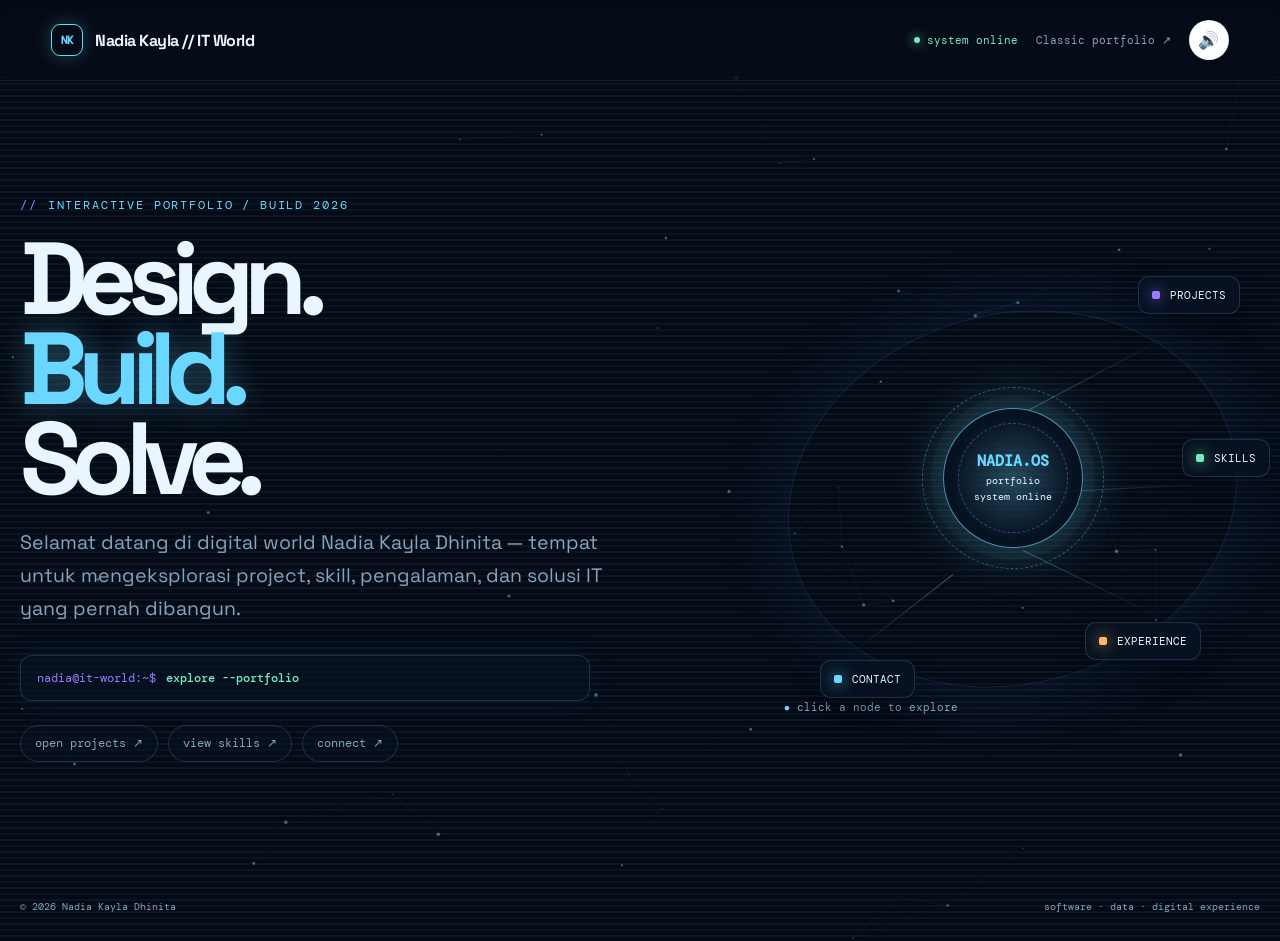
<file: portofolio-fixed/it-world.html>
<!doctype html>
<html lang="id">
<head>
  <meta charset="utf-8" />
  <meta name="viewport" content="width=device-width, initial-scale=1" />
  <meta name="description" content="Nadia Kayla Dhinita — interactive IT portfolio world" />
  <title>Nadia Kayla — IT World</title>
  <style>
    @import url('https://fonts.googleapis.com/css2?family=DM+Mono:wght@400;500&family=Space+Grotesk:wght@400;500;600;700&display=swap');
    :root { --bg:#050b16; --panel:rgba(8,19,35,.78); --line:rgba(128,199,255,.18); --text:#eaf6ff; --muted:#86a4bd; --cyan:#69d7ff; --blue:#3978ff; --violet:#9a7bff; --green:#74edbd; --mono:"DM Mono",monospace; }
    * { box-sizing:border-box; }
    html { scroll-behavior:smooth; }
    body { margin:0; min-height:100vh; overflow-x:hidden; color:var(--text); background:var(--bg); font-family:"Space Grotesk",system-ui,sans-serif; }
    a { color:inherit; text-decoration:none; }
    button { font:inherit; }
    :where(a,button):focus-visible { outline:2px solid var(--cyan); outline-offset:4px; }
    .skip-link { position:fixed; top:12px; left:14px; z-index:20; padding:9px 13px; border-radius:999px; color:var(--bg); background:var(--cyan); font-size:.78rem; font-weight:700; transform:translateY(-150%); }
    .skip-link:focus { transform:translateY(0); }
    .topbar { position:fixed; top:0; left:0; right:0; z-index:10; display:flex; justify-content:space-between; align-items:center; padding:20px clamp(18px,4vw,62px); border-bottom:1px solid rgba(128,199,255,.1); background:linear-gradient(180deg,rgba(5,11,22,.95),rgba(5,11,22,.35)); backdrop-filter:blur(12px); }
    .brand { display:flex; align-items:center; gap:12px; font-weight:700; letter-spacing:-.03em; }
    .brand-mark { display:grid; place-items:center; width:32px; height:32px; border:1px solid var(--cyan); border-radius:9px; color:var(--cyan); font-family:var(--mono); font-size:.68rem; box-shadow:0 0 18px rgba(105,215,255,.25); }
    .top-actions { display:flex; align-items:center; gap:18px; color:var(--muted); font-family:var(--mono); font-size:.7rem; }
    .top-actions a:hover { color:var(--cyan); }
    .status { display:inline-flex; align-items:center; gap:7px; color:var(--green); }
    .status::before { content:""; width:6px; height:6px; border-radius:50%; background:var(--green); box-shadow:0 0 12px var(--green); }
    main { position:relative; min-height:100vh; overflow:hidden; }
    #network { position:absolute; inset:0; width:100%; height:100%; opacity:.7; pointer-events:none; }
    .scanlines { position:absolute; inset:0; z-index:1; pointer-events:none; opacity:.08; background:repeating-linear-gradient(0deg,transparent 0 4px,#9edfff 5px,transparent 6px); mix-blend-mode:screen; }
    .world { position:relative; z-index:2; display:grid; grid-template-columns:minmax(0,1.15fr) minmax(300px,.85fr); align-items:center; gap:clamp(25px,6vw,90px); width:min(1240px,calc(100% - 40px)); min-height:100vh; margin:auto; padding:130px 0 75px; }
    .intro { max-width:690px; }
    .eyebrow { display:inline-flex; align-items:center; gap:10px; color:var(--cyan); font-family:var(--mono); font-size:.72rem; letter-spacing:.16em; text-transform:uppercase; }
    .eyebrow::before { content:"//"; color:var(--violet); }
    h1 { max-width:760px; margin:20px 0 22px; font-size:clamp(3.5rem,8vw,8.2rem); line-height:.88; letter-spacing:-.095em; }
    h1 span { color:var(--cyan); text-shadow:0 0 32px rgba(105,215,255,.32); }
    .lead { max-width:610px; color:var(--muted); font-size:clamp(1rem,1.7vw,1.22rem); line-height:1.7; }
    .command-line { display:flex; align-items:center; gap:10px; width:min(570px,100%); margin-top:30px; padding:14px 16px; border:1px solid var(--line); border-radius:12px; color:var(--green); background:rgba(7,19,36,.7); box-shadow:0 0 30px rgba(36,116,255,.08); font-family:var(--mono); font-size:.78rem; }
    .command-line span { color:var(--violet); }
    .command-line b { font-weight:500; animation:caret 1s steps(2) infinite; }
    .quick-links { display:flex; flex-wrap:wrap; gap:10px; margin-top:24px; }
    .quick-links a { padding:10px 14px; border:1px solid var(--line); border-radius:999px; color:var(--muted); background:rgba(8,19,35,.55); font-family:var(--mono); font-size:.72rem; transition:.25s ease; }
    .quick-links a:hover { color:var(--bg); border-color:var(--cyan); background:var(--cyan); box-shadow:0 0 25px rgba(105,215,255,.25); transform:translateY(-3px); }
    .dashboard { position:relative; min-height:480px; perspective:1000px; }
    .dashboard::before { content:""; position:absolute; inset:16% 4% 7%; border:1px solid rgba(105,215,255,.12); border-radius:50%; transform:rotate(-16deg); box-shadow:0 0 80px rgba(57,120,255,.12); }
    .core { position:absolute; top:50%; left:50%; z-index:3; display:grid; place-items:center; width:140px; height:140px; border:1px solid rgba(105,215,255,.65); border-radius:50%; background:radial-gradient(circle,rgba(105,215,255,.3),rgba(7,18,34,.96) 63%); box-shadow:0 0 0 12px rgba(105,215,255,.035),0 0 55px rgba(105,215,255,.32); transform:translate(-50%,-50%); animation:core-pulse 4s ease-in-out infinite; }
    .core::before, .core::after { content:""; position:absolute; border:1px dashed rgba(105,215,255,.38); border-radius:50%; }
    .core::before { inset:-22px; animation:spin 18s linear infinite; }
    .core::after { inset:14px; border-color:rgba(154,123,255,.44); }
    .core-label { text-align:center; font-family:var(--mono); font-size:.65rem; line-height:1.5; }
    .core-label strong { display:block; color:var(--cyan); font-size:.95rem; }
    .node { position:absolute; z-index:4; display:flex; align-items:center; gap:10px; padding:11px 13px; border:1px solid var(--line); border-radius:11px; color:var(--text); background:rgba(7,18,34,.88); box-shadow:0 14px 30px rgba(0,0,0,.23); font-family:var(--mono); font-size:.7rem; cursor:pointer; transition:.3s cubic-bezier(.2,.8,.2,1); }
    .node::before { content:""; width:8px; height:8px; border-radius:2px; background:var(--node-color,var(--cyan)); box-shadow:0 0 15px var(--node-color,var(--cyan)); }
    .node:hover { color:var(--bg); border-color:var(--node-color,var(--cyan)); background:var(--node-color,var(--cyan)); box-shadow:0 0 30px color-mix(in srgb,var(--node-color,var(--cyan)) 35%, transparent); transform:scale(1.06) translateY(-4px); }
    .node.projects { top:8%; right:4%; --node-color:var(--violet); }
    .node.skills { top:42%; right:-2%; --node-color:var(--green); }
    .node.experience { bottom:12%; right:12%; --node-color:#ffb86b; }
    .node.contact { bottom:4%; left:11%; --node-color:var(--cyan); }
    .connector { position:absolute; z-index:1; height:1px; transform-origin:left center; background:linear-gradient(90deg,rgba(105,215,255,.6),transparent); opacity:.6; }
    .connector.one { top:36%; left:53%; width:32%; transform:rotate(-28deg); }
    .connector.two { top:53%; left:57%; width:31%; transform:rotate(-3deg); }
    .connector.three { top:65%; left:52%; width:30%; transform:rotate(26deg); }
    .connector.four { top:70%; left:38%; width:27%; transform:rotate(142deg); }
    .legend { position:absolute; left:18px; bottom:4px; color:var(--muted); font-family:var(--mono); font-size:.66rem; }
    .legend span { color:var(--cyan); }
    .panel { position:fixed; right:22px; bottom:22px; z-index:12; width:min(360px,calc(100% - 44px)); padding:20px; border:1px solid var(--line); border-radius:16px; background:rgba(5,14,28,.94); box-shadow:0 20px 60px rgba(0,0,0,.35); opacity:0; visibility:hidden; transform:translateY(15px); transition:.3s ease; }
    .panel.is-open { opacity:1; visibility:visible; transform:translateY(0); }
    .panel-head { display:flex; align-items:center; justify-content:space-between; gap:12px; margin-bottom:13px; }
    .panel h2 { margin:0; font-size:1.1rem; }
    .panel-close { border:0; color:var(--muted); background:transparent; font-size:1.2rem; cursor:pointer; }
    .panel p { margin:0; color:var(--muted); font-size:.85rem; line-height:1.65; }
    .panel a { display:inline-flex; margin-top:15px; color:var(--cyan); font-family:var(--mono); font-size:.72rem; }
    footer { position:relative; z-index:2; display:flex; justify-content:space-between; gap:20px; width:min(1240px,calc(100% - 40px)); margin:auto; padding:0 0 28px; color:var(--muted); font-family:var(--mono); font-size:.65rem; }
    @keyframes core-pulse { 0%,100% { box-shadow:0 0 0 12px rgba(105,215,255,.035),0 0 55px rgba(105,215,255,.32); } 50% { box-shadow:0 0 0 22px rgba(105,215,255,.015),0 0 82px rgba(105,215,255,.48); } }
    @keyframes spin { to { transform:rotate(360deg); } }
    @keyframes caret { 50% { opacity:0; } }
    @media (max-width:800px) { .world { grid-template-columns:1fr; padding-top:120px; } .dashboard { min-height:400px; margin-top:-15px; } h1 { max-width:600px; } .node.projects { right:7%; } .node.skills { right:0; } .node.experience { right:8%; } }
    @media (max-width:560px) { .top-actions .status { display:none; } .world, footer { width:min(100% - 28px,1240px); } .world { padding-top:105px; } h1 { font-size:clamp(3.2rem,17vw,5rem); } .dashboard { min-height:340px; transform:scale(.88); transform-origin:top center; margin-bottom:-38px; } .node { padding:9px 10px; font-size:.6rem; } .node.projects { top:9%; right:0; } .node.skills { top:42%; right:-6px; } .node.experience { bottom:10%; right:5%; } .node.contact { bottom:0; left:3%; } .legend { left:0; } footer { flex-direction:column; padding-bottom:20px; } }
    @media (prefers-reduced-motion:reduce) { *,*::before,*::after { animation-duration:.01ms !important; animation-iteration-count:1 !important; scroll-behavior:auto !important; transition-duration:.01ms !important; } }
  </style>
</head>
<body>
  <a class="skip-link" href="#world">Lewati ke dunia utama</a>
  <header class="topbar"><a class="brand" href="index.html"><span class="brand-mark">NK</span><span>Nadia Kayla // IT World</span></a><div class="top-actions"><span class="status">system online</span><a href="index.html">Classic portfolio ↗</a></div></header>
  <main id="world">
    <canvas id="network" aria-hidden="true"></canvas><div class="scanlines" aria-hidden="true"></div>
    <section class="world" aria-label="Interactive IT portfolio world">
      <div class="intro">
        <span class="eyebrow">Interactive portfolio / build 2026</span>
        <h1>Design.<br /><span>Build.</span><br />Solve.</h1>
        <p class="lead">Selamat datang di digital world Nadia Kayla Dhinita — tempat untuk mengeksplorasi project, skill, pengalaman, dan solusi IT yang pernah dibangun.</p>
        <div class="command-line"><span>nadia@it-world:~$</span><b>explore --portfolio</b></div>
        <div class="quick-links"><a href="index.html#work">open projects ↗</a><a href="index.html#skills">view skills ↗</a><a href="index.html#contact">connect ↗</a></div>
      </div>
      <div class="dashboard" aria-label="Peta interaktif portfolio">
        <div class="core"><div class="core-label"><strong>NADIA.OS</strong>portfolio<br />system online</div></div>
        <span class="connector one"></span><span class="connector two"></span><span class="connector three"></span><span class="connector four"></span>
        <button class="node projects" type="button" data-panel="projects">PROJECTS</button>
        <button class="node skills" type="button" data-panel="skills">SKILLS</button>
        <button class="node experience" type="button" data-panel="experience">EXPERIENCE</button>
        <button class="node contact" type="button" data-panel="contact">CONTACT</button>
        <div class="legend"><span>●</span> click a node to explore</div>
      </div>
    </section>
    <footer><span>© 2026 Nadia Kayla Dhinita</span><span>software · data · digital experience</span></footer>
  </main>
  <aside class="panel" id="info-panel" aria-live="polite" aria-hidden="true"><div class="panel-head"><h2 id="panel-title">Project system</h2><button class="panel-close" type="button" aria-label="Tutup panel">×</button></div><p id="panel-copy"></p><a id="panel-link" href="index.html#work">Open section ↗</a></aside>
  <script>
    const canvas = document.querySelector('#network');
    const ctx = canvas.getContext('2d');
    const reduceMotion = window.matchMedia('(prefers-reduced-motion: reduce)');
    let width = 0; let height = 0; let particles = [];
    function resizeCanvas() { const scale = Math.min(window.devicePixelRatio || 1, 1.5); width = window.innerWidth; height = document.documentElement.scrollHeight; canvas.width = width * scale; canvas.height = height * scale; canvas.style.width = width + 'px'; canvas.style.height = height + 'px'; ctx.setTransform(scale,0,0,scale,0,0); particles = Array.from({ length: Math.min(54, Math.max(28, Math.floor(width / 24))) }, () => ({ x: Math.random() * width, y: Math.random() * height, vx: (Math.random() - .5) * .18, vy: (Math.random() - .5) * .18, r: Math.random() * 1.5 + .4 })); }
    function drawNetwork() { ctx.clearRect(0,0,width,height); for (const particle of particles) { particle.x += particle.vx; particle.y += particle.vy; if (particle.x < 0 || particle.x > width) particle.vx *= -1; if (particle.y < 0 || particle.y > height) particle.vy *= -1; ctx.beginPath(); ctx.fillStyle = 'rgba(105,215,255,.65)'; ctx.arc(particle.x,particle.y,particle.r,0,Math.PI*2); ctx.fill(); } for (let i=0;i<particles.length;i++) for (let j=i+1;j<particles.length;j++) { const a=particles[i], b=particles[j], dx=a.x-b.x, dy=a.y-b.y, distance=Math.hypot(dx,dy); if (distance<150) { ctx.beginPath(); ctx.strokeStyle = `rgba(75,145,220,${(1-distance/150)*.16})`; ctx.moveTo(a.x,a.y); ctx.lineTo(b.x,b.y); ctx.stroke(); } } if (!reduceMotion.matches) requestAnimationFrame(drawNetwork); }
    resizeCanvas(); drawNetwork(); window.addEventListener('resize', resizeCanvas);
    const panel = document.querySelector('#info-panel'); const panelTitle = document.querySelector('#panel-title'); const panelCopy = document.querySelector('#panel-copy'); const panelLink = document.querySelector('#panel-link');
    const panelData = { projects:['Selected projects across web development, data, UI/UX, and digital optimization — including Filmly, Student Attendance System, AIS Marine, Green Coal Global, and Yara Cookies.','index.html#work','Open project archive ↗'], skills:['HTML, PHP, Python, JavaScript, SQL, machine learning, UI/UX, SEO, quality assurance, and social media management.','index.html#skills','View skill set ↗'], experience:['A timeline of internships, freelance work, website maintenance, SEO, social media, and technical project experience.','index.html#experience','View experience ↗'], contact:['Let’s build something useful. Connect through email, LinkedIn, Instagram, or WhatsApp.','index.html#contact','Start a conversation ↗'] };
    document.querySelectorAll('[data-panel]').forEach((node) => node.addEventListener('click', () => { const data=panelData[node.dataset.panel]; panelTitle.textContent=node.textContent; panelCopy.textContent=data[0]; panelLink.href=data[1]; panelLink.textContent=data[2]; panel.classList.add('is-open'); panel.setAttribute('aria-hidden','false'); panel.querySelector('.panel-close').focus(); }));
    document.querySelector('.panel-close').addEventListener('click', () => { panel.classList.remove('is-open'); panel.setAttribute('aria-hidden','true'); });
    document.addEventListener('keydown', (event) => { if (event.key === 'Escape') { panel.classList.remove('is-open'); panel.setAttribute('aria-hidden','true'); } });
  </script>
  <script src="fx.js" defer></script>
</body>
</html>
</file>
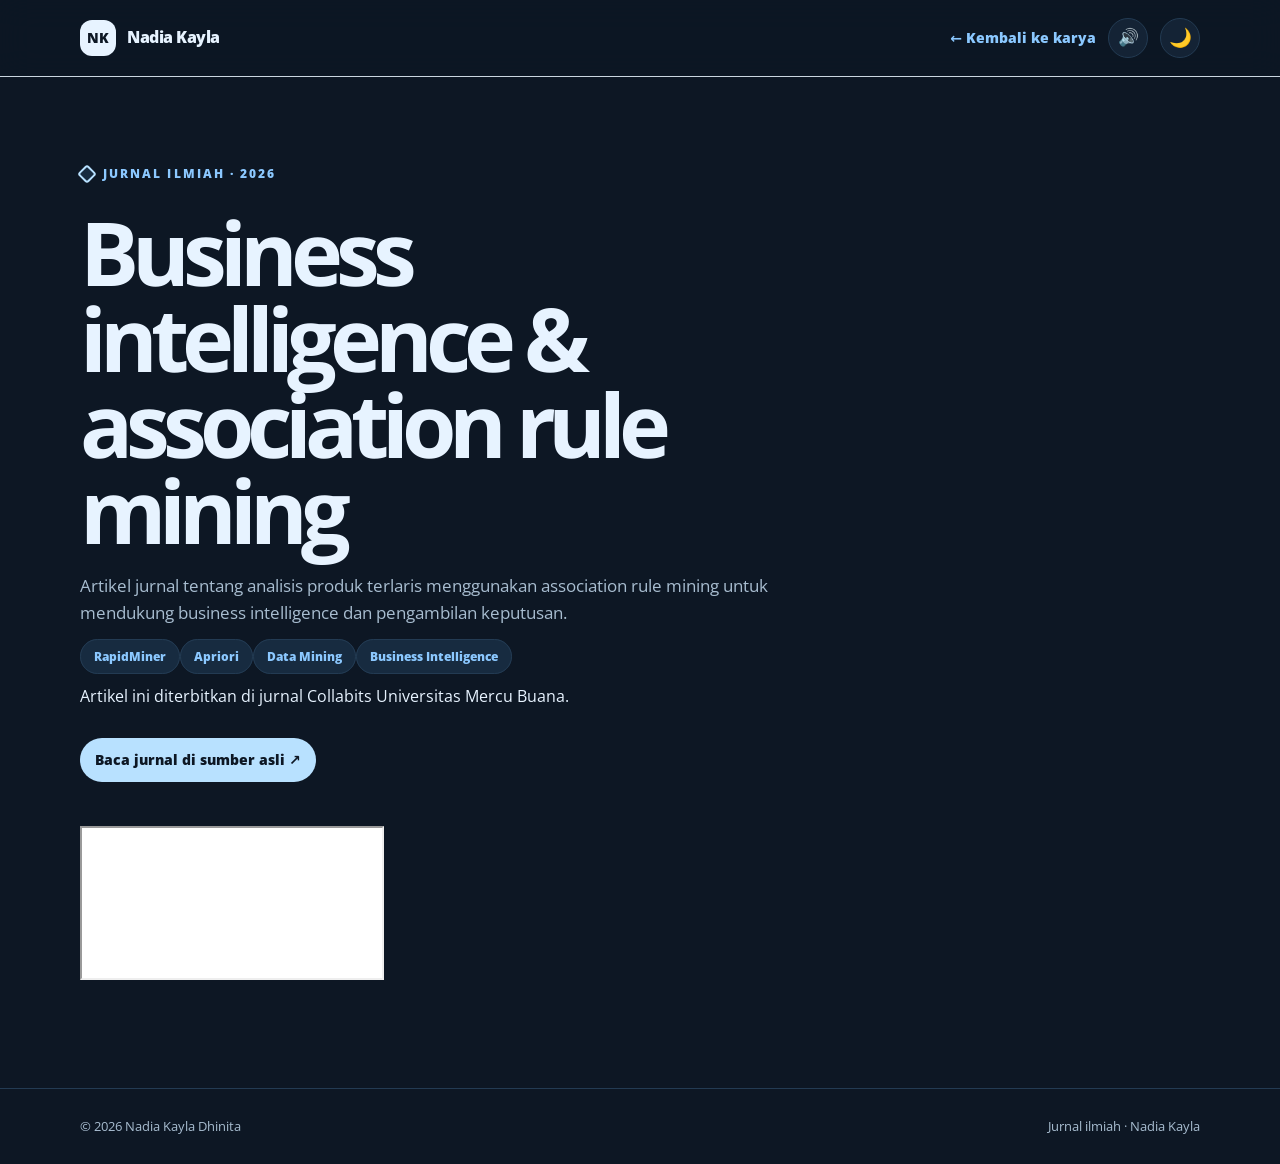
<file: portofolio-fixed/jurnal.html>
<!doctype html>
<html lang="id" data-theme="dark">
<head>
  <meta charset="utf-8" />
  <meta name="viewport" content="width=device-width, initial-scale=1" />
  <meta name="description" content="Artikel jurnal Collabits — Business intelligence & association rule mining, Nadia Kayla Dhinita" />
  <title>Jurnal Collabits — Nadia Kayla Dhinita</title>
  <script>
    (function () {
      var t = 'dark';
      try { t = localStorage.getItem('nadia-portfolio-theme') === 'light' ? 'light' : 'dark'; } catch (e) {}
      document.documentElement.setAttribute('data-theme', t);
    })();
  </script>
  <style>
    @import url('https://fonts.googleapis.com/css2?family=Open+Sans:wght@400;500;600;700;800&display=swap');
    :root { --ink:#213957; --muted:#71869c; --paper:#fbfdff; --line:#dfebf5; --blue:#73b5ef; --blue-dark:#4e8fcb; --sky:#b8e1ff; --sky-soft:#f0faff; --lavender:#e7f1ff; --card:#ffffff; --on-sky:#213957; --header-bg:rgba(251,253,255,.86); --note-border:rgba(184,225,255,.9); --shadow:0 20px 60px rgba(23,43,90,.12); --shadow-card:0 13px 32px rgba(34,71,111,.07); color-scheme:light; }
    :root[data-theme="dark"] { --ink:#e7f3ff; --muted:#a8bdd0; --paper:#0d1724; --line:#233b53; --blue:#8bc8ff; --blue-dark:#8bc8ff; --sky:#b8e1ff; --sky-soft:#172b40; --lavender:#1b3047; --card:#142335; --on-sky:#0d1724; --header-bg:rgba(13,23,36,.84); --note-border:rgba(139,200,255,.22); --shadow:0 20px 60px rgba(0,0,0,.35); --shadow-card:0 13px 32px rgba(0,0,0,.25); color-scheme:dark; }
    body { transition:background .3s ease, color .3s ease; }
    .theme-toggle { display:inline-grid; place-items:center; width:40px; height:40px; padding:0; border:1px solid var(--line); border-radius:50%; color:var(--ink); background:var(--card); cursor:pointer; transition:transform .2s ease, border-color .2s ease; }
    .theme-toggle:hover { transform:translateY(-2px); border-color:var(--blue); }
    .theme-toggle-icon { font-size:1.15rem; line-height:1; font-family:"Apple Color Emoji","Segoe UI Emoji","Noto Color Emoji",sans-serif; }
    .nav-actions { display:flex; align-items:center; gap:12px; }
    * { box-sizing:border-box; }
    html { scroll-behavior:smooth; scroll-padding-top:84px; }
    body { margin:0; color:var(--ink); background:var(--paper); font-family:"Open Sans",ui-sans-serif,system-ui,sans-serif; line-height:1.6; }
    a { color:inherit; text-decoration:none; }
    :where(a,button):focus-visible { outline:3px solid rgba(78,143,203,.45); outline-offset:4px; }
    .skip-link { position:fixed; top:10px; left:14px; z-index:10; padding:10px 14px; border-radius:999px; color:#fff; background:var(--ink); font-size:.82rem; font-weight:800; transform:translateY(-160%); transition:transform .2s ease; }
    .skip-link:focus { transform:translateY(0); }
    .wrap { width:min(1120px,calc(100% - 40px)); margin:auto; }
    header { position:sticky; top:0; z-index:5; border-bottom:1px solid rgba(223,235,245,.9); background:var(--header-bg); backdrop-filter:blur(16px); }
    nav { display:flex; align-items:center; justify-content:space-between; min-height:76px; }
    .brand { display:flex; align-items:center; gap:11px; font-weight:900; letter-spacing:-.03em; }
    .brand-mark { display:grid; place-items:center; width:36px; height:36px; color:var(--paper); background:var(--ink); border-radius:12px; font-size:.85rem; }
    .back-link, .button { display:inline-flex; align-items:center; gap:8px; color:var(--blue-dark); font-size:.88rem; font-weight:800; }
    .back-link:hover { color:var(--ink); }
    main { padding:86px 0 100px; }
    .eyebrow { display:inline-flex; align-items:center; gap:9px; color:var(--blue); font-size:.76rem; font-weight:800; letter-spacing:.17em; text-transform:uppercase; }
    .eyebrow::before { content:""; width:10px; height:10px; border:2px solid var(--sky); border-radius:3px; background:var(--sky-soft); transform:rotate(45deg); }
    h1 { max-width:760px; margin:20px 0 18px; font-size:clamp(2.8rem,7vw,5.5rem); line-height:.98; letter-spacing:-.08em; }
    .intro { max-width:760px; color:var(--muted); font-size:1.06rem; }
    .project-meta { display:flex; flex-wrap:wrap; gap:10px; margin-top:27px; }
    .meta-chip { padding:8px 13px; border:1px solid var(--line); border-radius:999px; color:var(--blue-dark); background:var(--sky-soft); font-size:.78rem; font-weight:800; }
    .gallery { display:grid; grid-template-columns:repeat(12,1fr); gap:18px; margin-top:58px; }
    .gallery-card { grid-column:span 6; padding:10px; border:1px solid var(--line); border-radius:20px; background:var(--card); box-shadow:var(--shadow-card); }
    .gallery-card a { display:block; overflow:hidden; border-radius:14px; background:var(--lavender); }
    .gallery-card img { display:block; width:100%; height:330px; object-fit:cover; object-position:center; transition:transform .35s ease; }
    .gallery-card:hover img { transform:scale(1.025); }
    .gallery-card:only-child { grid-column:span 12; }
    .gallery-card:only-child img { height:460px; }
    .gallery-caption { padding:13px 7px 4px; }
    .gallery-caption strong { display:block; font-size:.96rem; }
    .gallery-caption span { color:var(--muted); font-size:.78rem; }
    .note { margin-top:28px; padding:20px 22px; border:1px solid var(--note-border); border-radius:18px; color:var(--muted); background:var(--sky-soft); }
    .actions { display:flex; flex-wrap:wrap; gap:12px; margin-top:28px; }
    .button { padding:11px 15px; border-radius:999px; color:var(--on-sky); background:var(--sky); }
    .button:hover { color:#fff; background:var(--blue-dark); }
    footer { padding:27px 0; border-top:1px solid var(--line); color:var(--muted); font-size:.82rem; }
    footer .wrap { display:flex; justify-content:space-between; gap:20px; }
    @media (max-width:700px) { .wrap { width:min(100% - 28px,1120px); } nav { min-height:66px; } main { padding:58px 0 70px; } .gallery { gap:13px; margin-top:40px; } .gallery-card { grid-column:span 12; } .gallery-card img { height:250px; }
      .gallery-card:only-child img { height:300px; } footer .wrap { flex-direction:column; gap:4px; } }
    @media (max-width:700px) {
      nav { flex-wrap:wrap; min-height:0; padding:12px 0; row-gap:12px; }
      .nav-actions { display:contents; }
      .brand { order:1; }
      .fx-sound-toggle { order:2; margin-left:auto; }
      .theme-toggle { order:2; margin-left:8px; }
      .back-link { order:3; width:100%; justify-content:center; padding:11px 16px; border:1px solid var(--line); border-radius:999px; color:var(--ink); background:var(--card); font-size:.86rem; }
      .back-link:hover { background:var(--sky-soft); }
    }
  </style>
</head>
<body>
  <a class="skip-link" href="#main-content">Lewati ke konten utama</a>
  <header><nav class="wrap"><a class="brand" href="index.html"><span class="brand-mark">NK</span><span>Nadia Kayla</span></a><div class="nav-actions"><a class="back-link" href="index.html#work">← Kembali ke karya</a><button class="theme-toggle" type="button" aria-label="Aktifkan mode gelap" title="Mode gelap"><span class="theme-toggle-icon" aria-hidden="true">☀️</span></button></div></nav></header>
  <main id="main-content"><div class="wrap">
    <span class="eyebrow">Jurnal ilmiah · 2026</span>
    <h1>Business intelligence &amp; association rule mining</h1>
    <p class="intro">Artikel jurnal tentang analisis produk terlaris menggunakan association rule mining untuk mendukung business intelligence dan pengambilan keputusan.</p>
    <div class="chips"><span class="meta-chip">RapidMiner</span><span class="meta-chip">Apriori</span><span class="meta-chip">Data Mining</span><span class="meta-chip">Business Intelligence</span></div>
    <div class="summary"><p>Artikel ini diterbitkan di jurnal Collabits Universitas Mercu Buana.</p></div>
    <div class="actions"><a class="button" href="https://publikasi.mercubuana.ac.id/index.php/collabits/article/view/27287/12674" target="_blank" rel="noreferrer">Baca jurnal di sumber asli ↗</a></div>
    <section class="gallery" style="display:block;margin-top:44px"><iframe class="preview-frame" src="https://publikasi.mercubuana.ac.id/index.php/collabits/article/view/27287/12674#page=1&toolbar=0&navpanes=0" title="Preview PDF jurnal Collabits" loading="lazy"></iframe></section>
  </div></main>
  <footer><div class="wrap"><span>© 2026 Nadia Kayla Dhinita</span><span>Jurnal ilmiah · Nadia Kayla</span></div></footer>
  <script>
    (function () {
      var root = document.documentElement, btn = document.querySelector('.theme-toggle');
      function apply(dark) {
        root.setAttribute('data-theme', dark ? 'dark' : 'light');
        btn.querySelector('.theme-toggle-icon').textContent = dark ? '🌙' : '☀️';
        btn.setAttribute('aria-label', dark ? 'Aktifkan mode terang' : 'Aktifkan mode gelap');
        btn.setAttribute('title', dark ? 'Mode terang' : 'Mode gelap');
        var m = document.querySelector('meta[name="theme-color"]');
        if (m) m.setAttribute('content', dark ? '#0d1724' : '#d6dee6');
      }
      apply(root.getAttribute('data-theme') === 'dark');
      btn.addEventListener('click', function () {
        var dark = root.getAttribute('data-theme') !== 'dark';
        apply(dark);
        try { localStorage.setItem('nadia-portfolio-theme', dark ? 'dark' : 'light'); } catch (e) {}
      });
    })();
  </script>
  <script src="fx.js" defer></script>
</body>
</html>
</file>
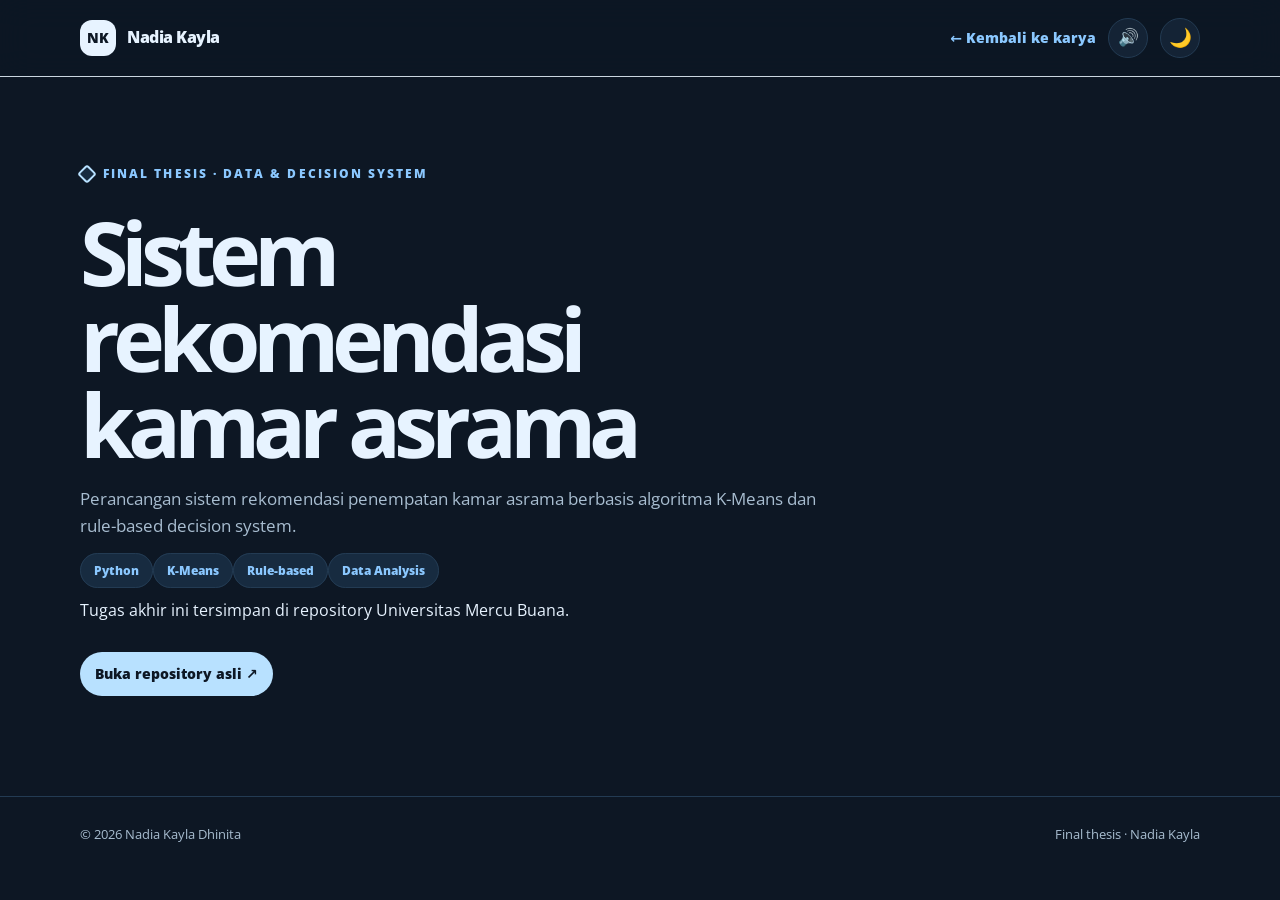
<file: portofolio-fixed/repository.html>
<!doctype html>
<html lang="id" data-theme="dark">
<head>
  <meta charset="utf-8" />
  <meta name="viewport" content="width=device-width, initial-scale=1" />
  <meta name="description" content="Final thesis: sistem rekomendasi kamar asrama berbasis K-Means, Nadia Kayla Dhinita" />
  <title>Sistem Rekomendasi Kamar Asrama — Nadia Kayla Dhinita</title>
  <script>
    (function () {
      var t = 'dark';
      try { t = localStorage.getItem('nadia-portfolio-theme') === 'light' ? 'light' : 'dark'; } catch (e) {}
      document.documentElement.setAttribute('data-theme', t);
    })();
  </script>
  <style>
    @import url('https://fonts.googleapis.com/css2?family=Open+Sans:wght@400;500;600;700;800&display=swap');
    :root { --ink:#213957; --muted:#71869c; --paper:#fbfdff; --line:#dfebf5; --blue:#73b5ef; --blue-dark:#4e8fcb; --sky:#b8e1ff; --sky-soft:#f0faff; --lavender:#e7f1ff; --card:#ffffff; --on-sky:#213957; --header-bg:rgba(251,253,255,.86); --note-border:rgba(184,225,255,.9); --shadow:0 20px 60px rgba(23,43,90,.12); --shadow-card:0 13px 32px rgba(34,71,111,.07); color-scheme:light; }
    :root[data-theme="dark"] { --ink:#e7f3ff; --muted:#a8bdd0; --paper:#0d1724; --line:#233b53; --blue:#8bc8ff; --blue-dark:#8bc8ff; --sky:#b8e1ff; --sky-soft:#172b40; --lavender:#1b3047; --card:#142335; --on-sky:#0d1724; --header-bg:rgba(13,23,36,.84); --note-border:rgba(139,200,255,.22); --shadow:0 20px 60px rgba(0,0,0,.35); --shadow-card:0 13px 32px rgba(0,0,0,.25); color-scheme:dark; }
    body { transition:background .3s ease, color .3s ease; }
    .theme-toggle { display:inline-grid; place-items:center; width:40px; height:40px; padding:0; border:1px solid var(--line); border-radius:50%; color:var(--ink); background:var(--card); cursor:pointer; transition:transform .2s ease, border-color .2s ease; }
    .theme-toggle:hover { transform:translateY(-2px); border-color:var(--blue); }
    .theme-toggle-icon { font-size:1.15rem; line-height:1; font-family:"Apple Color Emoji","Segoe UI Emoji","Noto Color Emoji",sans-serif; }
    .nav-actions { display:flex; align-items:center; gap:12px; }
    * { box-sizing:border-box; }
    html { scroll-behavior:smooth; scroll-padding-top:84px; }
    body { margin:0; color:var(--ink); background:var(--paper); font-family:"Open Sans",ui-sans-serif,system-ui,sans-serif; line-height:1.6; }
    a { color:inherit; text-decoration:none; }
    :where(a,button):focus-visible { outline:3px solid rgba(78,143,203,.45); outline-offset:4px; }
    .skip-link { position:fixed; top:10px; left:14px; z-index:10; padding:10px 14px; border-radius:999px; color:#fff; background:var(--ink); font-size:.82rem; font-weight:800; transform:translateY(-160%); transition:transform .2s ease; }
    .skip-link:focus { transform:translateY(0); }
    .wrap { width:min(1120px,calc(100% - 40px)); margin:auto; }
    header { position:sticky; top:0; z-index:5; border-bottom:1px solid rgba(223,235,245,.9); background:var(--header-bg); backdrop-filter:blur(16px); }
    nav { display:flex; align-items:center; justify-content:space-between; min-height:76px; }
    .brand { display:flex; align-items:center; gap:11px; font-weight:900; letter-spacing:-.03em; }
    .brand-mark { display:grid; place-items:center; width:36px; height:36px; color:var(--paper); background:var(--ink); border-radius:12px; font-size:.85rem; }
    .back-link, .button { display:inline-flex; align-items:center; gap:8px; color:var(--blue-dark); font-size:.88rem; font-weight:800; }
    .back-link:hover { color:var(--ink); }
    main { padding:86px 0 100px; }
    .eyebrow { display:inline-flex; align-items:center; gap:9px; color:var(--blue); font-size:.76rem; font-weight:800; letter-spacing:.17em; text-transform:uppercase; }
    .eyebrow::before { content:""; width:10px; height:10px; border:2px solid var(--sky); border-radius:3px; background:var(--sky-soft); transform:rotate(45deg); }
    h1 { max-width:760px; margin:20px 0 18px; font-size:clamp(2.8rem,7vw,5.5rem); line-height:.98; letter-spacing:-.08em; }
    .intro { max-width:760px; color:var(--muted); font-size:1.06rem; }
    .project-meta { display:flex; flex-wrap:wrap; gap:10px; margin-top:27px; }
    .meta-chip { padding:8px 13px; border:1px solid var(--line); border-radius:999px; color:var(--blue-dark); background:var(--sky-soft); font-size:.78rem; font-weight:800; }
    .gallery { display:grid; grid-template-columns:repeat(12,1fr); gap:18px; margin-top:58px; }
    .gallery-card { grid-column:span 6; padding:10px; border:1px solid var(--line); border-radius:20px; background:var(--card); box-shadow:var(--shadow-card); }
    .gallery-card a { display:block; overflow:hidden; border-radius:14px; background:var(--lavender); }
    .gallery-card img { display:block; width:100%; height:330px; object-fit:cover; object-position:center; transition:transform .35s ease; }
    .gallery-card:hover img { transform:scale(1.025); }
    .gallery-card:only-child { grid-column:span 12; }
    .gallery-card:only-child img { height:460px; }
    .gallery-caption { padding:13px 7px 4px; }
    .gallery-caption strong { display:block; font-size:.96rem; }
    .gallery-caption span { color:var(--muted); font-size:.78rem; }
    .note { margin-top:28px; padding:20px 22px; border:1px solid var(--note-border); border-radius:18px; color:var(--muted); background:var(--sky-soft); }
    .actions { display:flex; flex-wrap:wrap; gap:12px; margin-top:28px; }
    .button { padding:11px 15px; border-radius:999px; color:var(--on-sky); background:var(--sky); }
    .button:hover { color:#fff; background:var(--blue-dark); }
    footer { padding:27px 0; border-top:1px solid var(--line); color:var(--muted); font-size:.82rem; }
    footer .wrap { display:flex; justify-content:space-between; gap:20px; }
    @media (max-width:700px) { .wrap { width:min(100% - 28px,1120px); } nav { min-height:66px; } main { padding:58px 0 70px; } .gallery { gap:13px; margin-top:40px; } .gallery-card { grid-column:span 12; } .gallery-card img { height:250px; }
      .gallery-card:only-child img { height:300px; } footer .wrap { flex-direction:column; gap:4px; } }
    @media (max-width:700px) {
      nav { flex-wrap:wrap; min-height:0; padding:12px 0; row-gap:12px; }
      .nav-actions { display:contents; }
      .brand { order:1; }
      .fx-sound-toggle { order:2; margin-left:auto; }
      .theme-toggle { order:2; margin-left:8px; }
      .back-link { order:3; width:100%; justify-content:center; padding:11px 16px; border:1px solid var(--line); border-radius:999px; color:var(--ink); background:var(--card); font-size:.86rem; }
      .back-link:hover { background:var(--sky-soft); }
    }
  </style>
</head>
<body>
  <a class="skip-link" href="#main-content">Lewati ke konten utama</a>
  <header><nav class="wrap"><a class="brand" href="index.html"><span class="brand-mark">NK</span><span>Nadia Kayla</span></a><div class="nav-actions"><a class="back-link" href="index.html#work">← Kembali ke karya</a><button class="theme-toggle" type="button" aria-label="Aktifkan mode gelap" title="Mode gelap"><span class="theme-toggle-icon" aria-hidden="true">☀️</span></button></div></nav></header>
  <main id="main-content"><div class="wrap">
    <span class="eyebrow">Final thesis · Data &amp; decision system</span>
    <h1>Sistem rekomendasi kamar asrama</h1>
    <p class="intro">Perancangan sistem rekomendasi penempatan kamar asrama berbasis algoritma K-Means dan rule-based decision system.</p>
    <div class="chips"><span class="meta-chip">Python</span><span class="meta-chip">K-Means</span><span class="meta-chip">Rule-based</span><span class="meta-chip">Data Analysis</span></div>
    <div class="summary"><p>Tugas akhir ini tersimpan di repository Universitas Mercu Buana.</p></div>
    <div class="actions"><a class="button" href="https://repository.mercubuana.ac.id/103287/" target="_blank" rel="noreferrer">Buka repository asli ↗</a></div>
    
  </div></main>
  <footer><div class="wrap"><span>© 2026 Nadia Kayla Dhinita</span><span>Final thesis · Nadia Kayla</span></div></footer>
  <script>
    (function () {
      var root = document.documentElement, btn = document.querySelector('.theme-toggle');
      function apply(dark) {
        root.setAttribute('data-theme', dark ? 'dark' : 'light');
        btn.querySelector('.theme-toggle-icon').textContent = dark ? '🌙' : '☀️';
        btn.setAttribute('aria-label', dark ? 'Aktifkan mode terang' : 'Aktifkan mode gelap');
        btn.setAttribute('title', dark ? 'Mode terang' : 'Mode gelap');
        var m = document.querySelector('meta[name="theme-color"]');
        if (m) m.setAttribute('content', dark ? '#0d1724' : '#d6dee6');
      }
      apply(root.getAttribute('data-theme') === 'dark');
      btn.addEventListener('click', function () {
        var dark = root.getAttribute('data-theme') !== 'dark';
        apply(dark);
        try { localStorage.setItem('nadia-portfolio-theme', dark ? 'dark' : 'light'); } catch (e) {}
      });
    })();
  </script>
  <script src="fx.js" defer></script>
</body>
</html>
</file>
